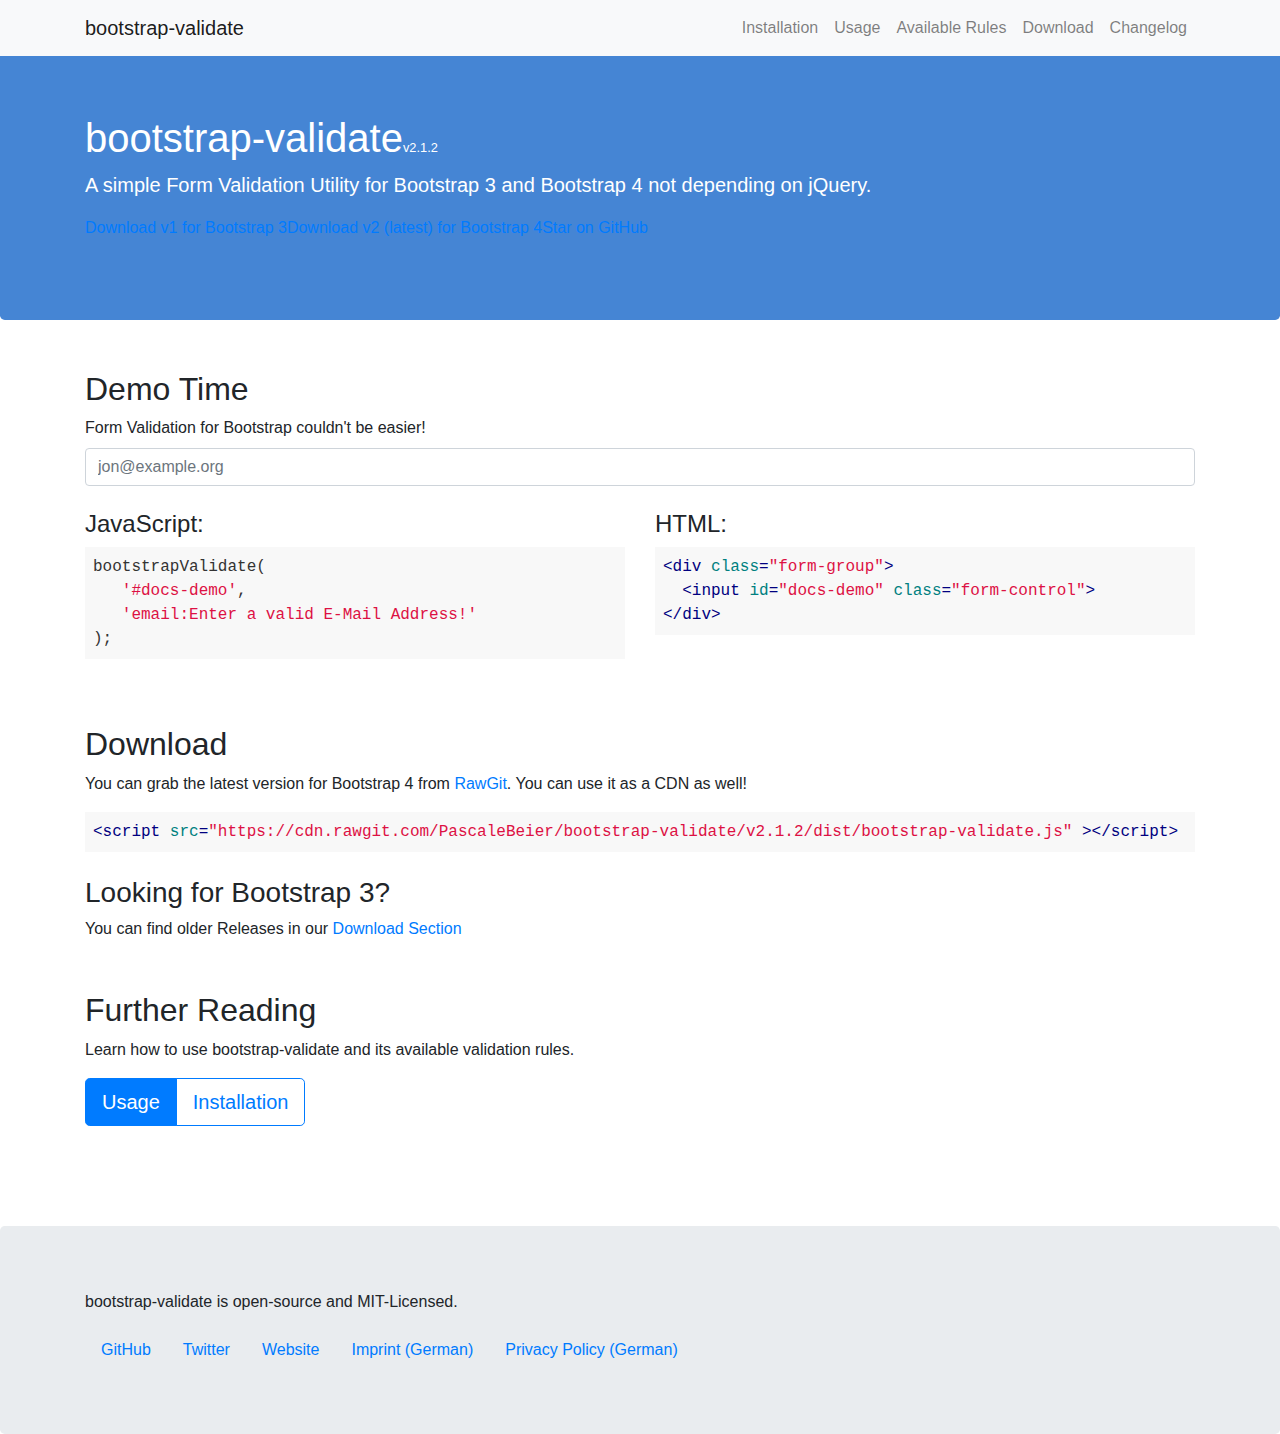
<file: bootstrap-validate/docs/index.html>
<!DOCTYPE html><html lang="en"><head><meta charset="utf-8"><meta http-equiv="x-ua-compatible" content="ie=edge"><title>Documentation: bootstrap-validate</title><meta name="description" content="A simple Form Validation Utility for Bootstrap 3 and Bootstrap 4 not depending on jQuery."><meta name="viewport" content="width=device-width, initial-scale=1.0"><meta name="keywords" content="bootstrap,bootstrap3,bootstrap4,validation,form,validate,form-validation"><link rel="stylesheet" href="assets/main.css"></head></html><body><header class="docs-header"><nav class="navbar navbar-expand-lg navbar-light bg-light fixed-top"><div class="container"><a class="navbar-brand" href="/">bootstrap-validate</a><button class="navbar-toggler" type="button" data-toggle="collapse" data-target="#mainnav" aria-expanded="false"><span class="navbar-toggler-icon"></span></button><div class="collapse navbar-collapse" id="mainnav"><ul class="navbar-nav ml-auto"><li class="nav-item"><a class="nav-link" href="installation.html">Installation</a></li><li class="nav-item"><a class="nav-link" href="usage.html">Usage</a></li><li class="nav-item"><a class="nav-link" href="rules.html">Available Rules</a></li><li class="nav-item"><a class="nav-link" href="download.html">Download</a></li><li class="nav-item"><a class="nav-link" href="changelog.html">Changelog</a></li></ul></div></div></nav><div class="jumbotron"><div class="container"><h1 class="d-inline-block">bootstrap-validate</h1><small class="d-inline-block">v2.1.2</small><p class="lead">A simple Form Validation Utility for Bootstrap 3 and Bootstrap 4 not depending on jQuery.</p><p><a class="github-button" href="https://github.com/PascaleBeier/bootstrap-validate/archive/1.0.11.zip" data-icon="octicon-cloud-download" data-size="large" aria-label="Download bootstrap-validate">Download v1 for Bootstrap 3</a><a class="github-button" href="https://github.com/PascaleBeier/bootstrap-validate/archive/v2.1.2.zip" data-icon="octicon-cloud-download" data-size="large" aria-label="Download bootstrap-validate">Download v2 (latest) for Bootstrap 4</a><a class="github-button" href="https://github.com/PascaleBeier/bootstrap-validate" data-icon="octicon-star" data-size="large" aria-label="Star bootstrap-validate on GitHub">Star on GitHub</a></p></div></div></header><main class="docs-main"><div class="container"><section><h2>Demo Time</h2><div class="form-group"><label for="docs-demo">Form Validation for Bootstrap couldn't be easier!</label><input class="form-control" id="docs-demo" placeholder="jon@example.org"></div></section><div class="row mt-4"><section class="col-md-6"><h4>JavaScript:</h4><pre><code class="javascript">bootstrapValidate(
   '#docs-demo',
   'email:Enter a valid E-Mail Address!'
);</code></pre></section><section class="col-md-6"><h4>HTML:</h4><pre><code class="html">&lt;div class="form-group"&gt;
  &lt;input id="docs-demo" class="form-control"&gt;
&lt;/div&gt;</code></pre></section></div><section><h2>Download</h2><p>You can grab the latest version for Bootstrap 4 from<a href="https://cdn.rawgit.com/PascaleBeier/bootstrap-validate/v2.1.2/dist/bootstrap-validate.js"> RawGit</a>. You can use it as a CDN as well!</p><pre class="mb-4"><code class="html">&lt;script src="https://cdn.rawgit.com/PascaleBeier/bootstrap-validate/v2.1.2/dist/bootstrap-validate.js" &gt;&lt;/script&gt;</code></pre><h3 class="mt-4">Looking for Bootstrap 3?</h3><p>You can find older Releases in our&nbsp;<a href="download.html">Download Section</a></p><section><h2>Further Reading</h2><p>Learn how to use bootstrap-validate and its available validation rules.</p><div class="btn-group btn-group-lg" role="group" aria-label="Where to get started using #{meta.name}"><a class="btn btn-primary" href="usage.html">Usage</a><a class="btn btn-outline-primary" href="installation.html">Installation</a></div></section></section></div></main><footer class="docs-footer jumbotron"><div class="container"><p>bootstrap-validate is open-source and MIT-Licensed.</p><nav class="nav nav-pills"><li class="nav-item" role="presentation"><a class="nav-link" href="https://github.com/PascaleBeier/bootstrap-validate">GitHub</a></li><li class="nav-item" role="presentation"><a class="nav-link" href="https://twitter.com/PascaleBeier">Twitter</a></li><li class="nav-item" role="presentation"><a class="nav-link" href="https://pascalebeier.de">Website</a></li><li class="nav-item" role="presentation"><a class="nav-link" href="https://pascalebeier.de/impressum">Imprint (German)</a></li><li class="nav-item" role="presentation"><a class="nav-link" href="https://pascalebeier.de/datenschutz">Privacy Policy (German)</a></li></nav></div></footer><script async defer src="https://buttons.github.io/buttons.js"></script><script src="assets/main.js"></script><script>window.ga=function(){ga.q.push(arguments)};ga.q=[];ga.l=+new Date;
ga('create','UA-68262372-6','auto');ga('send','pageview')</script><script async defer src="https://www.google-analytics.com/analytics.js"></script><script>bootstrapValidate('#docs-demo', 'email:Enter a valid E-Mail Address!')</script></body>
</file>
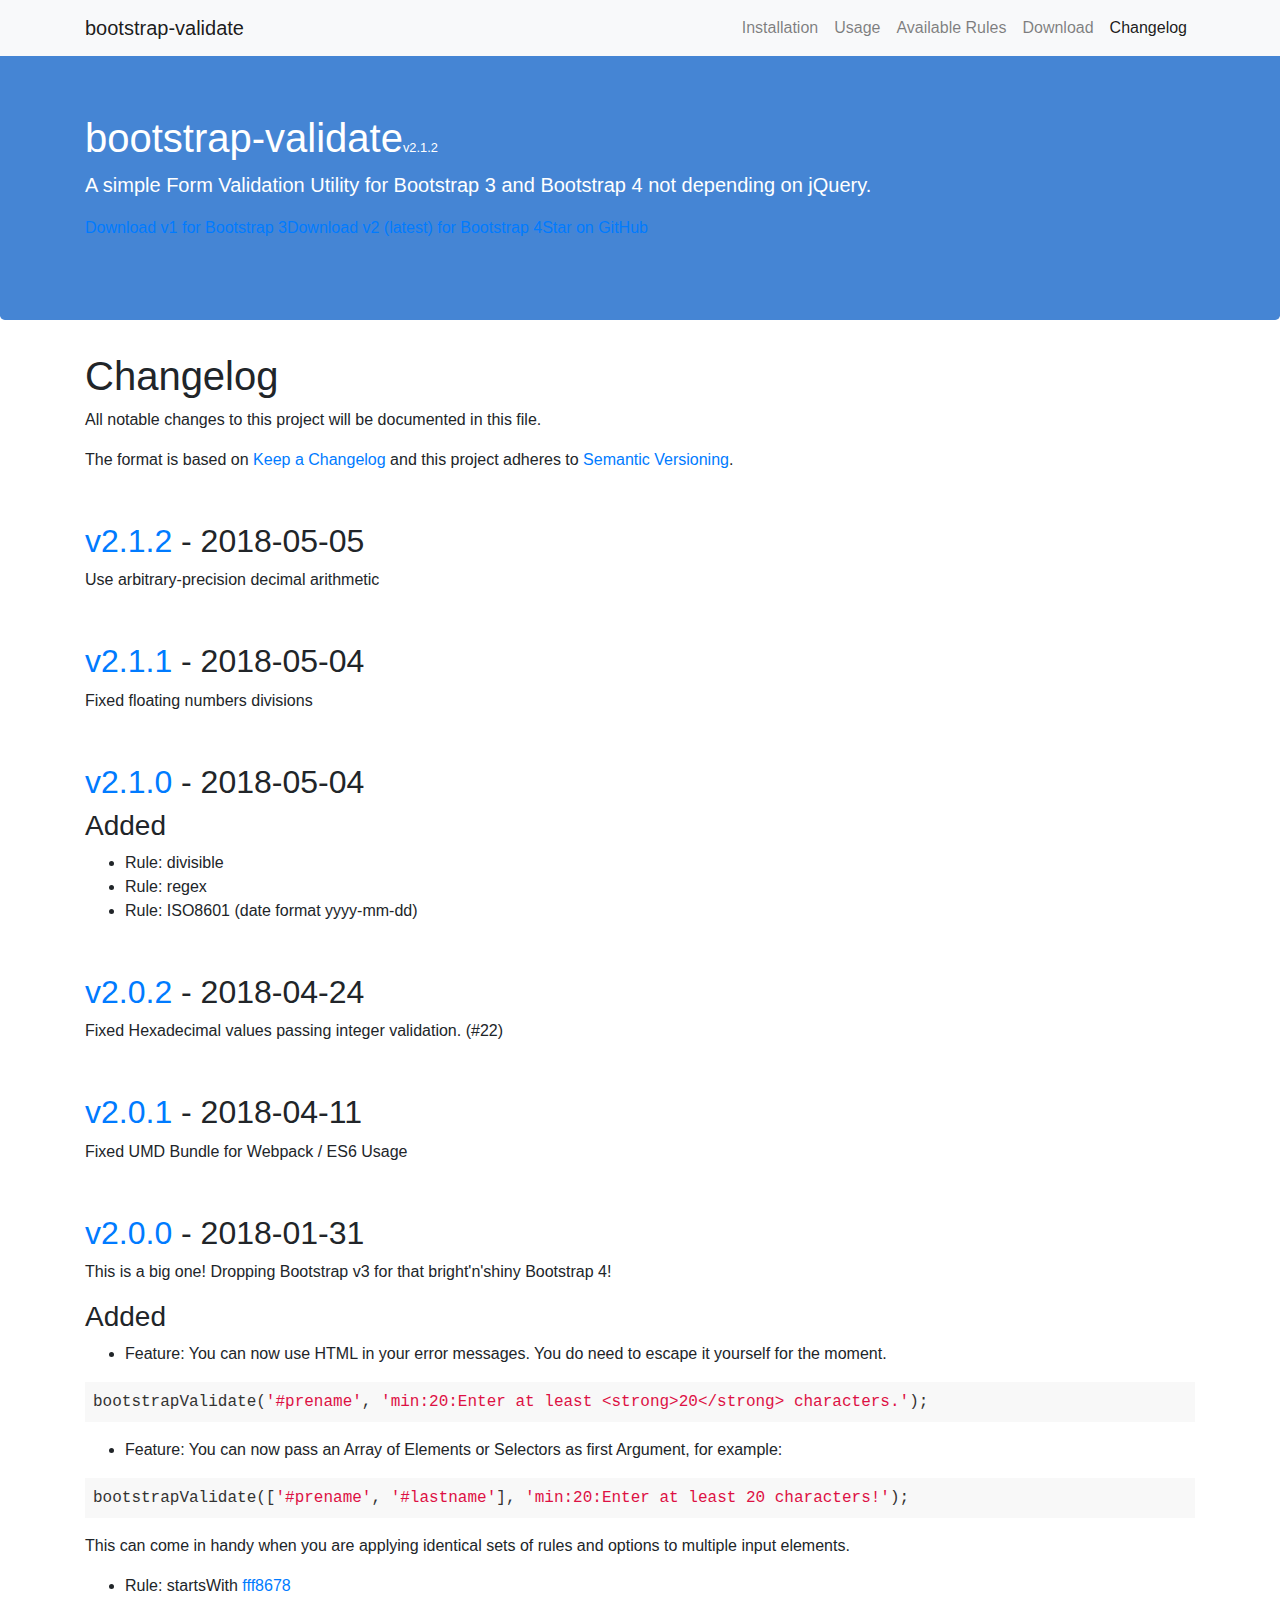
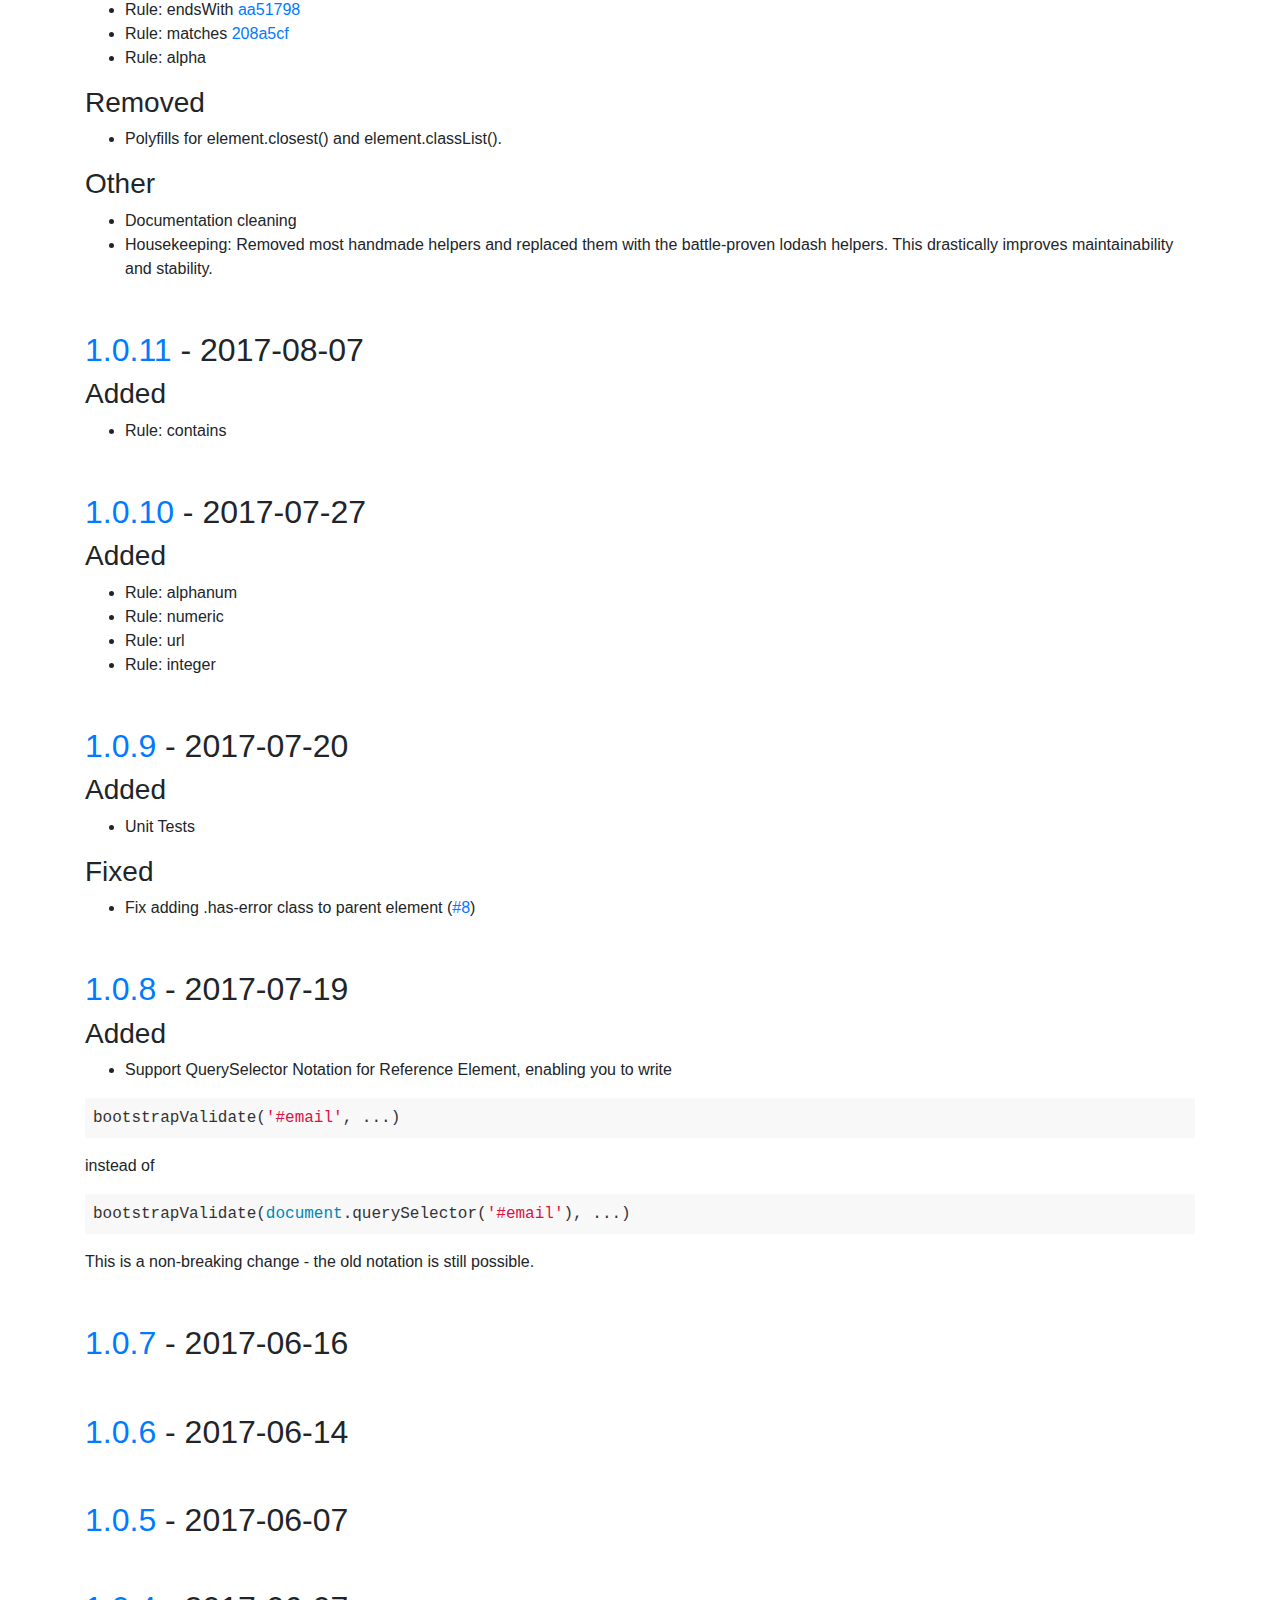
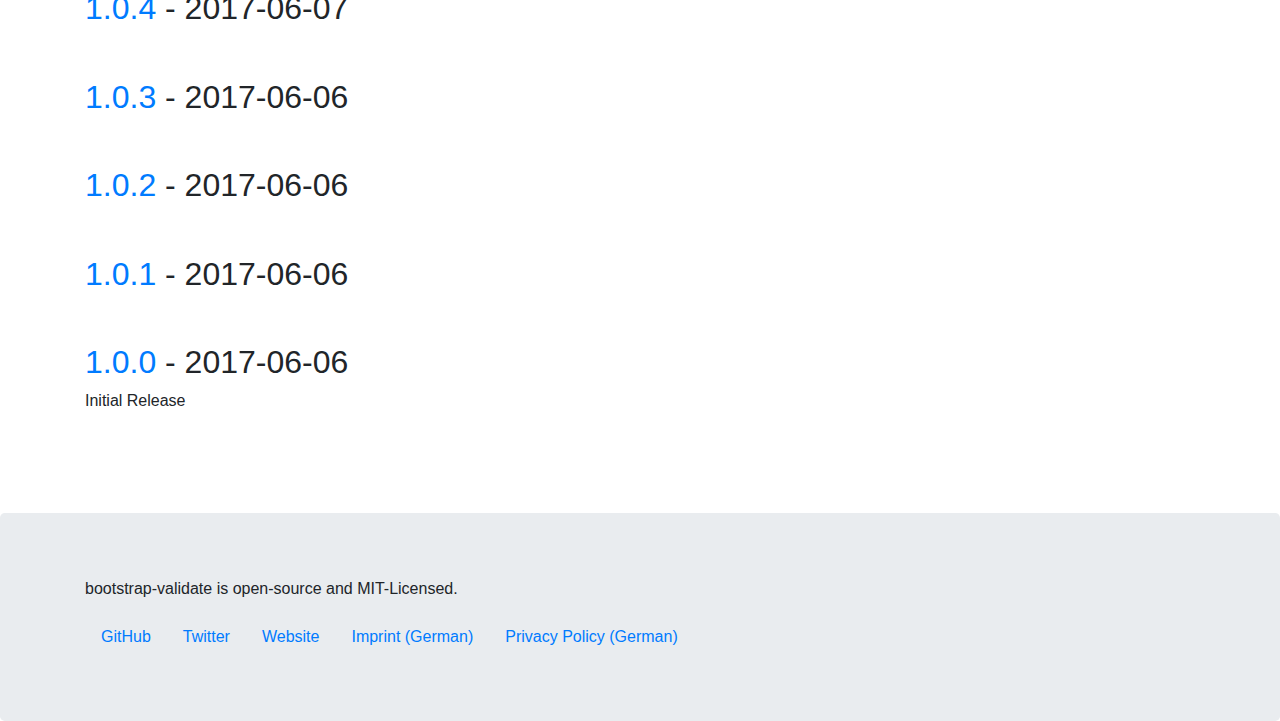
<file: bootstrap-validate/docs/changelog.html>
<!DOCTYPE html><html lang="en"><head><meta charset="utf-8"><meta http-equiv="x-ua-compatible" content="ie=edge"><title>Changelog: bootstrap-validate</title><meta name="description" content="A simple Form Validation Utility for Bootstrap 3 and Bootstrap 4 not depending on jQuery."><meta name="viewport" content="width=device-width, initial-scale=1.0"><meta name="keywords" content="bootstrap,bootstrap3,bootstrap4,validation,form,validate,form-validation"><link rel="stylesheet" href="assets/main.css"></head></html><body><header class="docs-header"><nav class="navbar navbar-expand-lg navbar-light bg-light fixed-top"><div class="container"><a class="navbar-brand" href="/">bootstrap-validate</a><button class="navbar-toggler" type="button" data-toggle="collapse" data-target="#mainnav" aria-expanded="false"><span class="navbar-toggler-icon"></span></button><div class="collapse navbar-collapse" id="mainnav"><ul class="navbar-nav ml-auto"><li class="nav-item"><a class="nav-link" href="installation.html">Installation</a></li><li class="nav-item"><a class="nav-link" href="usage.html">Usage</a></li><li class="nav-item"><a class="nav-link" href="rules.html">Available Rules</a></li><li class="nav-item"><a class="nav-link" href="download.html">Download</a></li><li class="nav-item active"><a class="nav-link" href="changelog.html">Changelog</a></li></ul></div></div></nav><div class="jumbotron"><div class="container"><h1 class="d-inline-block">bootstrap-validate</h1><small class="d-inline-block">v2.1.2</small><p class="lead">A simple Form Validation Utility for Bootstrap 3 and Bootstrap 4 not depending on jQuery.</p><p><a class="github-button" href="https://github.com/PascaleBeier/bootstrap-validate/archive/1.0.11.zip" data-icon="octicon-cloud-download" data-size="large" aria-label="Download bootstrap-validate">Download v1 for Bootstrap 3</a><a class="github-button" href="https://github.com/PascaleBeier/bootstrap-validate/archive/v2.1.2.zip" data-icon="octicon-cloud-download" data-size="large" aria-label="Download bootstrap-validate">Download v2 (latest) for Bootstrap 4</a><a class="github-button" href="https://github.com/PascaleBeier/bootstrap-validate" data-icon="octicon-star" data-size="large" aria-label="Star bootstrap-validate on GitHub">Star on GitHub</a></p></div></div></header><main class="docs-main"><div class="container"><h1>Changelog</h1>
<p>All notable changes to this project will be documented in this file.</p>
<p>The format is based on <a href="http://keepachangelog.com/en/1.0.0/">Keep a Changelog</a>
and this project adheres to <a href="http://semver.org/spec/v2.0.0.html">Semantic Versioning</a>.</p>
<h2><a href="https://github.com/PascaleBeier/bootstrap-validate/compare/v2.1.1...v2.1.2">v2.1.2</a> - 2018-05-05</h2>
<p>Use arbitrary-precision decimal arithmetic</p>
<h2><a href="https://github.com/PascaleBeier/bootstrap-validate/compare/v2.1.0...v2.1.1">v2.1.1</a> - 2018-05-04</h2>
<p>Fixed floating numbers divisions</p>
<h2><a href="https://github.com/PascaleBeier/bootstrap-validate/compare/v2.0.2...v2.1.0">v2.1.0</a> - 2018-05-04</h2>
<h3>Added</h3>
<ul>
<li>Rule: divisible</li>
<li>Rule: regex</li>
<li>Rule: ISO8601 (date format yyyy-mm-dd)</li>
</ul>
<h2><a href="https://github.com/PascaleBeier/bootstrap-validate/compare/v2.0.1...v2.0.2">v2.0.2</a> - 2018-04-24</h2>
<p>Fixed Hexadecimal values passing integer validation. (#22)</p>
<h2><a href="https://github.com/PascaleBeier/bootstrap-validate/compare/v2.0.0...v2.0.1">v2.0.1</a> - 2018-04-11</h2>
<p>Fixed UMD Bundle for Webpack / ES6 Usage</p>
<h2><a href="https://github.com/PascaleBeier/bootstrap-validate/compare/1.0.11...v2.0.0">v2.0.0</a> - 2018-01-31</h2>
<p>This is a big one! Dropping Bootstrap v3 for that bright'n'shiny Bootstrap 4!</p>
<h3>Added</h3>
<ul>
<li>Feature: You can now use HTML in your error messages. You do need to escape it yourself for the moment.</li>
</ul>
<pre><code class="language-javascript">bootstrapValidate('#prename', 'min:20:Enter at least &lt;strong&gt;20&lt;/strong&gt; characters.');
</code></pre>
<ul>
<li>Feature: You can now pass an Array of Elements or Selectors as first Argument, for example:</li>
</ul>
<pre><code class="language-javascript">bootstrapValidate(['#prename', '#lastname'], 'min:20:Enter at least 20 characters!');
</code></pre>
<p>This can come in handy when you are applying identical sets of rules and options to multiple input elements.</p>
<ul>
<li>Rule: startsWith <a href="https://github.com/PascaleBeier/bootstrap-validate/commit/fff867887914a97876ae66c0b4867d46c17a02b6">fff8678</a></li>
<li>Rule: endsWith <a href="https://github.com/PascaleBeier/bootstrap-validate/commit/aa51798fd7702183c683021a60fb8705e0306d2b">aa51798</a></li>
<li>Rule: matches <a href="https://github.com/PascaleBeier/bootstrap-validate/commit/208a5cf7ab17add9da153addcdcf90eefb9529be">208a5cf</a></li>
<li>Rule: alpha</li>
</ul>
<h3>Removed</h3>
<ul>
<li>Polyfills for element.closest() and element.classList().</li>
</ul>
<h3>Other</h3>
<ul>
<li>Documentation cleaning</li>
<li>Housekeeping: Removed most handmade helpers and replaced them with the battle-proven lodash helpers. This drastically improves maintainability and stability.</li>
</ul>
<h2><a href="https://github.com/PascaleBeier/bootstrap-validate/compare/1.0.10...1.0.11">1.0.11</a> - 2017-08-07</h2>
<h3>Added</h3>
<ul>
<li>Rule: contains</li>
</ul>
<h2><a href="https://github.com/PascaleBeier/bootstrap-validate/compare/1.0.9...1.0.10">1.0.10</a> - 2017-07-27</h2>
<h3>Added</h3>
<ul>
<li>Rule: alphanum</li>
<li>Rule: numeric</li>
<li>Rule: url</li>
<li>Rule: integer</li>
</ul>
<h2><a href="https://github.com/PascaleBeier/bootstrap-validate/compare/1.0.8...1.0.9">1.0.9</a> - 2017-07-20</h2>
<h3>Added</h3>
<ul>
<li>Unit Tests</li>
</ul>
<h3>Fixed</h3>
<ul>
<li>Fix adding .has-error class to parent element (<a href="https://github.com/PascaleBeier/bootstrap-validate/issues/8">#8</a>)</li>
</ul>
<h2><a href="https://github.com/PascaleBeier/bootstrap-validate/compare/1.0.7...1.0.8">1.0.8</a> - 2017-07-19</h2>
<h3>Added</h3>
<ul>
<li>Support QuerySelector Notation for Reference Element, enabling you to write</li>
</ul>
<pre><code class="language-js">bootstrapValidate('#email', ...)
</code></pre>
<p>instead of</p>
<pre><code class="language-js">bootstrapValidate(document.querySelector('#email'), ...)
</code></pre>
<p>This is a non-breaking change - the old notation is still possible.</p>
<h2><a href="https://github.com/PascaleBeier/bootstrap-validate/compare/1.0.6...1.0.7">1.0.7</a> - 2017-06-16</h2>
<h2><a href="https://github.com/PascaleBeier/bootstrap-validate/compare/1.0.5...1.0.6">1.0.6</a> - 2017-06-14</h2>
<h2><a href="https://github.com/PascaleBeier/bootstrap-validate/compare/1.0.4...1.0.5">1.0.5</a> - 2017-06-07</h2>
<h2><a href="https://github.com/PascaleBeier/bootstrap-validate/compare/1.0.3...1.0.4">1.0.4</a> - 2017-06-07</h2>
<h2><a href="https://github.com/PascaleBeier/bootstrap-validate/compare/1.0.2...1.0.3">1.0.3</a> - 2017-06-06</h2>
<h2><a href="https://github.com/PascaleBeier/bootstrap-validate/compare/1.0.1...1.0.2">1.0.2</a> - 2017-06-06</h2>
<h2><a href="https://github.com/PascaleBeier/bootstrap-validate/compare/1.0.0...1.0.1">1.0.1</a> - 2017-06-06</h2>
<h2><a href="https://github.com/PascaleBeier/bootstrap-validate/commit/aa4fbffa625dc389292cc1246bd04573f9371e93">1.0.0</a> - 2017-06-06</h2>
<blockquote>
<p>Initial Release</p>
</blockquote>
</div></main><footer class="docs-footer jumbotron"><div class="container"><p>bootstrap-validate is open-source and MIT-Licensed.</p><nav class="nav nav-pills"><li class="nav-item" role="presentation"><a class="nav-link" href="https://github.com/PascaleBeier/bootstrap-validate">GitHub</a></li><li class="nav-item" role="presentation"><a class="nav-link" href="https://twitter.com/PascaleBeier">Twitter</a></li><li class="nav-item" role="presentation"><a class="nav-link" href="https://pascalebeier.de">Website</a></li><li class="nav-item" role="presentation"><a class="nav-link" href="https://pascalebeier.de/impressum">Imprint (German)</a></li><li class="nav-item" role="presentation"><a class="nav-link" href="https://pascalebeier.de/datenschutz">Privacy Policy (German)</a></li></nav></div></footer><script async defer src="https://buttons.github.io/buttons.js"></script><script src="assets/main.js"></script><script>window.ga=function(){ga.q.push(arguments)};ga.q=[];ga.l=+new Date;
ga('create','UA-68262372-6','auto');ga('send','pageview')</script><script async defer src="https://www.google-analytics.com/analytics.js"></script></body>
</file>
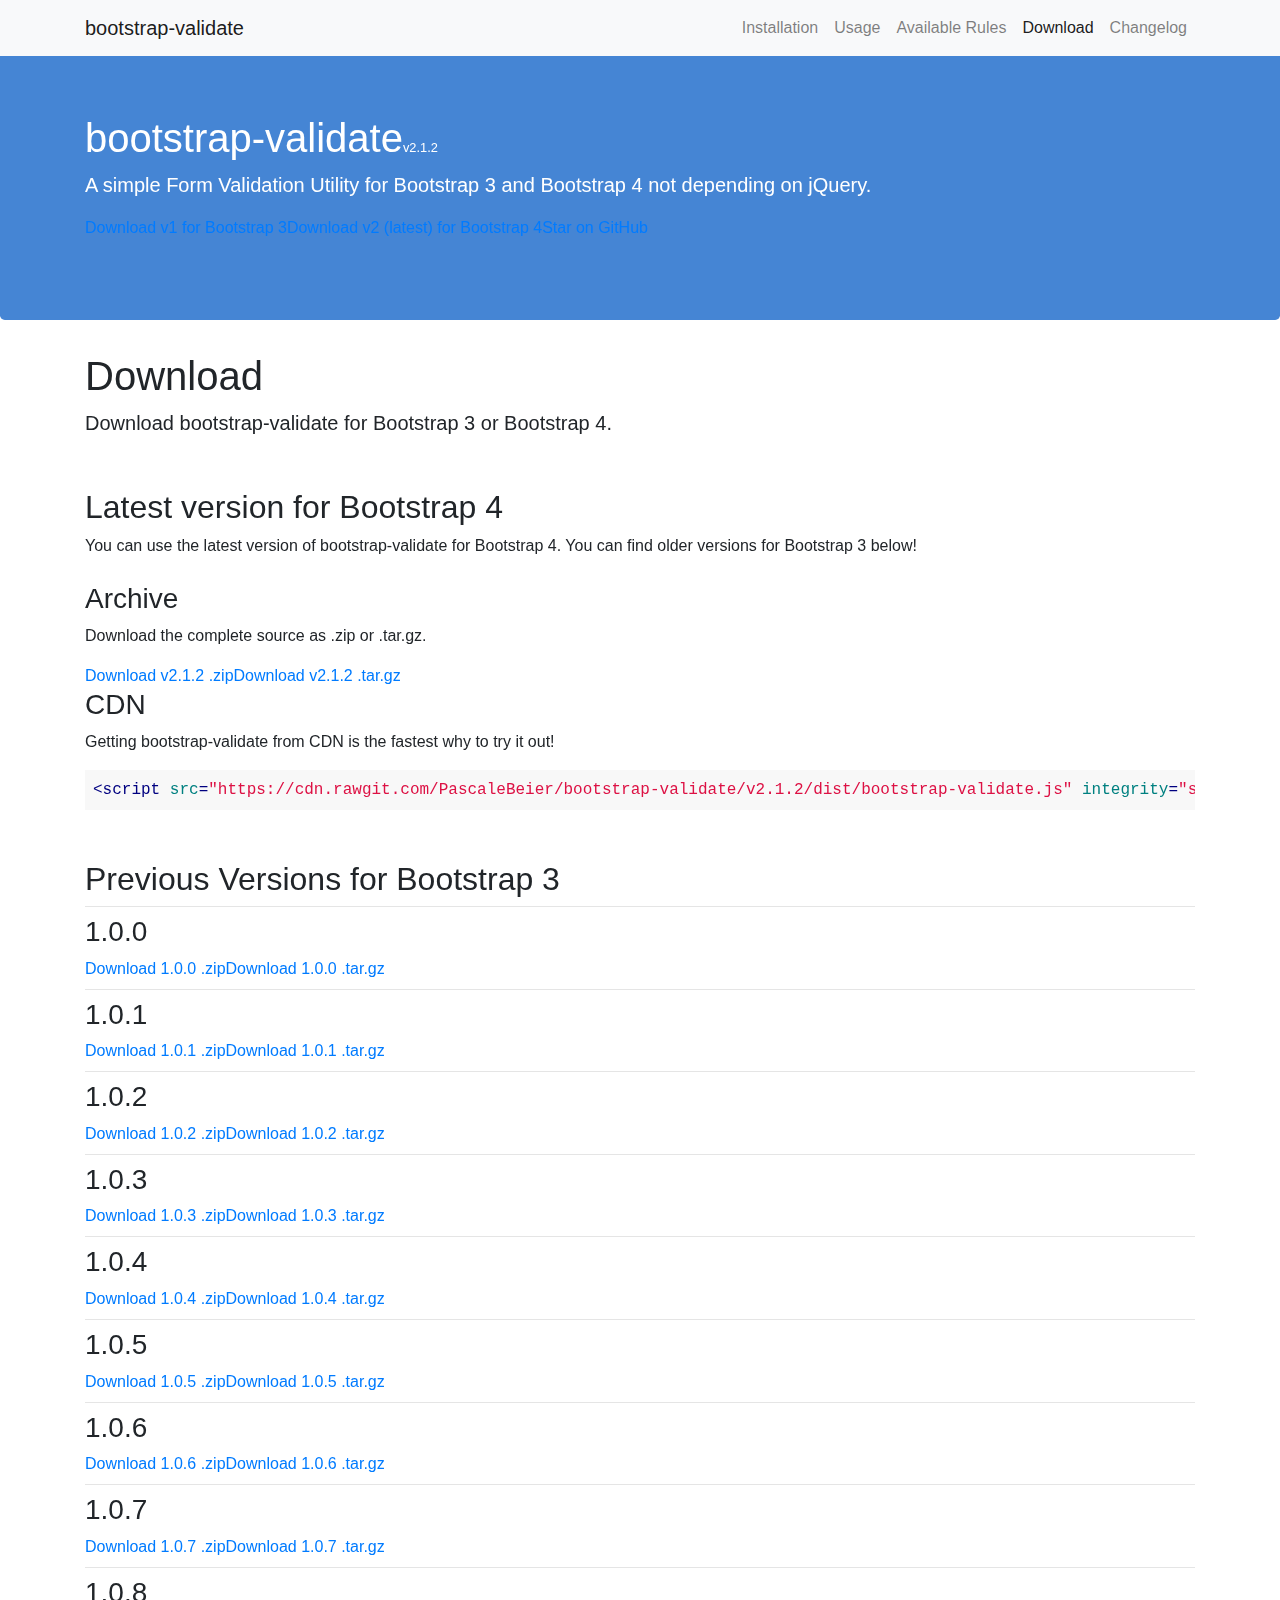
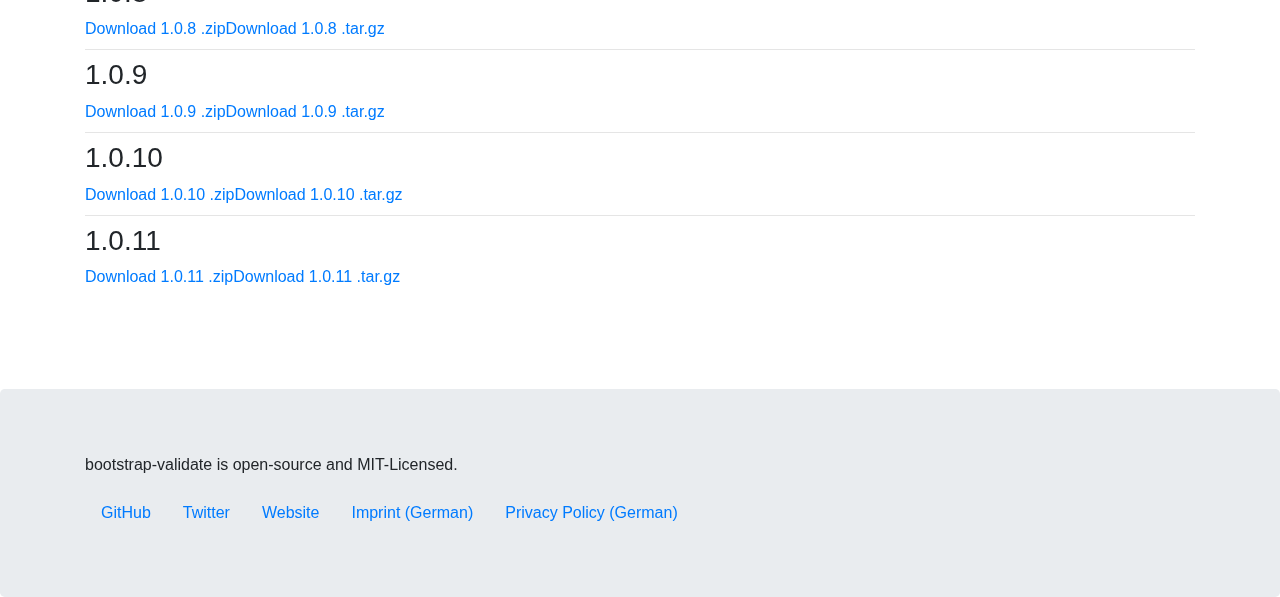
<file: bootstrap-validate/docs/download.html>
<!DOCTYPE html><html lang="en"><head><meta charset="utf-8"><meta http-equiv="x-ua-compatible" content="ie=edge"><title>Download: bootstrap-validate</title><meta name="description" content="Download bootstrap-validate for Bootstrap 3 or Bootstrap 4."><meta name="viewport" content="width=device-width, initial-scale=1.0"><meta name="keywords" content="bootstrap,bootstrap3,bootstrap4,validation,form,validate,form-validation"><link rel="stylesheet" href="assets/main.css"></head></html><body><header class="docs-header"><nav class="navbar navbar-expand-lg navbar-light bg-light fixed-top"><div class="container"><a class="navbar-brand" href="/">bootstrap-validate</a><button class="navbar-toggler" type="button" data-toggle="collapse" data-target="#mainnav" aria-expanded="false"><span class="navbar-toggler-icon"></span></button><div class="collapse navbar-collapse" id="mainnav"><ul class="navbar-nav ml-auto"><li class="nav-item"><a class="nav-link" href="installation.html">Installation</a></li><li class="nav-item"><a class="nav-link" href="usage.html">Usage</a></li><li class="nav-item"><a class="nav-link" href="rules.html">Available Rules</a></li><li class="nav-item active"><a class="nav-link" href="download.html">Download</a></li><li class="nav-item"><a class="nav-link" href="changelog.html">Changelog</a></li></ul></div></div></nav><div class="jumbotron"><div class="container"><h1 class="d-inline-block">bootstrap-validate</h1><small class="d-inline-block">v2.1.2</small><p class="lead">A simple Form Validation Utility for Bootstrap 3 and Bootstrap 4 not depending on jQuery.</p><p><a class="github-button" href="https://github.com/PascaleBeier/bootstrap-validate/archive/1.0.11.zip" data-icon="octicon-cloud-download" data-size="large" aria-label="Download bootstrap-validate">Download v1 for Bootstrap 3</a><a class="github-button" href="https://github.com/PascaleBeier/bootstrap-validate/archive/v2.1.2.zip" data-icon="octicon-cloud-download" data-size="large" aria-label="Download bootstrap-validate">Download v2 (latest) for Bootstrap 4</a><a class="github-button" href="https://github.com/PascaleBeier/bootstrap-validate" data-icon="octicon-star" data-size="large" aria-label="Star bootstrap-validate on GitHub">Star on GitHub</a></p></div></div></header><main class="docs-main"><div class="container"><h1 class="page-header">Download</h1><p class="lead">Download bootstrap-validate for Bootstrap 3 or Bootstrap 4.</p><h2>Latest version for Bootstrap 4</h2><p class="mb-4">You can use the latest version of bootstrap-validate for Bootstrap 4. You can find older versions for Bootstrap 3 below!</p><h3>Archive</h3><p>Download the complete source as .zip or .tar.gz.</p><a class="github-button" href="https://github.com/PascaleBeier/bootstrap-validate/archive/v2.1.2.zip" data-icon="octicon-cloud-download">Download v2.1.2 .zip</a><a class="github-button" href="https://github.com/PascaleBeier/bootstrap-validate/archive/v2.1.2.tar.gz" data-icon="octicon-cloud-download">Download v2.1.2 .tar.gz</a><h3>CDN</h3><p>Getting bootstrap-validate from CDN is the fastest why to try it out!</p><pre><code class="html">&lt;script src="https://cdn.rawgit.com/PascaleBeier/bootstrap-validate/v2.1.2/dist/bootstrap-validate.js" integrity="sha384-Mdg4vWje/mL9Q7zo0ThF20z6u2qkn4F2+2/0hUzYqhV7jAQVyhuerLUbplu63KuK" crossorigin="anonymous"&gt;&lt;/script&gt;</code></pre><h2>Previous Versions for Bootstrap 3</h2><hr class="my-2"><h3>1.0.0</h3><a class="github-button" href="https://github.com/PascaleBeier/bootstrap-validate/archive/1.0.0.zip" data-icon="octicon-cloud-download">Download 1.0.0 .zip</a><a class="github-button" href="https://github.com/PascaleBeier/bootstrap-validate/archive/1.0.0.tar.gz" data-icon="octicon-cloud-download">Download 1.0.0 .tar.gz</a><hr class="my-2"><h3>1.0.1</h3><a class="github-button" href="https://github.com/PascaleBeier/bootstrap-validate/archive/1.0.1.zip" data-icon="octicon-cloud-download">Download 1.0.1 .zip</a><a class="github-button" href="https://github.com/PascaleBeier/bootstrap-validate/archive/1.0.1.tar.gz" data-icon="octicon-cloud-download">Download 1.0.1 .tar.gz</a><hr class="my-2"><h3>1.0.2</h3><a class="github-button" href="https://github.com/PascaleBeier/bootstrap-validate/archive/1.0.2.zip" data-icon="octicon-cloud-download">Download 1.0.2 .zip</a><a class="github-button" href="https://github.com/PascaleBeier/bootstrap-validate/archive/1.0.2.tar.gz" data-icon="octicon-cloud-download">Download 1.0.2 .tar.gz</a><hr class="my-2"><h3>1.0.3</h3><a class="github-button" href="https://github.com/PascaleBeier/bootstrap-validate/archive/1.0.3.zip" data-icon="octicon-cloud-download">Download 1.0.3 .zip</a><a class="github-button" href="https://github.com/PascaleBeier/bootstrap-validate/archive/1.0.3.tar.gz" data-icon="octicon-cloud-download">Download 1.0.3 .tar.gz</a><hr class="my-2"><h3>1.0.4</h3><a class="github-button" href="https://github.com/PascaleBeier/bootstrap-validate/archive/1.0.4.zip" data-icon="octicon-cloud-download">Download 1.0.4 .zip</a><a class="github-button" href="https://github.com/PascaleBeier/bootstrap-validate/archive/1.0.4.tar.gz" data-icon="octicon-cloud-download">Download 1.0.4 .tar.gz</a><hr class="my-2"><h3>1.0.5</h3><a class="github-button" href="https://github.com/PascaleBeier/bootstrap-validate/archive/1.0.5.zip" data-icon="octicon-cloud-download">Download 1.0.5 .zip</a><a class="github-button" href="https://github.com/PascaleBeier/bootstrap-validate/archive/1.0.5.tar.gz" data-icon="octicon-cloud-download">Download 1.0.5 .tar.gz</a><hr class="my-2"><h3>1.0.6</h3><a class="github-button" href="https://github.com/PascaleBeier/bootstrap-validate/archive/1.0.6.zip" data-icon="octicon-cloud-download">Download 1.0.6 .zip</a><a class="github-button" href="https://github.com/PascaleBeier/bootstrap-validate/archive/1.0.6.tar.gz" data-icon="octicon-cloud-download">Download 1.0.6 .tar.gz</a><hr class="my-2"><h3>1.0.7</h3><a class="github-button" href="https://github.com/PascaleBeier/bootstrap-validate/archive/1.0.7.zip" data-icon="octicon-cloud-download">Download 1.0.7 .zip</a><a class="github-button" href="https://github.com/PascaleBeier/bootstrap-validate/archive/1.0.7.tar.gz" data-icon="octicon-cloud-download">Download 1.0.7 .tar.gz</a><hr class="my-2"><h3>1.0.8</h3><a class="github-button" href="https://github.com/PascaleBeier/bootstrap-validate/archive/1.0.8.zip" data-icon="octicon-cloud-download">Download 1.0.8 .zip</a><a class="github-button" href="https://github.com/PascaleBeier/bootstrap-validate/archive/1.0.8.tar.gz" data-icon="octicon-cloud-download">Download 1.0.8 .tar.gz</a><hr class="my-2"><h3>1.0.9</h3><a class="github-button" href="https://github.com/PascaleBeier/bootstrap-validate/archive/1.0.9.zip" data-icon="octicon-cloud-download">Download 1.0.9 .zip</a><a class="github-button" href="https://github.com/PascaleBeier/bootstrap-validate/archive/1.0.9.tar.gz" data-icon="octicon-cloud-download">Download 1.0.9 .tar.gz</a><hr class="my-2"><h3>1.0.10</h3><a class="github-button" href="https://github.com/PascaleBeier/bootstrap-validate/archive/1.0.10.zip" data-icon="octicon-cloud-download">Download 1.0.10 .zip</a><a class="github-button" href="https://github.com/PascaleBeier/bootstrap-validate/archive/1.0.10.tar.gz" data-icon="octicon-cloud-download">Download 1.0.10 .tar.gz</a><hr class="my-2"><h3>1.0.11</h3><a class="github-button" href="https://github.com/PascaleBeier/bootstrap-validate/archive/1.0.11.zip" data-icon="octicon-cloud-download">Download 1.0.11 .zip</a><a class="github-button" href="https://github.com/PascaleBeier/bootstrap-validate/archive/1.0.11.tar.gz" data-icon="octicon-cloud-download">Download 1.0.11 .tar.gz</a></div></main><footer class="docs-footer jumbotron"><div class="container"><p>bootstrap-validate is open-source and MIT-Licensed.</p><nav class="nav nav-pills"><li class="nav-item" role="presentation"><a class="nav-link" href="https://github.com/PascaleBeier/bootstrap-validate">GitHub</a></li><li class="nav-item" role="presentation"><a class="nav-link" href="https://twitter.com/PascaleBeier">Twitter</a></li><li class="nav-item" role="presentation"><a class="nav-link" href="https://pascalebeier.de">Website</a></li><li class="nav-item" role="presentation"><a class="nav-link" href="https://pascalebeier.de/impressum">Imprint (German)</a></li><li class="nav-item" role="presentation"><a class="nav-link" href="https://pascalebeier.de/datenschutz">Privacy Policy (German)</a></li></nav></div></footer><script async defer src="https://buttons.github.io/buttons.js"></script><script src="assets/main.js"></script><script>window.ga=function(){ga.q.push(arguments)};ga.q=[];ga.l=+new Date;
ga('create','UA-68262372-6','auto');ga('send','pageview')</script><script async defer src="https://www.google-analytics.com/analytics.js"></script></body>
</file>
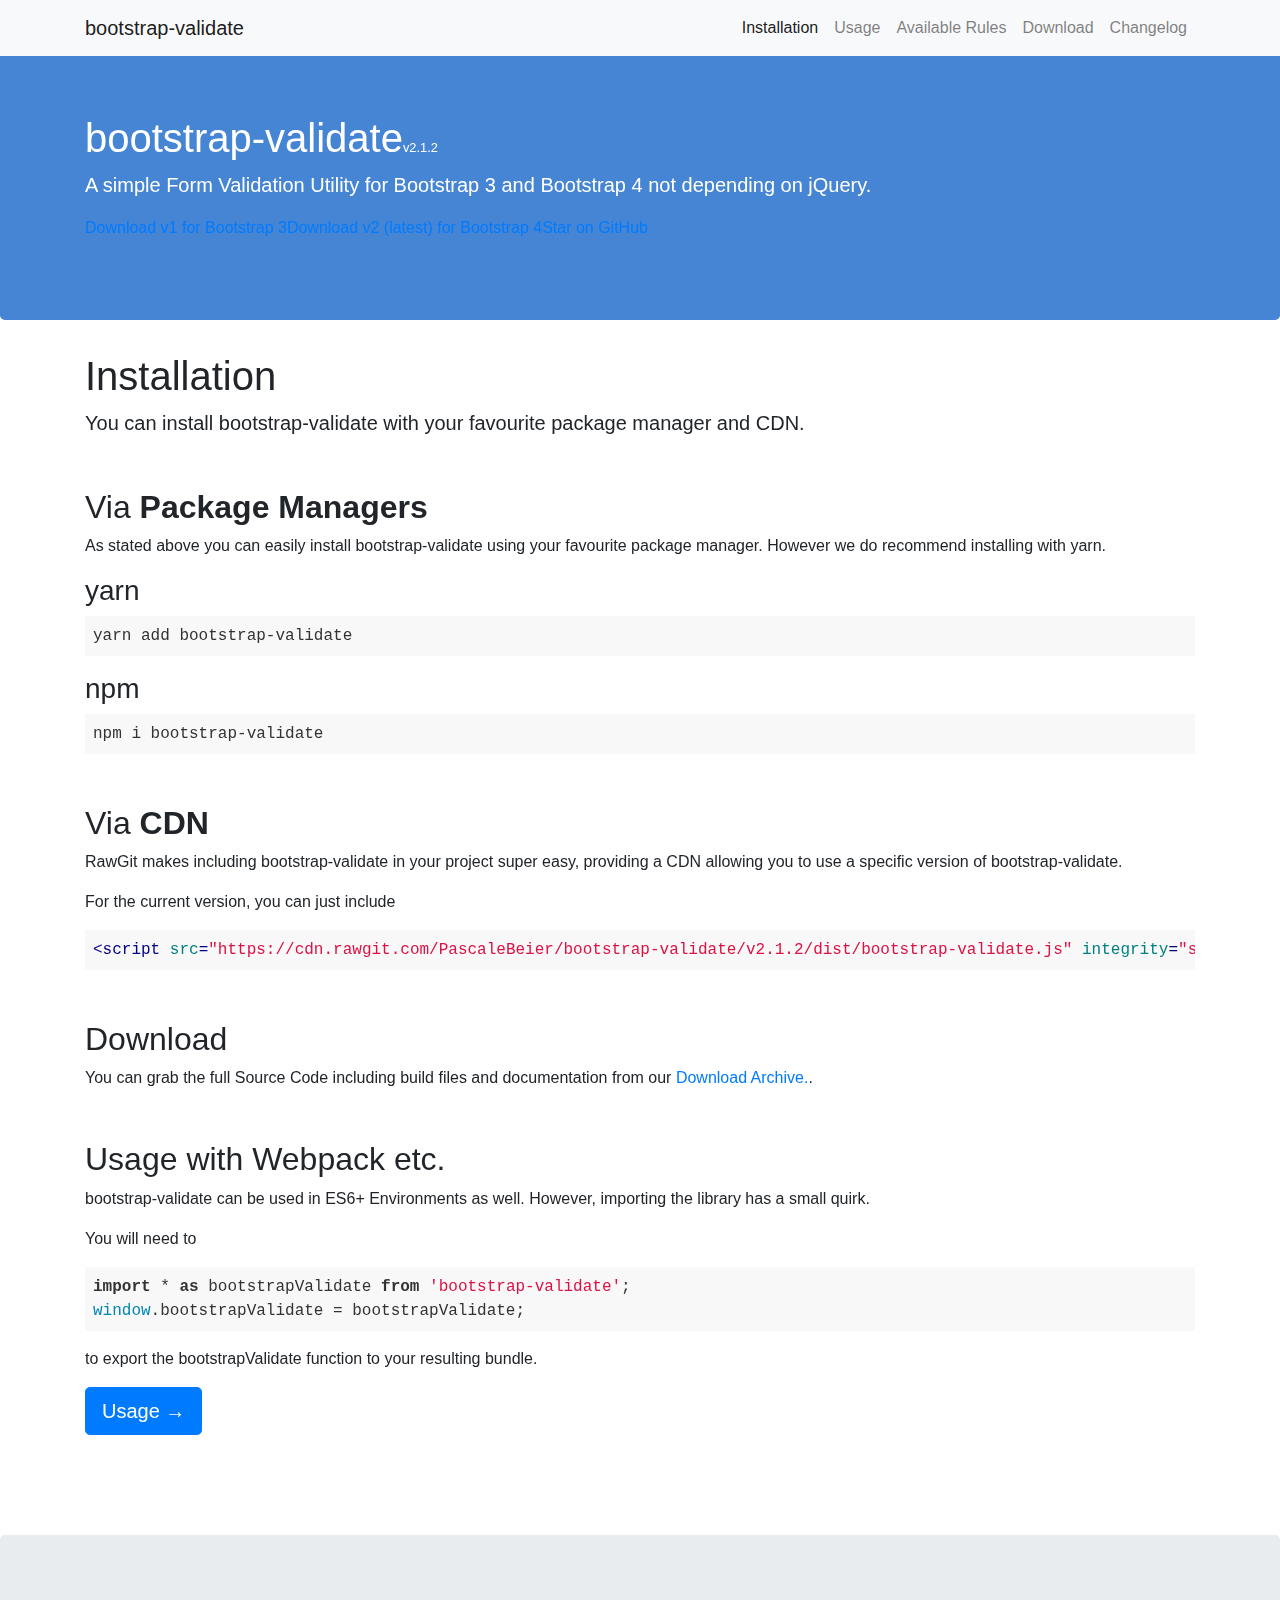
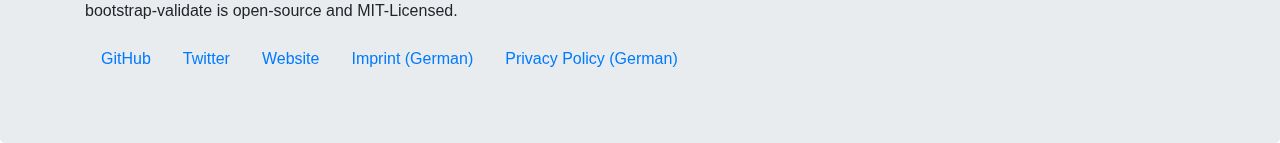
<file: bootstrap-validate/docs/installation.html>
<!DOCTYPE html><html lang="en"><head><meta charset="utf-8"><meta http-equiv="x-ua-compatible" content="ie=edge"><title>Installation: bootstrap-validate</title><meta name="description" content="You can install bootstrap-validate with your favourite package manager and CDN."><meta name="viewport" content="width=device-width, initial-scale=1.0"><meta name="keywords" content="bootstrap,bootstrap3,bootstrap4,validation,form,validate,form-validation"><link rel="stylesheet" href="assets/main.css"></head></html><body><header class="docs-header"><nav class="navbar navbar-expand-lg navbar-light bg-light fixed-top"><div class="container"><a class="navbar-brand" href="/">bootstrap-validate</a><button class="navbar-toggler" type="button" data-toggle="collapse" data-target="#mainnav" aria-expanded="false"><span class="navbar-toggler-icon"></span></button><div class="collapse navbar-collapse" id="mainnav"><ul class="navbar-nav ml-auto"><li class="nav-item active"><a class="nav-link" href="installation.html">Installation</a></li><li class="nav-item"><a class="nav-link" href="usage.html">Usage</a></li><li class="nav-item"><a class="nav-link" href="rules.html">Available Rules</a></li><li class="nav-item"><a class="nav-link" href="download.html">Download</a></li><li class="nav-item"><a class="nav-link" href="changelog.html">Changelog</a></li></ul></div></div></nav><div class="jumbotron"><div class="container"><h1 class="d-inline-block">bootstrap-validate</h1><small class="d-inline-block">v2.1.2</small><p class="lead">A simple Form Validation Utility for Bootstrap 3 and Bootstrap 4 not depending on jQuery.</p><p><a class="github-button" href="https://github.com/PascaleBeier/bootstrap-validate/archive/1.0.11.zip" data-icon="octicon-cloud-download" data-size="large" aria-label="Download bootstrap-validate">Download v1 for Bootstrap 3</a><a class="github-button" href="https://github.com/PascaleBeier/bootstrap-validate/archive/v2.1.2.zip" data-icon="octicon-cloud-download" data-size="large" aria-label="Download bootstrap-validate">Download v2 (latest) for Bootstrap 4</a><a class="github-button" href="https://github.com/PascaleBeier/bootstrap-validate" data-icon="octicon-star" data-size="large" aria-label="Star bootstrap-validate on GitHub">Star on GitHub</a></p></div></div></header><main class="docs-main"><div class="container"><h1 class="page-header">Installation</h1><p class="lead">You can install bootstrap-validate with your favourite package manager and CDN.</p><h2>Via<strong>   Package Managers</strong></h2><p>As stated above you can easily install bootstrap-validate using your favourite package manager. However we do recommend installing with yarn.</p><h3>yarn</h3><pre><code class="bash">yarn add bootstrap-validate</code></pre><h3>npm</h3><pre><code class="bash">npm i bootstrap-validate</code></pre><h2>Via<strong>   CDN</strong></h2><p>RawGit makes including bootstrap-validate in your project super easy, providing a CDN allowing you to use a specific version of bootstrap-validate.</p><p>For the current version, you can just include</p><pre><code class="html">&lt;script src="https://cdn.rawgit.com/PascaleBeier/bootstrap-validate/v2.1.2/dist/bootstrap-validate.js" integrity="sha384-Mdg4vWje/mL9Q7zo0ThF20z6u2qkn4F2+2/0hUzYqhV7jAQVyhuerLUbplu63KuK" crossorigin="anonymous"&gt;&lt;/script&gt;</code></pre><h2>Download</h2><p>You can grab the full Source Code including build files and documentation from our&nbsp;<a href="download.html">Download Archive.</a>.</p><h2>Usage with Webpack etc.</h2><p>bootstrap-validate can be used in ES6+ Environments as well. However, importing the library has a small quirk.</p><p>You will need to</p><pre><code class="javascript">import * as bootstrapValidate from 'bootstrap-validate';
window.bootstrapValidate = bootstrapValidate;</code></pre><p>to export the bootstrapValidate function to your resulting bundle.</p><a class="btn btn-lg btn-primary pull-right" href="usage.html">Usage →</a></div></main><footer class="docs-footer jumbotron"><div class="container"><p>bootstrap-validate is open-source and MIT-Licensed.</p><nav class="nav nav-pills"><li class="nav-item" role="presentation"><a class="nav-link" href="https://github.com/PascaleBeier/bootstrap-validate">GitHub</a></li><li class="nav-item" role="presentation"><a class="nav-link" href="https://twitter.com/PascaleBeier">Twitter</a></li><li class="nav-item" role="presentation"><a class="nav-link" href="https://pascalebeier.de">Website</a></li><li class="nav-item" role="presentation"><a class="nav-link" href="https://pascalebeier.de/impressum">Imprint (German)</a></li><li class="nav-item" role="presentation"><a class="nav-link" href="https://pascalebeier.de/datenschutz">Privacy Policy (German)</a></li></nav></div></footer><script async defer src="https://buttons.github.io/buttons.js"></script><script src="assets/main.js"></script><script>window.ga=function(){ga.q.push(arguments)};ga.q=[];ga.l=+new Date;
ga('create','UA-68262372-6','auto');ga('send','pageview')</script><script async defer src="https://www.google-analytics.com/analytics.js"></script></body>
</file>
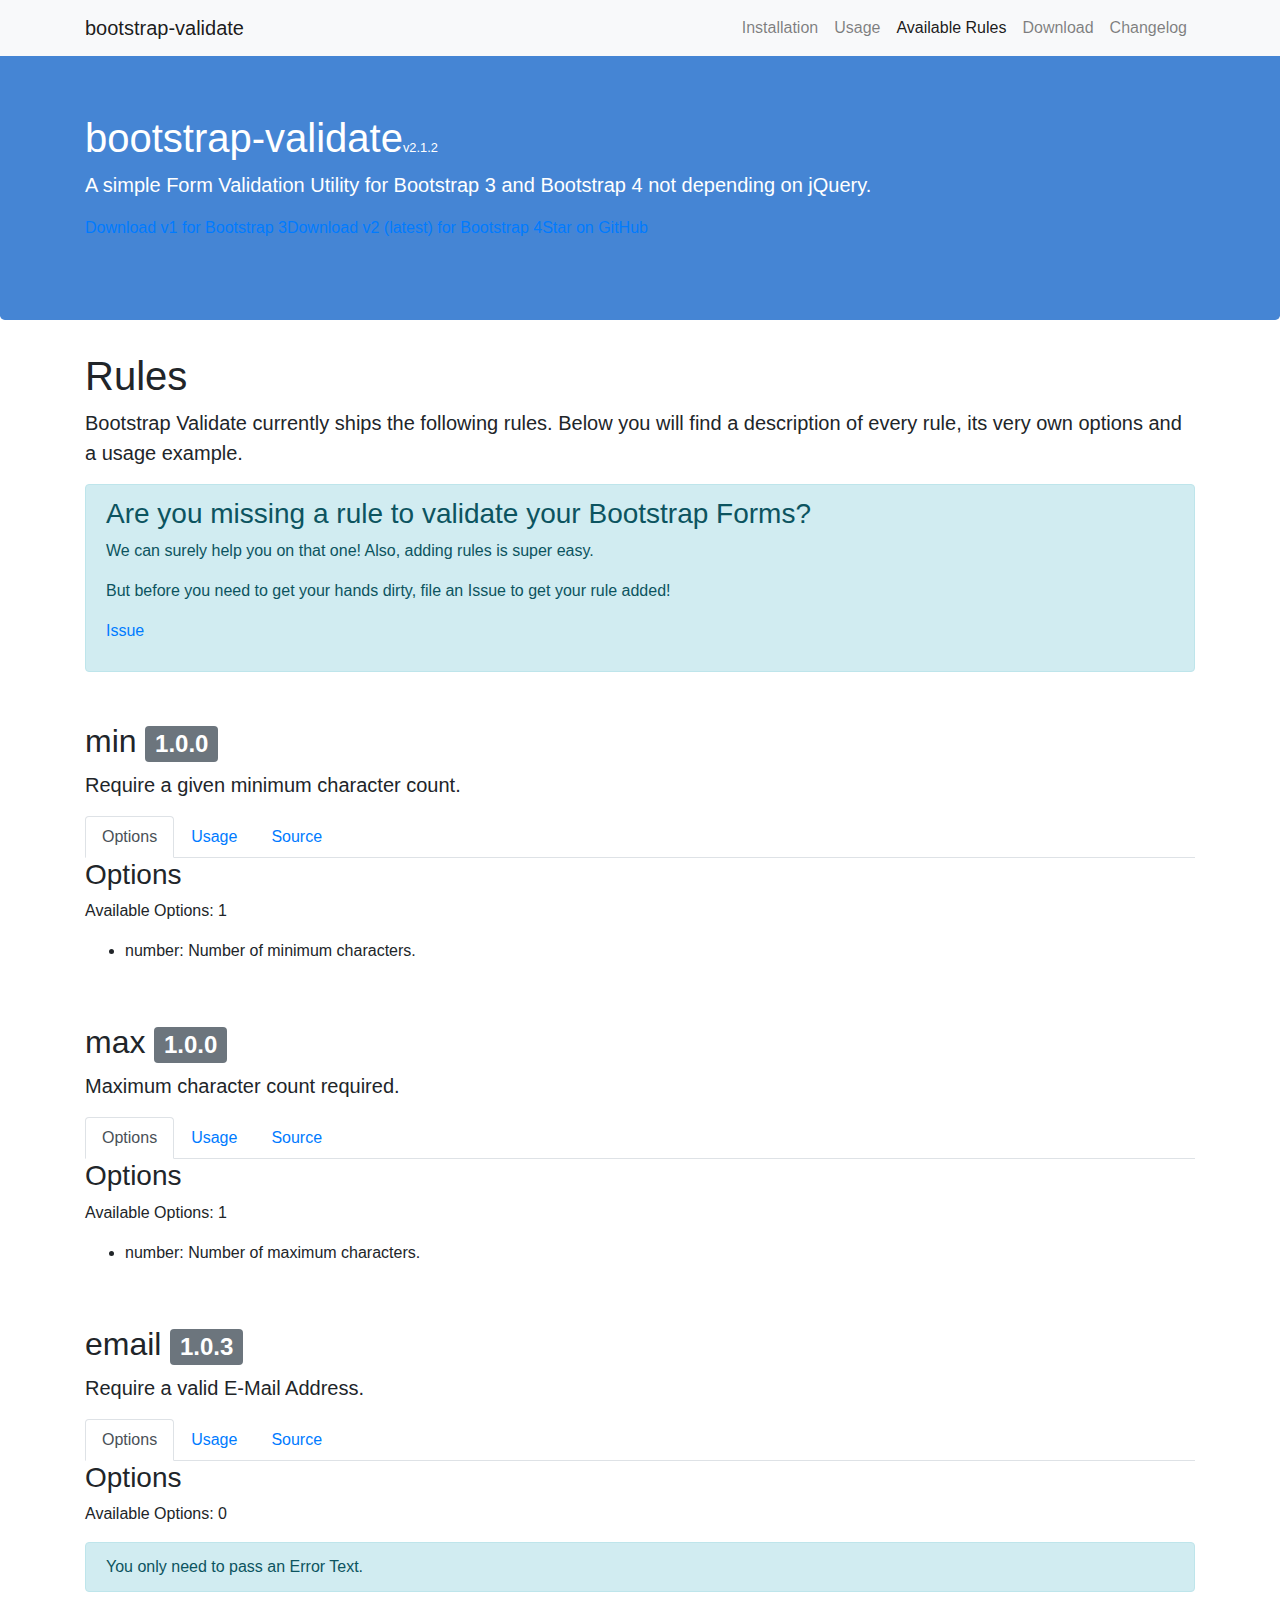
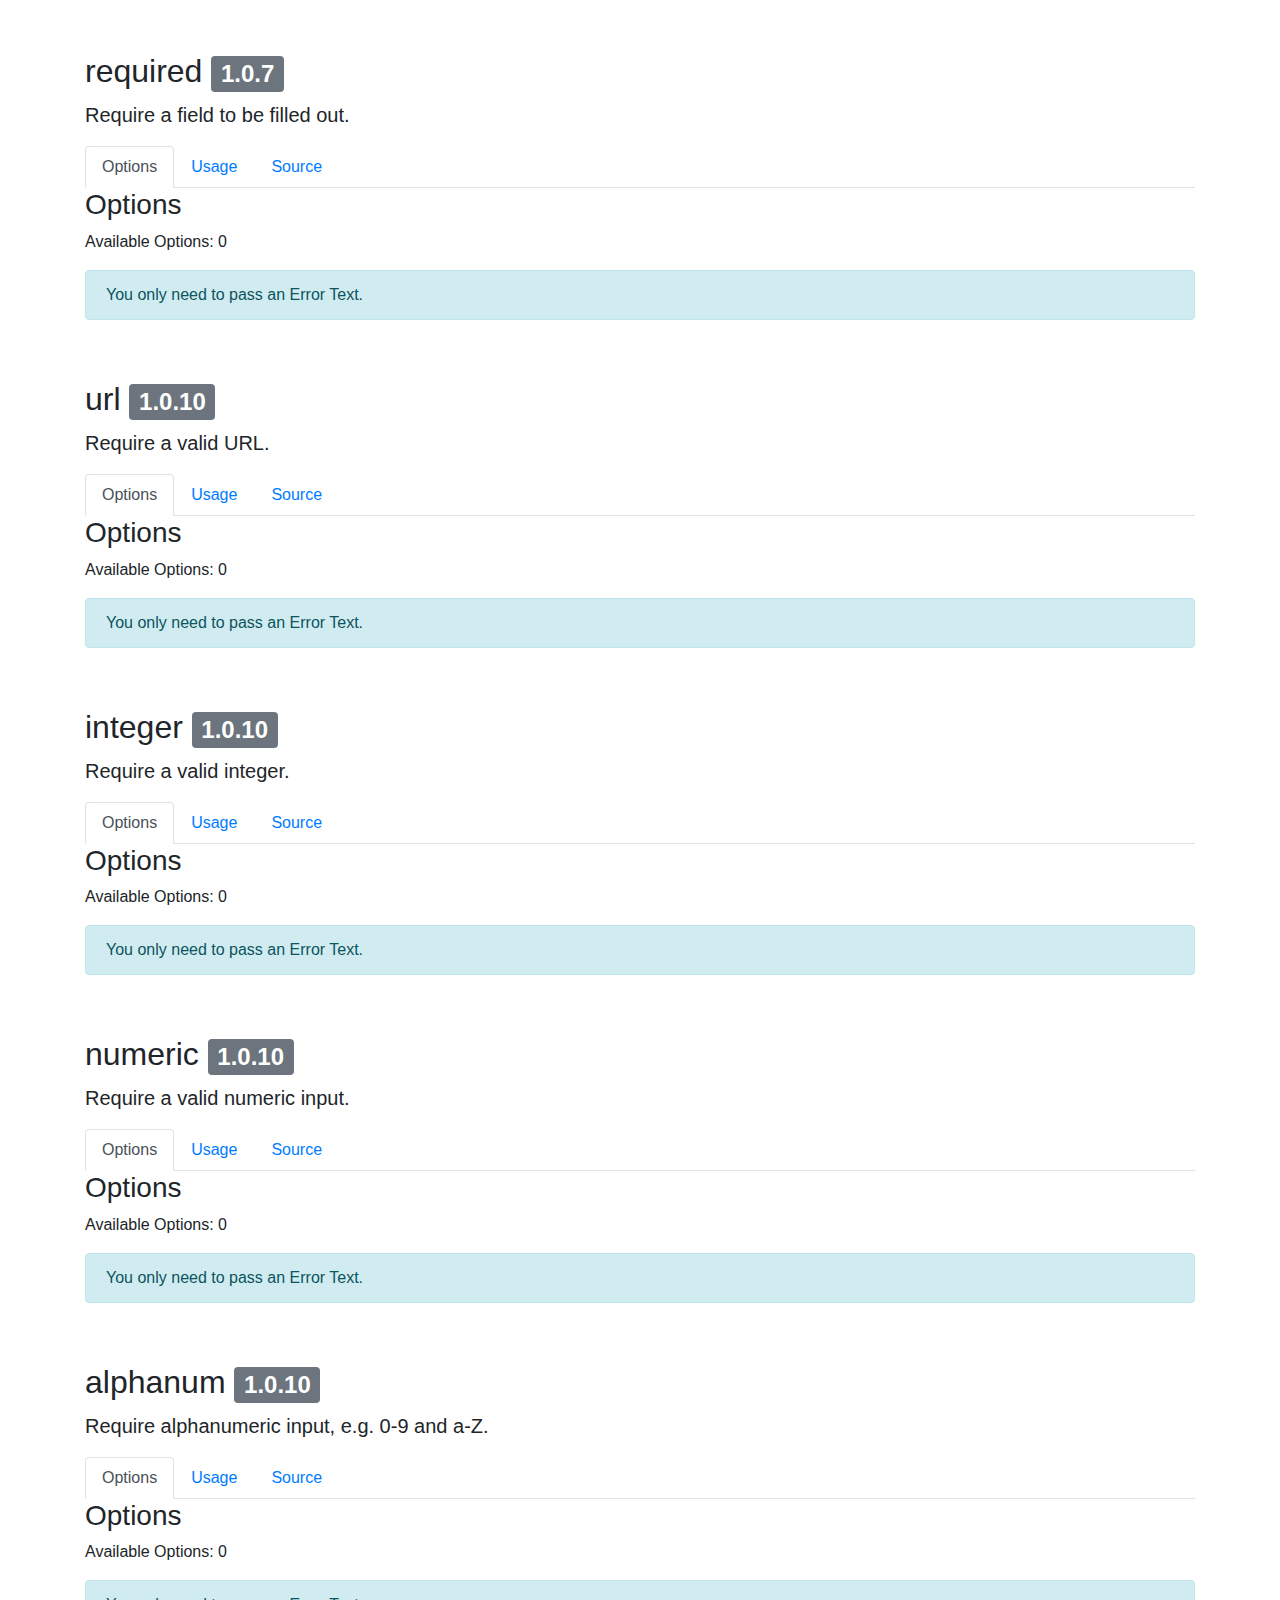
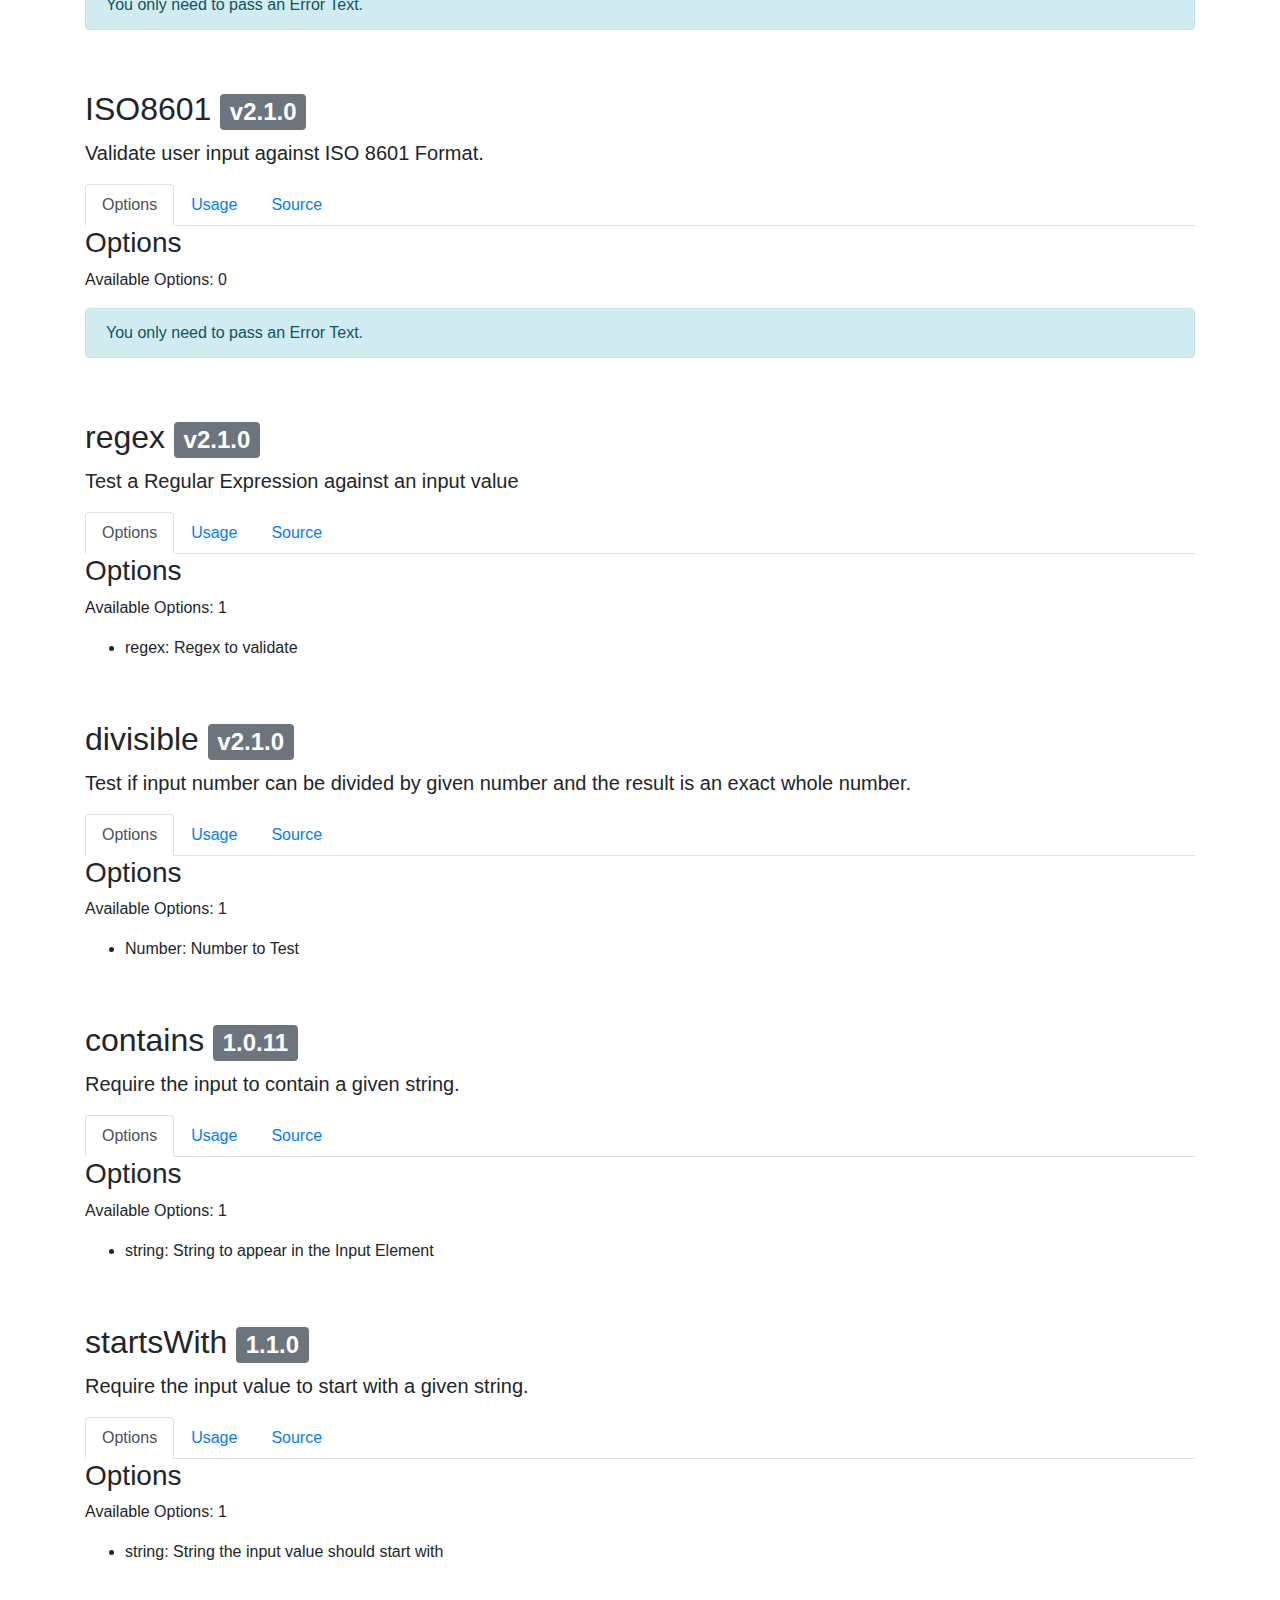
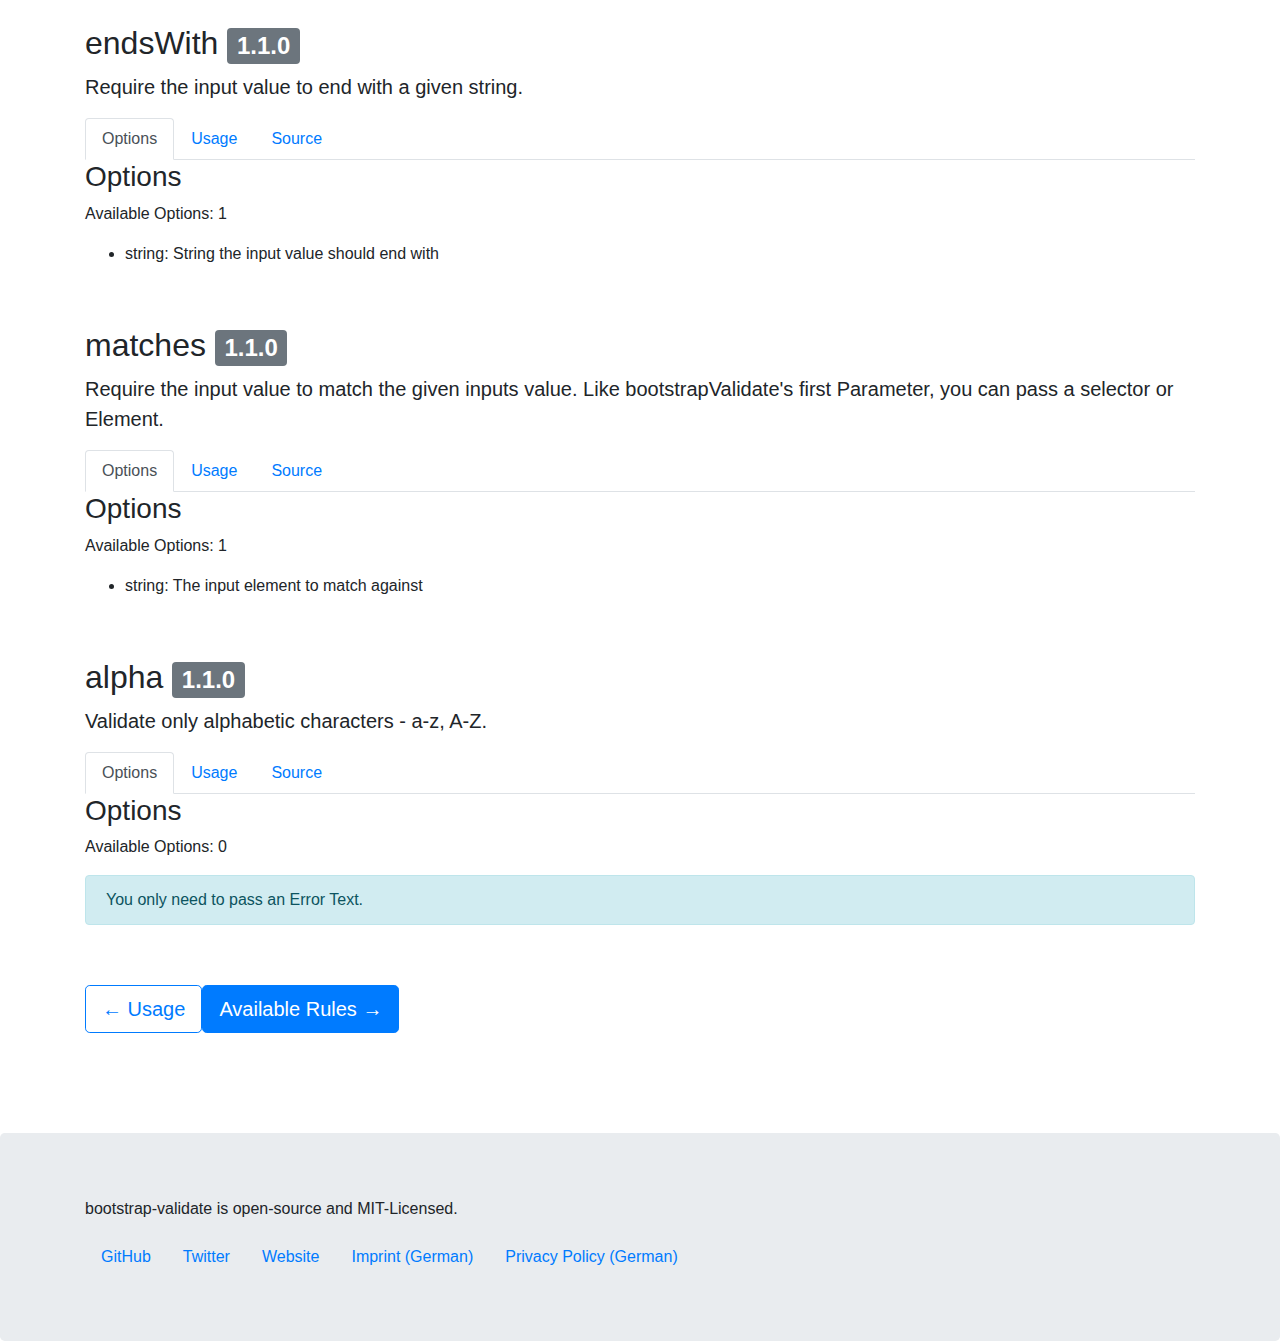
<file: bootstrap-validate/docs/rules.html>
<!DOCTYPE html><html lang="en"><head><meta charset="utf-8"><meta http-equiv="x-ua-compatible" content="ie=edge"><title>Validation Rules: bootstrap-validate</title><meta name="description" content="Learn about the available validation rules bootstrap-validate ships with."><meta name="viewport" content="width=device-width, initial-scale=1.0"><meta name="keywords" content="bootstrap,bootstrap3,bootstrap4,validation,form,validate,form-validation"><link rel="stylesheet" href="assets/main.css"></head></html><body><header class="docs-header"><nav class="navbar navbar-expand-lg navbar-light bg-light fixed-top"><div class="container"><a class="navbar-brand" href="/">bootstrap-validate</a><button class="navbar-toggler" type="button" data-toggle="collapse" data-target="#mainnav" aria-expanded="false"><span class="navbar-toggler-icon"></span></button><div class="collapse navbar-collapse" id="mainnav"><ul class="navbar-nav ml-auto"><li class="nav-item"><a class="nav-link" href="installation.html">Installation</a></li><li class="nav-item"><a class="nav-link" href="usage.html">Usage</a></li><li class="nav-item active"><a class="nav-link" href="rules.html">Available Rules</a></li><li class="nav-item"><a class="nav-link" href="download.html">Download</a></li><li class="nav-item"><a class="nav-link" href="changelog.html">Changelog</a></li></ul></div></div></nav><div class="jumbotron"><div class="container"><h1 class="d-inline-block">bootstrap-validate</h1><small class="d-inline-block">v2.1.2</small><p class="lead">A simple Form Validation Utility for Bootstrap 3 and Bootstrap 4 not depending on jQuery.</p><p><a class="github-button" href="https://github.com/PascaleBeier/bootstrap-validate/archive/1.0.11.zip" data-icon="octicon-cloud-download" data-size="large" aria-label="Download bootstrap-validate">Download v1 for Bootstrap 3</a><a class="github-button" href="https://github.com/PascaleBeier/bootstrap-validate/archive/v2.1.2.zip" data-icon="octicon-cloud-download" data-size="large" aria-label="Download bootstrap-validate">Download v2 (latest) for Bootstrap 4</a><a class="github-button" href="https://github.com/PascaleBeier/bootstrap-validate" data-icon="octicon-star" data-size="large" aria-label="Star bootstrap-validate on GitHub">Star on GitHub</a></p></div></div></header><main class="docs-main"><div class="container"><h1 class="page-header">Rules</h1><p class="lead">Bootstrap Validate currently ships the following rules. Below you will find a description of every rule, its very own options and a usage example.</p><div class="alert alert-info"><h3>Are you missing a rule to validate your Bootstrap Forms?</h3><p>We can surely help you on that one! Also, adding rules is super easy.</p><p>But before you need to get your hands dirty, file an Issue to get your rule added!</p><p><a class="github-button" href="https://github.com/PascaleBeier/bootstrap-validate/issues" data-icon="octicon-issue-opened" data-size="large" data-show-count="true" aria-label="File an Issue to get your Rule added">Issue</a></p></div><div class="rule" style="margin-bottom: 60px;"><h2>min&nbsp;<span class="badge badge-secondary">1.0.0</span></h2><p class="lead">Require a given minimum character count.</p><ul class="nav nav-tabs" role="tablist" id="minTab"><li class="nav-item"><a class="nav-link active" id="#options_min_tab" data-toggle="tab" data-duration="350" data-height="true" href="#options_min" role="tab" aria-controls="#options_min" aria-expanded="true">Options</a></li><li class="nav-item"><a class="nav-link" id="#usage_min_tab" data-toggle="tab" data-duration="350" data-height="true" href="#usage_min" role="tab" aria-controls="#usage_min" aria-expanded="false">Usage</a></li><li class="nav-item"><a class="nav-link" id="#source_min_tab" data-toggle="tab" data-duration="350" data-height="true" href="#source_min" role="tab" aria-controls="#source_min" aria-expanded="false">Source</a></li></ul><div class="tab-content" id="minTabContent"><div class="tab-pane fade active show" role="tabpanel" id="options_min"><h3>Options</h3><p>Available Options: 1</p><ul><li>number: Number of minimum characters.</li></ul></div><div class="tab-pane fade" role="tabpanel" id="usage_min"><h3>Usage</h3><pre><code class="javascript">bootstrapValidate('#input', 'min:20:Enter at least 20 characters!')</code></pre></div><div class="tab-pane fade" role="tabpanel" id="source_min"><h3>Source</h3><pre><code class="javascript">function min(input, _min) {
    /**
     * @since 1.0.0
     * @example 20
     * @error Enter at least 20 characters!
     * @param min number: Number of minimum characters.
     * @description Require a given minimum character count.
     */
    return (0, _gte2.default)(input.value.length, (0, _parseInt2.default)(_min));
  }</code></pre></div></div></div><div class="rule" style="margin-bottom: 60px;"><h2>max&nbsp;<span class="badge badge-secondary">1.0.0</span></h2><p class="lead">Maximum character count required.</p><ul class="nav nav-tabs" role="tablist" id="maxTab"><li class="nav-item"><a class="nav-link active" id="#options_max_tab" data-toggle="tab" data-duration="350" data-height="true" href="#options_max" role="tab" aria-controls="#options_max" aria-expanded="true">Options</a></li><li class="nav-item"><a class="nav-link" id="#usage_max_tab" data-toggle="tab" data-duration="350" data-height="true" href="#usage_max" role="tab" aria-controls="#usage_max" aria-expanded="false">Usage</a></li><li class="nav-item"><a class="nav-link" id="#source_max_tab" data-toggle="tab" data-duration="350" data-height="true" href="#source_max" role="tab" aria-controls="#source_max" aria-expanded="false">Source</a></li></ul><div class="tab-content" id="maxTabContent"><div class="tab-pane fade active show" role="tabpanel" id="options_max"><h3>Options</h3><p>Available Options: 1</p><ul><li>number: Number of maximum characters.</li></ul></div><div class="tab-pane fade" role="tabpanel" id="usage_max"><h3>Usage</h3><pre><code class="javascript">bootstrapValidate('#input', 'max:42:Please dont enter more than 42 characters!')</code></pre></div><div class="tab-pane fade" role="tabpanel" id="source_max"><h3>Source</h3><pre><code class="javascript">function max(input, _max) {
    /**
     * @since 1.0.0
     * @example 42
     * @error Please dont enter more than 42 characters!
     * @param max number: Number of maximum characters.
     * @description Maximum character count required.
     */
    return (0, _lte2.default)(input.value.length, (0, _parseInt2.default)(_max));
  }</code></pre></div></div></div><div class="rule" style="margin-bottom: 60px;"><h2>email&nbsp;<span class="badge badge-secondary">1.0.3</span></h2><p class="lead">Require a valid E-Mail Address.</p><ul class="nav nav-tabs" role="tablist" id="emailTab"><li class="nav-item"><a class="nav-link active" id="#options_email_tab" data-toggle="tab" data-duration="350" data-height="true" href="#options_email" role="tab" aria-controls="#options_email" aria-expanded="true">Options</a></li><li class="nav-item"><a class="nav-link" id="#usage_email_tab" data-toggle="tab" data-duration="350" data-height="true" href="#usage_email" role="tab" aria-controls="#usage_email" aria-expanded="false">Usage</a></li><li class="nav-item"><a class="nav-link" id="#source_email_tab" data-toggle="tab" data-duration="350" data-height="true" href="#source_email" role="tab" aria-controls="#source_email" aria-expanded="false">Source</a></li></ul><div class="tab-content" id="emailTabContent"><div class="tab-pane fade active show" role="tabpanel" id="options_email"><h3>Options</h3><p>Available Options: 0</p><div class="alert alert-info">You only need to pass an Error Text.</div></div><div class="tab-pane fade" role="tabpanel" id="usage_email"><h3>Usage</h3><pre><code class="javascript">bootstrapValidate('#input', 'email:Enter a valid email address')</code></pre></div><div class="tab-pane fade" role="tabpanel" id="source_email"><h3>Source</h3><pre><code class="javascript">function email(input) {
    /**
     * @since 1.0.3
     * @error Enter a valid email address
     * @description Require a valid E-Mail Address.
     */
    return new RegExp(/^(([^&lt;&gt;()[\]\\.,;:\s@&quot;]+(\.[^&lt;&gt;()[\]\\.,;:\s@&quot;]+)*)|(&quot;.+&quot;))@((\[[0-9]{1,3}\.[0-9]{1,3}\.[0-9]{1,3}\.[0-9]{1,3}])|(([a-zA-Z\-0-9]+\.)+[a-zA-Z]{2,}))$/).test(input.value);
  }</code></pre></div></div></div><div class="rule" style="margin-bottom: 60px;"><h2>required&nbsp;<span class="badge badge-secondary">1.0.7</span></h2><p class="lead">Require a field to be filled out.</p><ul class="nav nav-tabs" role="tablist" id="requiredTab"><li class="nav-item"><a class="nav-link active" id="#options_required_tab" data-toggle="tab" data-duration="350" data-height="true" href="#options_required" role="tab" aria-controls="#options_required" aria-expanded="true">Options</a></li><li class="nav-item"><a class="nav-link" id="#usage_required_tab" data-toggle="tab" data-duration="350" data-height="true" href="#usage_required" role="tab" aria-controls="#usage_required" aria-expanded="false">Usage</a></li><li class="nav-item"><a class="nav-link" id="#source_required_tab" data-toggle="tab" data-duration="350" data-height="true" href="#source_required" role="tab" aria-controls="#source_required" aria-expanded="false">Source</a></li></ul><div class="tab-content" id="requiredTabContent"><div class="tab-pane fade active show" role="tabpanel" id="options_required"><h3>Options</h3><p>Available Options: 0</p><div class="alert alert-info">You only need to pass an Error Text.</div></div><div class="tab-pane fade" role="tabpanel" id="usage_required"><h3>Usage</h3><pre><code class="javascript">bootstrapValidate('#input', 'required:Please fill out this field!')</code></pre></div><div class="tab-pane fade" role="tabpanel" id="source_required"><h3>Source</h3><pre><code class="javascript">function required(input) {
    /**
     * @since 1.0.7
     * @error Please fill out this field!
     * @description Require a field to be filled out.
     */
    return input.value.length &amp;&amp; input.value.length &gt; 0;
  }</code></pre></div></div></div><div class="rule" style="margin-bottom: 60px;"><h2>url&nbsp;<span class="badge badge-secondary">1.0.10</span></h2><p class="lead">Require a valid URL.</p><ul class="nav nav-tabs" role="tablist" id="urlTab"><li class="nav-item"><a class="nav-link active" id="#options_url_tab" data-toggle="tab" data-duration="350" data-height="true" href="#options_url" role="tab" aria-controls="#options_url" aria-expanded="true">Options</a></li><li class="nav-item"><a class="nav-link" id="#usage_url_tab" data-toggle="tab" data-duration="350" data-height="true" href="#usage_url" role="tab" aria-controls="#usage_url" aria-expanded="false">Usage</a></li><li class="nav-item"><a class="nav-link" id="#source_url_tab" data-toggle="tab" data-duration="350" data-height="true" href="#source_url" role="tab" aria-controls="#source_url" aria-expanded="false">Source</a></li></ul><div class="tab-content" id="urlTabContent"><div class="tab-pane fade active show" role="tabpanel" id="options_url"><h3>Options</h3><p>Available Options: 0</p><div class="alert alert-info">You only need to pass an Error Text.</div></div><div class="tab-pane fade" role="tabpanel" id="usage_url"><h3>Usage</h3><pre><code class="javascript">bootstrapValidate('#input', 'url:Please enter a valid URL!')</code></pre></div><div class="tab-pane fade" role="tabpanel" id="source_url"><h3>Source</h3><pre><code class="javascript">function url(input) {
    return (
      /**
       * @since 1.0.10
       * @error Please enter a valid URL!
       * @description Require a valid URL.
       */
      new RegExp(/^(?:(?:https?|ftp):\/\/)(?:\S+(?::\S*)?@)?(?:(?!(?:10|127)(?:\.\d{1,3}){3})(?!(?:169\.254|192\.168)(?:\.\d{1,3}){2})(?!172\.(?:1[6-9]|2\d|3[0-1])(?:\.\d{1,3}){2})(?:[1-9]\d?|1\d\d|2[01]\d|22[0-3])(?:\.(?:1?\d{1,2}|2[0-4]\d|25[0-5])){2}(?:\.(?:[1-9]\d?|1\d\d|2[0-4]\d|25[0-4]))|(?:(?:[a-z\u00a1-\uffff0-9]-*)*[a-z\u00a1-\uffff0-9]+)(?:\.(?:[a-z\u00a1-\uffff0-9]-*)*[a-z\u00a1-\uffff0-9]+)*(?:\.(?:[a-z\u00a1-\uffff]{2,}))\.?)(?::\d{2,5})?(?:[/?#]\S*)?$/i).test(input.value)
    );
  }</code></pre></div></div></div><div class="rule" style="margin-bottom: 60px;"><h2>integer&nbsp;<span class="badge badge-secondary">1.0.10</span></h2><p class="lead">Require a valid integer.</p><ul class="nav nav-tabs" role="tablist" id="integerTab"><li class="nav-item"><a class="nav-link active" id="#options_integer_tab" data-toggle="tab" data-duration="350" data-height="true" href="#options_integer" role="tab" aria-controls="#options_integer" aria-expanded="true">Options</a></li><li class="nav-item"><a class="nav-link" id="#usage_integer_tab" data-toggle="tab" data-duration="350" data-height="true" href="#usage_integer" role="tab" aria-controls="#usage_integer" aria-expanded="false">Usage</a></li><li class="nav-item"><a class="nav-link" id="#source_integer_tab" data-toggle="tab" data-duration="350" data-height="true" href="#source_integer" role="tab" aria-controls="#source_integer" aria-expanded="false">Source</a></li></ul><div class="tab-content" id="integerTabContent"><div class="tab-pane fade active show" role="tabpanel" id="options_integer"><h3>Options</h3><p>Available Options: 0</p><div class="alert alert-info">You only need to pass an Error Text.</div></div><div class="tab-pane fade" role="tabpanel" id="usage_integer"><h3>Usage</h3><pre><code class="javascript">bootstrapValidate('#input', 'integer:Please fill out this input field!')</code></pre></div><div class="tab-pane fade" role="tabpanel" id="source_integer"><h3>Source</h3><pre><code class="javascript">function integer(input) {
    /**
     * @since 1.0.10
     * @error Please fill out this input field!
     * @description Require a valid integer.
     */
    return (0, _isInteger2.default)(Number(input.value));
  }</code></pre></div></div></div><div class="rule" style="margin-bottom: 60px;"><h2>numeric&nbsp;<span class="badge badge-secondary">1.0.10</span></h2><p class="lead">Require a valid numeric input.</p><ul class="nav nav-tabs" role="tablist" id="numericTab"><li class="nav-item"><a class="nav-link active" id="#options_numeric_tab" data-toggle="tab" data-duration="350" data-height="true" href="#options_numeric" role="tab" aria-controls="#options_numeric" aria-expanded="true">Options</a></li><li class="nav-item"><a class="nav-link" id="#usage_numeric_tab" data-toggle="tab" data-duration="350" data-height="true" href="#usage_numeric" role="tab" aria-controls="#usage_numeric" aria-expanded="false">Usage</a></li><li class="nav-item"><a class="nav-link" id="#source_numeric_tab" data-toggle="tab" data-duration="350" data-height="true" href="#source_numeric" role="tab" aria-controls="#source_numeric" aria-expanded="false">Source</a></li></ul><div class="tab-content" id="numericTabContent"><div class="tab-pane fade active show" role="tabpanel" id="options_numeric"><h3>Options</h3><p>Available Options: 0</p><div class="alert alert-info">You only need to pass an Error Text.</div></div><div class="tab-pane fade" role="tabpanel" id="usage_numeric"><h3>Usage</h3><pre><code class="javascript">bootstrapValidate('#input', 'numeric:Please only enter numeric characters!')</code></pre></div><div class="tab-pane fade" role="tabpanel" id="source_numeric"><h3>Source</h3><pre><code class="javascript">function numeric(input) {
    /**
     * @since 1.0.10
     * @description Require a valid numeric input.
     * @error Please only enter numeric characters!
     */
    return (0, _isFinite2.default)(Number(input.value));
  }</code></pre></div></div></div><div class="rule" style="margin-bottom: 60px;"><h2>alphanum&nbsp;<span class="badge badge-secondary">1.0.10</span></h2><p class="lead">Require alphanumeric input, e.g. 0-9 and a-Z.</p><ul class="nav nav-tabs" role="tablist" id="alphanumTab"><li class="nav-item"><a class="nav-link active" id="#options_alphanum_tab" data-toggle="tab" data-duration="350" data-height="true" href="#options_alphanum" role="tab" aria-controls="#options_alphanum" aria-expanded="true">Options</a></li><li class="nav-item"><a class="nav-link" id="#usage_alphanum_tab" data-toggle="tab" data-duration="350" data-height="true" href="#usage_alphanum" role="tab" aria-controls="#usage_alphanum" aria-expanded="false">Usage</a></li><li class="nav-item"><a class="nav-link" id="#source_alphanum_tab" data-toggle="tab" data-duration="350" data-height="true" href="#source_alphanum" role="tab" aria-controls="#source_alphanum" aria-expanded="false">Source</a></li></ul><div class="tab-content" id="alphanumTabContent"><div class="tab-pane fade active show" role="tabpanel" id="options_alphanum"><h3>Options</h3><p>Available Options: 0</p><div class="alert alert-info">You only need to pass an Error Text.</div></div><div class="tab-pane fade" role="tabpanel" id="usage_alphanum"><h3>Usage</h3><pre><code class="javascript">bootstrapValidate('#input', 'alphanum:Please only enter alphanumeric characters!')</code></pre></div><div class="tab-pane fade" role="tabpanel" id="source_alphanum"><h3>Source</h3><pre><code class="javascript">function alphanum(input) {
    /**
     * @since 1.0.10
     * @error Please only enter alphanumeric characters!
     * @description Require alphanumeric input, e.g. 0-9 and a-Z.
     */
    return new RegExp(/^[a-z0-9]+$/i).test(input.value);
  }</code></pre></div></div></div><div class="rule" style="margin-bottom: 60px;"><h2>ISO8601&nbsp;<span class="badge badge-secondary">v2.1.0</span></h2><p class="lead">Validate user input against ISO 8601 Format.</p><ul class="nav nav-tabs" role="tablist" id="ISO8601Tab"><li class="nav-item"><a class="nav-link active" id="#options_ISO8601_tab" data-toggle="tab" data-duration="350" data-height="true" href="#options_ISO8601" role="tab" aria-controls="#options_ISO8601" aria-expanded="true">Options</a></li><li class="nav-item"><a class="nav-link" id="#usage_ISO8601_tab" data-toggle="tab" data-duration="350" data-height="true" href="#usage_ISO8601" role="tab" aria-controls="#usage_ISO8601" aria-expanded="false">Usage</a></li><li class="nav-item"><a class="nav-link" id="#source_ISO8601_tab" data-toggle="tab" data-duration="350" data-height="true" href="#source_ISO8601" role="tab" aria-controls="#source_ISO8601" aria-expanded="false">Source</a></li></ul><div class="tab-content" id="ISO8601TabContent"><div class="tab-pane fade active show" role="tabpanel" id="options_ISO8601"><h3>Options</h3><p>Available Options: 0</p><div class="alert alert-info">You only need to pass an Error Text.</div></div><div class="tab-pane fade" role="tabpanel" id="usage_ISO8601"><h3>Usage</h3><pre><code class="javascript">bootstrapValidate('#input', 'ISO8601:Your input does not match the wanted format YYYY-MM-DD')</code></pre></div><div class="tab-pane fade" role="tabpanel" id="source_ISO8601"><h3>Source</h3><pre><code class="javascript">function ISO8601(input) {
    /**
     * @since v2.1.0
     * @error Your input does not match the wanted format YYYY-MM-DD
     * @description Validate user input against ISO 8601 Format.
     */
    return new RegExp(/^\d{4}-([0]\d|1[0-2])-([0-2]\d|3[01])$/).test(input.value);
  }</code></pre></div></div></div><div class="rule" style="margin-bottom: 60px;"><h2>regex&nbsp;<span class="badge badge-secondary">v2.1.0</span></h2><p class="lead">Test a Regular Expression against an input value</p><ul class="nav nav-tabs" role="tablist" id="regexTab"><li class="nav-item"><a class="nav-link active" id="#options_regex_tab" data-toggle="tab" data-duration="350" data-height="true" href="#options_regex" role="tab" aria-controls="#options_regex" aria-expanded="true">Options</a></li><li class="nav-item"><a class="nav-link" id="#usage_regex_tab" data-toggle="tab" data-duration="350" data-height="true" href="#usage_regex" role="tab" aria-controls="#usage_regex" aria-expanded="false">Usage</a></li><li class="nav-item"><a class="nav-link" id="#source_regex_tab" data-toggle="tab" data-duration="350" data-height="true" href="#source_regex" role="tab" aria-controls="#source_regex" aria-expanded="false">Source</a></li></ul><div class="tab-content" id="regexTabContent"><div class="tab-pane fade active show" role="tabpanel" id="options_regex"><h3>Options</h3><p>Available Options: 1</p><ul><li>regex: Regex to validate</li></ul></div><div class="tab-pane fade" role="tabpanel" id="usage_regex"><h3>Usage</h3><pre><code class="javascript">bootstrapValidate('#input', 'regex:^[a-z]+$:Please fulfill my regex')</code></pre></div><div class="tab-pane fade" role="tabpanel" id="source_regex"><h3>Source</h3><pre><code class="javascript">function regex(input, _regex) {
    /**
     * @since v2.1.0
     * @example ^[a-z]+$
     * @param regex regex: Regex to validate
     * @error Please fulfill my regex
     * @description Test a Regular Expression against an input value
     */
    return new RegExp(_regex).test(input.value);
  }</code></pre></div></div></div><div class="rule" style="margin-bottom: 60px;"><h2>divisible&nbsp;<span class="badge badge-secondary">v2.1.0</span></h2><p class="lead">Test if input number can be divided by given number and the result is an exact whole number.</p><ul class="nav nav-tabs" role="tablist" id="divisibleTab"><li class="nav-item"><a class="nav-link active" id="#options_divisible_tab" data-toggle="tab" data-duration="350" data-height="true" href="#options_divisible" role="tab" aria-controls="#options_divisible" aria-expanded="true">Options</a></li><li class="nav-item"><a class="nav-link" id="#usage_divisible_tab" data-toggle="tab" data-duration="350" data-height="true" href="#usage_divisible" role="tab" aria-controls="#usage_divisible" aria-expanded="false">Usage</a></li><li class="nav-item"><a class="nav-link" id="#source_divisible_tab" data-toggle="tab" data-duration="350" data-height="true" href="#source_divisible" role="tab" aria-controls="#source_divisible" aria-expanded="false">Source</a></li></ul><div class="tab-content" id="divisibleTabContent"><div class="tab-pane fade active show" role="tabpanel" id="options_divisible"><h3>Options</h3><p>Available Options: 1</p><ul><li>Number: Number to Test</li></ul></div><div class="tab-pane fade" role="tabpanel" id="usage_divisible"><h3>Usage</h3><pre><code class="javascript">bootstrapValidate('#input', 'divisible:15:15 is not divisible by 4.')</code></pre></div><div class="tab-pane fade" role="tabpanel" id="source_divisible"><h3>Source</h3><pre><code class="javascript">function divisible(input, number) {
    /**
     * @since v2.1.0
     * @example 15
     * @param number Number: Number to Test
     * @error 15 is not divisible by 4.
     * @description Test if input number can be divided by given number and the result is an exact whole number.
     */
    var lDivisible = false;
    var lNumber = Number(input.value);
    if ((0, _isFinite2.default)(lNumber)) {
      lDivisible = new _big2.default(lNumber).mod(new _big2.default(Number(number))).toString() === &quot;0&quot;;
    }

    return lDivisible;
  }</code></pre></div></div></div><div class="rule" style="margin-bottom: 60px;"><h2>contains&nbsp;<span class="badge badge-secondary">1.0.11</span></h2><p class="lead">Require the input to contain a given string.</p><ul class="nav nav-tabs" role="tablist" id="containsTab"><li class="nav-item"><a class="nav-link active" id="#options_contains_tab" data-toggle="tab" data-duration="350" data-height="true" href="#options_contains" role="tab" aria-controls="#options_contains" aria-expanded="true">Options</a></li><li class="nav-item"><a class="nav-link" id="#usage_contains_tab" data-toggle="tab" data-duration="350" data-height="true" href="#usage_contains" role="tab" aria-controls="#usage_contains" aria-expanded="false">Usage</a></li><li class="nav-item"><a class="nav-link" id="#source_contains_tab" data-toggle="tab" data-duration="350" data-height="true" href="#source_contains" role="tab" aria-controls="#source_contains" aria-expanded="false">Source</a></li></ul><div class="tab-content" id="containsTabContent"><div class="tab-pane fade active show" role="tabpanel" id="options_contains"><h3>Options</h3><p>Available Options: 1</p><ul><li>string: String to appear in the Input Element</li></ul></div><div class="tab-pane fade" role="tabpanel" id="usage_contains"><h3>Usage</h3><pre><code class="javascript">bootstrapValidate('#input', 'contains:something:Your text needs to contain something!')</code></pre></div><div class="tab-pane fade" role="tabpanel" id="source_contains"><h3>Source</h3><pre><code class="javascript">function contains(input, string) {
    /**
     * @since 1.0.11
     * @param string string: String to appear in the Input Element
     * @description Require the input to contain a given string.
     * @example something
     * @error Your text needs to contain something!
     */
    return input.value.indexOf(string) !== -1;
  }</code></pre></div></div></div><div class="rule" style="margin-bottom: 60px;"><h2>startsWith&nbsp;<span class="badge badge-secondary">1.1.0</span></h2><p class="lead">Require the input value to start with a given string.</p><ul class="nav nav-tabs" role="tablist" id="startsWithTab"><li class="nav-item"><a class="nav-link active" id="#options_startsWith_tab" data-toggle="tab" data-duration="350" data-height="true" href="#options_startsWith" role="tab" aria-controls="#options_startsWith" aria-expanded="true">Options</a></li><li class="nav-item"><a class="nav-link" id="#usage_startsWith_tab" data-toggle="tab" data-duration="350" data-height="true" href="#usage_startsWith" role="tab" aria-controls="#usage_startsWith" aria-expanded="false">Usage</a></li><li class="nav-item"><a class="nav-link" id="#source_startsWith_tab" data-toggle="tab" data-duration="350" data-height="true" href="#source_startsWith" role="tab" aria-controls="#source_startsWith" aria-expanded="false">Source</a></li></ul><div class="tab-content" id="startsWithTabContent"><div class="tab-pane fade active show" role="tabpanel" id="options_startsWith"><h3>Options</h3><p>Available Options: 1</p><ul><li>string: String the input value should start with</li></ul></div><div class="tab-pane fade" role="tabpanel" id="usage_startsWith"><h3>Usage</h3><pre><code class="javascript">bootstrapValidate('#input', 'startsWith:+49:Your phone number needs to start with +49')</code></pre></div><div class="tab-pane fade" role="tabpanel" id="source_startsWith"><h3>Source</h3><pre><code class="javascript">function startsWith(input, string) {
    /**
     * @since 1.1.0
     * @param string string: String the input value should start with
     * @example +49
     * @error Your phone number needs to start with +49
     * @description Require the input value to start with a given string.
     */
    return (0, _startsWith3.default)(input.value, string);
  }</code></pre></div></div></div><div class="rule" style="margin-bottom: 60px;"><h2>endsWith&nbsp;<span class="badge badge-secondary">1.1.0</span></h2><p class="lead">Require the input value to end with a given string.</p><ul class="nav nav-tabs" role="tablist" id="endsWithTab"><li class="nav-item"><a class="nav-link active" id="#options_endsWith_tab" data-toggle="tab" data-duration="350" data-height="true" href="#options_endsWith" role="tab" aria-controls="#options_endsWith" aria-expanded="true">Options</a></li><li class="nav-item"><a class="nav-link" id="#usage_endsWith_tab" data-toggle="tab" data-duration="350" data-height="true" href="#usage_endsWith" role="tab" aria-controls="#usage_endsWith" aria-expanded="false">Usage</a></li><li class="nav-item"><a class="nav-link" id="#source_endsWith_tab" data-toggle="tab" data-duration="350" data-height="true" href="#source_endsWith" role="tab" aria-controls="#source_endsWith" aria-expanded="false">Source</a></li></ul><div class="tab-content" id="endsWithTabContent"><div class="tab-pane fade active show" role="tabpanel" id="options_endsWith"><h3>Options</h3><p>Available Options: 1</p><ul><li>string: String the input value should end with</li></ul></div><div class="tab-pane fade" role="tabpanel" id="usage_endsWith"><h3>Usage</h3><pre><code class="javascript">bootstrapValidate('#input', 'endsWith:UCV:Your Input needs to end with UCV')</code></pre></div><div class="tab-pane fade" role="tabpanel" id="source_endsWith"><h3>Source</h3><pre><code class="javascript">function endsWith(input, string) {
    /**
     * @since 1.1.0
     * @example UCV
     * @error Your Input needs to end with UCV
     * @param string string: String the input value should end with
     * @description Require the input value to end with a given string.
     */
    return (0, _endsWith3.default)(input.value, string);
  }</code></pre></div></div></div><div class="rule" style="margin-bottom: 60px;"><h2>matches&nbsp;<span class="badge badge-secondary">1.1.0</span></h2><p class="lead">Require the input value to match the given inputs value. Like bootstrapValidate's first Parameter, you can pass a selector or Element.</p><ul class="nav nav-tabs" role="tablist" id="matchesTab"><li class="nav-item"><a class="nav-link active" id="#options_matches_tab" data-toggle="tab" data-duration="350" data-height="true" href="#options_matches" role="tab" aria-controls="#options_matches" aria-expanded="true">Options</a></li><li class="nav-item"><a class="nav-link" id="#usage_matches_tab" data-toggle="tab" data-duration="350" data-height="true" href="#usage_matches" role="tab" aria-controls="#usage_matches" aria-expanded="false">Usage</a></li><li class="nav-item"><a class="nav-link" id="#source_matches_tab" data-toggle="tab" data-duration="350" data-height="true" href="#source_matches" role="tab" aria-controls="#source_matches" aria-expanded="false">Source</a></li></ul><div class="tab-content" id="matchesTabContent"><div class="tab-pane fade active show" role="tabpanel" id="options_matches"><h3>Options</h3><p>Available Options: 1</p><ul><li>string: The input element to match against</li></ul></div><div class="tab-pane fade" role="tabpanel" id="usage_matches"><h3>Usage</h3><pre><code class="javascript">bootstrapValidate('#input', 'matches:#passwordConfirm:Your passwords should match')</code></pre></div><div class="tab-pane fade" role="tabpanel" id="source_matches"><h3>Source</h3><pre><code class="javascript">function matches(input, matchingInput) {
    /**
     * @since 1.1.0
     * @example #passwordConfirm
     * @error Your passwords should match
     * @param matchingInput string: The input element to match against
     * @description Require the input value to match the given inputs value. Like bootstrapValidate's first Parameter, you can pass a selector or Element.
     */
    var lMatchingInput = matchingInput;

    if (typeof lMatchingInput.nodeType == 'undefined') {
      lMatchingInput = document.querySelector(matchingInput);
    }

    return input.value === lMatchingInput.value;
  }</code></pre></div></div></div><div class="rule" style="margin-bottom: 60px;"><h2>alpha&nbsp;<span class="badge badge-secondary">1.1.0</span></h2><p class="lead">Validate only alphabetic characters - a-z, A-Z.</p><ul class="nav nav-tabs" role="tablist" id="alphaTab"><li class="nav-item"><a class="nav-link active" id="#options_alpha_tab" data-toggle="tab" data-duration="350" data-height="true" href="#options_alpha" role="tab" aria-controls="#options_alpha" aria-expanded="true">Options</a></li><li class="nav-item"><a class="nav-link" id="#usage_alpha_tab" data-toggle="tab" data-duration="350" data-height="true" href="#usage_alpha" role="tab" aria-controls="#usage_alpha" aria-expanded="false">Usage</a></li><li class="nav-item"><a class="nav-link" id="#source_alpha_tab" data-toggle="tab" data-duration="350" data-height="true" href="#source_alpha" role="tab" aria-controls="#source_alpha" aria-expanded="false">Source</a></li></ul><div class="tab-content" id="alphaTabContent"><div class="tab-pane fade active show" role="tabpanel" id="options_alpha"><h3>Options</h3><p>Available Options: 0</p><div class="alert alert-info">You only need to pass an Error Text.</div></div><div class="tab-pane fade" role="tabpanel" id="usage_alpha"><h3>Usage</h3><pre><code class="javascript">bootstrapValidate('#input', 'alpha:You can only input alphabetic characters')</code></pre></div><div class="tab-pane fade" role="tabpanel" id="source_alpha"><h3>Source</h3><pre><code class="javascript">function alpha(input) {
    /**
     * @since 1.1.0
     * @error You can only input alphabetic characters
     * @description Validate only alphabetic characters - a-z, A-Z.
     */
    return (0, _isString2.default)(input.value) &amp;&amp; new RegExp(/^[a-z]+$/i).test(input.value);
  }</code></pre></div></div></div><a class="btn btn-lg btn-outline-primary pull-left" href="usage.html">← Usage</a><a class="btn btn-lg btn-primary pull-right" href="rules.html">Available Rules →</a></div></main><footer class="docs-footer jumbotron"><div class="container"><p>bootstrap-validate is open-source and MIT-Licensed.</p><nav class="nav nav-pills"><li class="nav-item" role="presentation"><a class="nav-link" href="https://github.com/PascaleBeier/bootstrap-validate">GitHub</a></li><li class="nav-item" role="presentation"><a class="nav-link" href="https://twitter.com/PascaleBeier">Twitter</a></li><li class="nav-item" role="presentation"><a class="nav-link" href="https://pascalebeier.de">Website</a></li><li class="nav-item" role="presentation"><a class="nav-link" href="https://pascalebeier.de/impressum">Imprint (German)</a></li><li class="nav-item" role="presentation"><a class="nav-link" href="https://pascalebeier.de/datenschutz">Privacy Policy (German)</a></li></nav></div></footer><script async defer src="https://buttons.github.io/buttons.js"></script><script src="assets/main.js"></script><script>window.ga=function(){ga.q.push(arguments)};ga.q=[];ga.l=+new Date;
ga('create','UA-68262372-6','auto');ga('send','pageview')</script><script async defer src="https://www.google-analytics.com/analytics.js"></script></body>
</file>
<file: bootstrap-validate/docs/assets/main.css>
@media print{*,:after,:before{text-shadow:none!important;box-shadow:none!important}a:not(.btn){text-decoration:underline}abbr[title]:after{content:" (" attr(title) ")"}pre{white-space:pre-wrap!important}blockquote,pre{border:1px solid #adb5bd;page-break-inside:avoid}thead{display:table-header-group}img,tr{page-break-inside:avoid}h2,h3,p{orphans:3;widows:3}h2,h3{page-break-after:avoid}@page{size:a3}.container,body{min-width:992px!important}.navbar{display:none}.badge{border:1px solid #000}.table{border-collapse:collapse!important}.table td,.table th{background-color:#fff!important}.table-bordered td,.table-bordered th{border:1px solid #dee2e6!important}.table-dark{color:inherit}.table-dark tbody+tbody,.table-dark td,.table-dark th,.table-dark thead th{border-color:#dee2e6}.table .thead-dark th{color:inherit;border-color:#dee2e6}}.btn{display:inline-block;font-weight:400;text-align:center;white-space:nowrap;vertical-align:middle;user-select:none;border:1px solid transparent;padding:.375rem .75rem;font-size:1rem;line-height:1.5;border-radius:.25rem;transition:color .15s ease-in-out,background-color .15s ease-in-out,border-color .15s ease-in-out,box-shadow .15s ease-in-out}@media screen and (prefers-reduced-motion:reduce){.btn{transition:none}}.btn:focus,.btn:hover{text-decoration:none}.btn.focus,.btn:focus{outline:0;box-shadow:0 0 0 .2rem rgba(0,123,255,.25)}.btn.disabled,.btn:disabled{opacity:.65}.btn:not(:disabled):not(.disabled){cursor:pointer}.btn:not(:disabled):not(.disabled).active,.btn:not(:disabled):not(.disabled):active{background-image:none}a.btn.disabled,fieldset:disabled a.btn{pointer-events:none}.btn-primary{color:#fff;background-color:#007bff;border-color:#007bff}.btn-primary:hover{color:#fff;background-color:#0069d9;border-color:#0062cc}.btn-primary.focus,.btn-primary:focus{box-shadow:0 0 0 .2rem rgba(0,123,255,.5)}.btn-primary.disabled,.btn-primary:disabled{color:#fff;background-color:#007bff;border-color:#007bff}.btn-primary:not(:disabled):not(.disabled).active,.btn-primary:not(:disabled):not(.disabled):active,.show>.btn-primary.dropdown-toggle{color:#fff;background-color:#0062cc;border-color:#005cbf}.btn-primary:not(:disabled):not(.disabled).active:focus,.btn-primary:not(:disabled):not(.disabled):active:focus,.show>.btn-primary.dropdown-toggle:focus{box-shadow:0 0 0 .2rem rgba(0,123,255,.5)}.btn-secondary{color:#fff;background-color:#6c757d;border-color:#6c757d}.btn-secondary:hover{color:#fff;background-color:#5a6268;border-color:#545b62}.btn-secondary.focus,.btn-secondary:focus{box-shadow:0 0 0 .2rem hsla(208,7%,46%,.5)}.btn-secondary.disabled,.btn-secondary:disabled{color:#fff;background-color:#6c757d;border-color:#6c757d}.btn-secondary:not(:disabled):not(.disabled).active,.btn-secondary:not(:disabled):not(.disabled):active,.show>.btn-secondary.dropdown-toggle{color:#fff;background-color:#545b62;border-color:#4e555b}.btn-secondary:not(:disabled):not(.disabled).active:focus,.btn-secondary:not(:disabled):not(.disabled):active:focus,.show>.btn-secondary.dropdown-toggle:focus{box-shadow:0 0 0 .2rem hsla(208,7%,46%,.5)}.btn-success{color:#fff;background-color:#28a745;border-color:#28a745}.btn-success:hover{color:#fff;background-color:#218838;border-color:#1e7e34}.btn-success.focus,.btn-success:focus{box-shadow:0 0 0 .2rem rgba(40,167,69,.5)}.btn-success.disabled,.btn-success:disabled{color:#fff;background-color:#28a745;border-color:#28a745}.btn-success:not(:disabled):not(.disabled).active,.btn-success:not(:disabled):not(.disabled):active,.show>.btn-success.dropdown-toggle{color:#fff;background-color:#1e7e34;border-color:#1c7430}.btn-success:not(:disabled):not(.disabled).active:focus,.btn-success:not(:disabled):not(.disabled):active:focus,.show>.btn-success.dropdown-toggle:focus{box-shadow:0 0 0 .2rem rgba(40,167,69,.5)}.btn-info{color:#fff;background-color:#17a2b8;border-color:#17a2b8}.btn-info:hover{color:#fff;background-color:#138496;border-color:#117a8b}.btn-info.focus,.btn-info:focus{box-shadow:0 0 0 .2rem rgba(23,162,184,.5)}.btn-info.disabled,.btn-info:disabled{color:#fff;background-color:#17a2b8;border-color:#17a2b8}.btn-info:not(:disabled):not(.disabled).active,.btn-info:not(:disabled):not(.disabled):active,.show>.btn-info.dropdown-toggle{color:#fff;background-color:#117a8b;border-color:#10707f}.btn-info:not(:disabled):not(.disabled).active:focus,.btn-info:not(:disabled):not(.disabled):active:focus,.show>.btn-info.dropdown-toggle:focus{box-shadow:0 0 0 .2rem rgba(23,162,184,.5)}.btn-warning{color:#212529;background-color:#ffc107;border-color:#ffc107}.btn-warning:hover{color:#212529;background-color:#e0a800;border-color:#d39e00}.btn-warning.focus,.btn-warning:focus{box-shadow:0 0 0 .2rem rgba(255,193,7,.5)}.btn-warning.disabled,.btn-warning:disabled{color:#212529;background-color:#ffc107;border-color:#ffc107}.btn-warning:not(:disabled):not(.disabled).active,.btn-warning:not(:disabled):not(.disabled):active,.show>.btn-warning.dropdown-toggle{color:#212529;background-color:#d39e00;border-color:#c69500}.btn-warning:not(:disabled):not(.disabled).active:focus,.btn-warning:not(:disabled):not(.disabled):active:focus,.show>.btn-warning.dropdown-toggle:focus{box-shadow:0 0 0 .2rem rgba(255,193,7,.5)}.btn-danger{color:#fff;background-color:#dc3545;border-color:#dc3545}.btn-danger:hover{color:#fff;background-color:#c82333;border-color:#bd2130}.btn-danger.focus,.btn-danger:focus{box-shadow:0 0 0 .2rem rgba(220,53,69,.5)}.btn-danger.disabled,.btn-danger:disabled{color:#fff;background-color:#dc3545;border-color:#dc3545}.btn-danger:not(:disabled):not(.disabled).active,.btn-danger:not(:disabled):not(.disabled):active,.show>.btn-danger.dropdown-toggle{color:#fff;background-color:#bd2130;border-color:#b21f2d}.btn-danger:not(:disabled):not(.disabled).active:focus,.btn-danger:not(:disabled):not(.disabled):active:focus,.show>.btn-danger.dropdown-toggle:focus{box-shadow:0 0 0 .2rem rgba(220,53,69,.5)}.btn-light{color:#212529;background-color:#f8f9fa;border-color:#f8f9fa}.btn-light:hover{color:#212529;background-color:#e2e6ea;border-color:#dae0e5}.btn-light.focus,.btn-light:focus{box-shadow:0 0 0 .2rem rgba(248,249,250,.5)}.btn-light.disabled,.btn-light:disabled{color:#212529;background-color:#f8f9fa;border-color:#f8f9fa}.btn-light:not(:disabled):not(.disabled).active,.btn-light:not(:disabled):not(.disabled):active,.show>.btn-light.dropdown-toggle{color:#212529;background-color:#dae0e5;border-color:#d3d9df}.btn-light:not(:disabled):not(.disabled).active:focus,.btn-light:not(:disabled):not(.disabled):active:focus,.show>.btn-light.dropdown-toggle:focus{box-shadow:0 0 0 .2rem rgba(248,249,250,.5)}.btn-dark{color:#fff;background-color:#343a40;border-color:#343a40}.btn-dark:hover{color:#fff;background-color:#23272b;border-color:#1d2124}.btn-dark.focus,.btn-dark:focus{box-shadow:0 0 0 .2rem rgba(52,58,64,.5)}.btn-dark.disabled,.btn-dark:disabled{color:#fff;background-color:#343a40;border-color:#343a40}.btn-dark:not(:disabled):not(.disabled).active,.btn-dark:not(:disabled):not(.disabled):active,.show>.btn-dark.dropdown-toggle{color:#fff;background-color:#1d2124;border-color:#171a1d}.btn-dark:not(:disabled):not(.disabled).active:focus,.btn-dark:not(:disabled):not(.disabled):active:focus,.show>.btn-dark.dropdown-toggle:focus{box-shadow:0 0 0 .2rem rgba(52,58,64,.5)}.btn-outline-primary{color:#007bff;background-color:transparent;background-image:none;border-color:#007bff}.btn-outline-primary:hover{color:#fff;background-color:#007bff;border-color:#007bff}.btn-outline-primary.focus,.btn-outline-primary:focus{box-shadow:0 0 0 .2rem rgba(0,123,255,.5)}.btn-outline-primary.disabled,.btn-outline-primary:disabled{color:#007bff;background-color:transparent}.btn-outline-primary:not(:disabled):not(.disabled).active,.btn-outline-primary:not(:disabled):not(.disabled):active,.show>.btn-outline-primary.dropdown-toggle{color:#fff;background-color:#007bff;border-color:#007bff}.btn-outline-primary:not(:disabled):not(.disabled).active:focus,.btn-outline-primary:not(:disabled):not(.disabled):active:focus,.show>.btn-outline-primary.dropdown-toggle:focus{box-shadow:0 0 0 .2rem rgba(0,123,255,.5)}.btn-outline-secondary{color:#6c757d;background-color:transparent;background-image:none;border-color:#6c757d}.btn-outline-secondary:hover{color:#fff;background-color:#6c757d;border-color:#6c757d}.btn-outline-secondary.focus,.btn-outline-secondary:focus{box-shadow:0 0 0 .2rem hsla(208,7%,46%,.5)}.btn-outline-secondary.disabled,.btn-outline-secondary:disabled{color:#6c757d;background-color:transparent}.btn-outline-secondary:not(:disabled):not(.disabled).active,.btn-outline-secondary:not(:disabled):not(.disabled):active,.show>.btn-outline-secondary.dropdown-toggle{color:#fff;background-color:#6c757d;border-color:#6c757d}.btn-outline-secondary:not(:disabled):not(.disabled).active:focus,.btn-outline-secondary:not(:disabled):not(.disabled):active:focus,.show>.btn-outline-secondary.dropdown-toggle:focus{box-shadow:0 0 0 .2rem hsla(208,7%,46%,.5)}.btn-outline-success{color:#28a745;background-color:transparent;background-image:none;border-color:#28a745}.btn-outline-success:hover{color:#fff;background-color:#28a745;border-color:#28a745}.btn-outline-success.focus,.btn-outline-success:focus{box-shadow:0 0 0 .2rem rgba(40,167,69,.5)}.btn-outline-success.disabled,.btn-outline-success:disabled{color:#28a745;background-color:transparent}.btn-outline-success:not(:disabled):not(.disabled).active,.btn-outline-success:not(:disabled):not(.disabled):active,.show>.btn-outline-success.dropdown-toggle{color:#fff;background-color:#28a745;border-color:#28a745}.btn-outline-success:not(:disabled):not(.disabled).active:focus,.btn-outline-success:not(:disabled):not(.disabled):active:focus,.show>.btn-outline-success.dropdown-toggle:focus{box-shadow:0 0 0 .2rem rgba(40,167,69,.5)}.btn-outline-info{color:#17a2b8;background-color:transparent;background-image:none;border-color:#17a2b8}.btn-outline-info:hover{color:#fff;background-color:#17a2b8;border-color:#17a2b8}.btn-outline-info.focus,.btn-outline-info:focus{box-shadow:0 0 0 .2rem rgba(23,162,184,.5)}.btn-outline-info.disabled,.btn-outline-info:disabled{color:#17a2b8;background-color:transparent}.btn-outline-info:not(:disabled):not(.disabled).active,.btn-outline-info:not(:disabled):not(.disabled):active,.show>.btn-outline-info.dropdown-toggle{color:#fff;background-color:#17a2b8;border-color:#17a2b8}.btn-outline-info:not(:disabled):not(.disabled).active:focus,.btn-outline-info:not(:disabled):not(.disabled):active:focus,.show>.btn-outline-info.dropdown-toggle:focus{box-shadow:0 0 0 .2rem rgba(23,162,184,.5)}.btn-outline-warning{color:#ffc107;background-color:transparent;background-image:none;border-color:#ffc107}.btn-outline-warning:hover{color:#212529;background-color:#ffc107;border-color:#ffc107}.btn-outline-warning.focus,.btn-outline-warning:focus{box-shadow:0 0 0 .2rem rgba(255,193,7,.5)}.btn-outline-warning.disabled,.btn-outline-warning:disabled{color:#ffc107;background-color:transparent}.btn-outline-warning:not(:disabled):not(.disabled).active,.btn-outline-warning:not(:disabled):not(.disabled):active,.show>.btn-outline-warning.dropdown-toggle{color:#212529;background-color:#ffc107;border-color:#ffc107}.btn-outline-warning:not(:disabled):not(.disabled).active:focus,.btn-outline-warning:not(:disabled):not(.disabled):active:focus,.show>.btn-outline-warning.dropdown-toggle:focus{box-shadow:0 0 0 .2rem rgba(255,193,7,.5)}.btn-outline-danger{color:#dc3545;background-color:transparent;background-image:none;border-color:#dc3545}.btn-outline-danger:hover{color:#fff;background-color:#dc3545;border-color:#dc3545}.btn-outline-danger.focus,.btn-outline-danger:focus{box-shadow:0 0 0 .2rem rgba(220,53,69,.5)}.btn-outline-danger.disabled,.btn-outline-danger:disabled{color:#dc3545;background-color:transparent}.btn-outline-danger:not(:disabled):not(.disabled).active,.btn-outline-danger:not(:disabled):not(.disabled):active,.show>.btn-outline-danger.dropdown-toggle{color:#fff;background-color:#dc3545;border-color:#dc3545}.btn-outline-danger:not(:disabled):not(.disabled).active:focus,.btn-outline-danger:not(:disabled):not(.disabled):active:focus,.show>.btn-outline-danger.dropdown-toggle:focus{box-shadow:0 0 0 .2rem rgba(220,53,69,.5)}.btn-outline-light{color:#f8f9fa;background-color:transparent;background-image:none;border-color:#f8f9fa}.btn-outline-light:hover{color:#212529;background-color:#f8f9fa;border-color:#f8f9fa}.btn-outline-light.focus,.btn-outline-light:focus{box-shadow:0 0 0 .2rem rgba(248,249,250,.5)}.btn-outline-light.disabled,.btn-outline-light:disabled{color:#f8f9fa;background-color:transparent}.btn-outline-light:not(:disabled):not(.disabled).active,.btn-outline-light:not(:disabled):not(.disabled):active,.show>.btn-outline-light.dropdown-toggle{color:#212529;background-color:#f8f9fa;border-color:#f8f9fa}.btn-outline-light:not(:disabled):not(.disabled).active:focus,.btn-outline-light:not(:disabled):not(.disabled):active:focus,.show>.btn-outline-light.dropdown-toggle:focus{box-shadow:0 0 0 .2rem rgba(248,249,250,.5)}.btn-outline-dark{color:#343a40;background-color:transparent;background-image:none;border-color:#343a40}.btn-outline-dark:hover{color:#fff;background-color:#343a40;border-color:#343a40}.btn-outline-dark.focus,.btn-outline-dark:focus{box-shadow:0 0 0 .2rem rgba(52,58,64,.5)}.btn-outline-dark.disabled,.btn-outline-dark:disabled{color:#343a40;background-color:transparent}.btn-outline-dark:not(:disabled):not(.disabled).active,.btn-outline-dark:not(:disabled):not(.disabled):active,.show>.btn-outline-dark.dropdown-toggle{color:#fff;background-color:#343a40;border-color:#343a40}.btn-outline-dark:not(:disabled):not(.disabled).active:focus,.btn-outline-dark:not(:disabled):not(.disabled):active:focus,.show>.btn-outline-dark.dropdown-toggle:focus{box-shadow:0 0 0 .2rem rgba(52,58,64,.5)}.btn-link{font-weight:400;color:#007bff;background-color:transparent}.btn-link:hover{color:#0056b3;background-color:transparent}.btn-link.focus,.btn-link:focus,.btn-link:hover{text-decoration:underline;border-color:transparent}.btn-link.focus,.btn-link:focus{box-shadow:none}.btn-link.disabled,.btn-link:disabled{color:#6c757d;pointer-events:none}.btn-group-lg>.btn,.btn-lg{padding:.5rem 1rem;font-size:1.25rem;line-height:1.5;border-radius:.3rem}.btn-group-sm>.btn,.btn-sm{padding:.25rem .5rem;font-size:.875rem;line-height:1.5;border-radius:.2rem}.btn-block{display:block;width:100%}.btn-block+.btn-block{margin-top:.5rem}input[type=button].btn-block,input[type=reset].btn-block,input[type=submit].btn-block{width:100%}code{font-size:87.5%;color:#e83e8c;word-break:break-word}a>code{color:inherit}kbd{padding:.2rem .4rem;font-size:87.5%;color:#fff;background-color:#212529;border-radius:.2rem}kbd kbd{padding:0;font-size:100%;font-weight:700}pre{display:block;font-size:87.5%;color:#212529}pre code{font-size:inherit;color:inherit;word-break:normal}.pre-scrollable{max-height:340px;overflow-y:scroll}.form-control{display:block;width:100%;padding:.375rem .75rem;font-size:1rem;line-height:1.5;color:#495057;background-color:#fff;background-clip:padding-box;border:1px solid #ced4da;border-radius:.25rem;transition:border-color .15s ease-in-out,box-shadow .15s ease-in-out}@media screen and (prefers-reduced-motion:reduce){.form-control{transition:none}}.form-control::-ms-expand{background-color:transparent;border:0}.form-control:focus{color:#495057;background-color:#fff;border-color:#80bdff;outline:0;box-shadow:0 0 0 .2rem rgba(0,123,255,.25)}.form-control::placeholder{color:#6c757d;opacity:1}.form-control:disabled,.form-control[readonly]{background-color:#e9ecef;opacity:1}select.form-control:not([size]):not([multiple]){height:calc(2.25rem + 2px)}select.form-control:focus::-ms-value{color:#495057;background-color:#fff}.form-control-file,.form-control-range{display:block;width:100%}.col-form-label{padding-top:calc(.375rem + 1px);padding-bottom:calc(.375rem + 1px);margin-bottom:0;font-size:inherit;line-height:1.5}.col-form-label-lg{padding-top:calc(.5rem + 1px);padding-bottom:calc(.5rem + 1px);font-size:1.25rem;line-height:1.5}.col-form-label-sm{padding-top:calc(.25rem + 1px);padding-bottom:calc(.25rem + 1px);font-size:.875rem;line-height:1.5}.form-control-plaintext{display:block;width:100%;padding-top:.375rem;padding-bottom:.375rem;margin-bottom:0;line-height:1.5;color:#212529;background-color:transparent;border:solid transparent;border-width:1px 0}.form-control-plaintext.form-control-lg,.form-control-plaintext.form-control-sm,.input-group-lg>.form-control-plaintext.form-control,.input-group-lg>.input-group-append>.form-control-plaintext.btn,.input-group-lg>.input-group-append>.form-control-plaintext.input-group-text,.input-group-lg>.input-group-prepend>.form-control-plaintext.btn,.input-group-lg>.input-group-prepend>.form-control-plaintext.input-group-text,.input-group-sm>.form-control-plaintext.form-control,.input-group-sm>.input-group-append>.form-control-plaintext.btn,.input-group-sm>.input-group-append>.form-control-plaintext.input-group-text,.input-group-sm>.input-group-prepend>.form-control-plaintext.btn,.input-group-sm>.input-group-prepend>.form-control-plaintext.input-group-text{padding-right:0;padding-left:0}.form-control-sm,.input-group-sm>.form-control,.input-group-sm>.input-group-append>.btn,.input-group-sm>.input-group-append>.input-group-text,.input-group-sm>.input-group-prepend>.btn,.input-group-sm>.input-group-prepend>.input-group-text{padding:.25rem .5rem;font-size:.875rem;line-height:1.5;border-radius:.2rem}.input-group-sm>.input-group-append>select.btn:not([size]):not([multiple]),.input-group-sm>.input-group-append>select.input-group-text:not([size]):not([multiple]),.input-group-sm>.input-group-prepend>select.btn:not([size]):not([multiple]),.input-group-sm>.input-group-prepend>select.input-group-text:not([size]):not([multiple]),.input-group-sm>select.form-control:not([size]):not([multiple]),select.form-control-sm:not([size]):not([multiple]){height:calc(1.8125rem + 2px)}.form-control-lg,.input-group-lg>.form-control,.input-group-lg>.input-group-append>.btn,.input-group-lg>.input-group-append>.input-group-text,.input-group-lg>.input-group-prepend>.btn,.input-group-lg>.input-group-prepend>.input-group-text{padding:.5rem 1rem;font-size:1.25rem;line-height:1.5;border-radius:.3rem}.input-group-lg>.input-group-append>select.btn:not([size]):not([multiple]),.input-group-lg>.input-group-append>select.input-group-text:not([size]):not([multiple]),.input-group-lg>.input-group-prepend>select.btn:not([size]):not([multiple]),.input-group-lg>.input-group-prepend>select.input-group-text:not([size]):not([multiple]),.input-group-lg>select.form-control:not([size]):not([multiple]),select.form-control-lg:not([size]):not([multiple]){height:calc(2.875rem + 2px)}.form-group{margin-bottom:1rem}.form-text{display:block;margin-top:.25rem}.form-row{display:flex;flex-wrap:wrap;margin-right:-5px;margin-left:-5px}.form-row>.col,.form-row>[class*=col-]{padding-right:5px;padding-left:5px}.form-check{position:relative;display:block;padding-left:1.25rem}.form-check-input{position:absolute;margin-top:.3rem;margin-left:-1.25rem}.form-check-input:disabled~.form-check-label{color:#6c757d}.form-check-label{margin-bottom:0}.form-check-inline{display:inline-flex;align-items:center;padding-left:0;margin-right:.75rem}.form-check-inline .form-check-input{position:static;margin-top:0;margin-right:.3125rem;margin-left:0}.valid-feedback{display:none;width:100%;margin-top:.25rem;font-size:80%;color:#28a745}.valid-tooltip{position:absolute;top:100%;z-index:5;display:none;max-width:100%;padding:.5rem;margin-top:.1rem;font-size:.875rem;line-height:1;color:#fff;background-color:rgba(40,167,69,.8);border-radius:.2rem}.custom-select.is-valid,.form-control.is-valid,.was-validated .custom-select:valid,.was-validated .form-control:valid{border-color:#28a745}.custom-select.is-valid:focus,.form-control.is-valid:focus,.was-validated .custom-select:valid:focus,.was-validated .form-control:valid:focus{border-color:#28a745;box-shadow:0 0 0 .2rem rgba(40,167,69,.25)}.custom-select.is-valid~.valid-feedback,.custom-select.is-valid~.valid-tooltip,.form-control-file.is-valid~.valid-feedback,.form-control-file.is-valid~.valid-tooltip,.form-control.is-valid~.valid-feedback,.form-control.is-valid~.valid-tooltip,.was-validated .custom-select:valid~.valid-feedback,.was-validated .custom-select:valid~.valid-tooltip,.was-validated .form-control-file:valid~.valid-feedback,.was-validated .form-control-file:valid~.valid-tooltip,.was-validated .form-control:valid~.valid-feedback,.was-validated .form-control:valid~.valid-tooltip{display:block}.form-check-input.is-valid~.form-check-label,.was-validated .form-check-input:valid~.form-check-label{color:#28a745}.form-check-input.is-valid~.valid-feedback,.form-check-input.is-valid~.valid-tooltip,.was-validated .form-check-input:valid~.valid-feedback,.was-validated .form-check-input:valid~.valid-tooltip{display:block}.custom-control-input.is-valid~.custom-control-label,.was-validated .custom-control-input:valid~.custom-control-label{color:#28a745}.custom-control-input.is-valid~.custom-control-label:before,.was-validated .custom-control-input:valid~.custom-control-label:before{background-color:#71dd8a}.custom-control-input.is-valid~.valid-feedback,.custom-control-input.is-valid~.valid-tooltip,.was-validated .custom-control-input:valid~.valid-feedback,.was-validated .custom-control-input:valid~.valid-tooltip{display:block}.custom-control-input.is-valid:checked~.custom-control-label:before,.was-validated .custom-control-input:valid:checked~.custom-control-label:before{background-color:#34ce57}.custom-control-input.is-valid:focus~.custom-control-label:before,.was-validated .custom-control-input:valid:focus~.custom-control-label:before{box-shadow:0 0 0 1px #fff,0 0 0 .2rem rgba(40,167,69,.25)}.custom-file-input.is-valid~.custom-file-label,.was-validated .custom-file-input:valid~.custom-file-label{border-color:#28a745}.custom-file-input.is-valid~.custom-file-label:before,.was-validated .custom-file-input:valid~.custom-file-label:before{border-color:inherit}.custom-file-input.is-valid~.valid-feedback,.custom-file-input.is-valid~.valid-tooltip,.was-validated .custom-file-input:valid~.valid-feedback,.was-validated .custom-file-input:valid~.valid-tooltip{display:block}.custom-file-input.is-valid:focus~.custom-file-label,.was-validated .custom-file-input:valid:focus~.custom-file-label{box-shadow:0 0 0 .2rem rgba(40,167,69,.25)}.invalid-feedback{display:none;width:100%;margin-top:.25rem;font-size:80%;color:#dc3545}.invalid-tooltip{position:absolute;top:100%;z-index:5;display:none;max-width:100%;padding:.5rem;margin-top:.1rem;font-size:.875rem;line-height:1;color:#fff;background-color:rgba(220,53,69,.8);border-radius:.2rem}.custom-select.is-invalid,.form-control.is-invalid,.was-validated .custom-select:invalid,.was-validated .form-control:invalid{border-color:#dc3545}.custom-select.is-invalid:focus,.form-control.is-invalid:focus,.was-validated .custom-select:invalid:focus,.was-validated .form-control:invalid:focus{border-color:#dc3545;box-shadow:0 0 0 .2rem rgba(220,53,69,.25)}.custom-select.is-invalid~.invalid-feedback,.custom-select.is-invalid~.invalid-tooltip,.form-control-file.is-invalid~.invalid-feedback,.form-control-file.is-invalid~.invalid-tooltip,.form-control.is-invalid~.invalid-feedback,.form-control.is-invalid~.invalid-tooltip,.was-validated .custom-select:invalid~.invalid-feedback,.was-validated .custom-select:invalid~.invalid-tooltip,.was-validated .form-control-file:invalid~.invalid-feedback,.was-validated .form-control-file:invalid~.invalid-tooltip,.was-validated .form-control:invalid~.invalid-feedback,.was-validated .form-control:invalid~.invalid-tooltip{display:block}.form-check-input.is-invalid~.form-check-label,.was-validated .form-check-input:invalid~.form-check-label{color:#dc3545}.form-check-input.is-invalid~.invalid-feedback,.form-check-input.is-invalid~.invalid-tooltip,.was-validated .form-check-input:invalid~.invalid-feedback,.was-validated .form-check-input:invalid~.invalid-tooltip{display:block}.custom-control-input.is-invalid~.custom-control-label,.was-validated .custom-control-input:invalid~.custom-control-label{color:#dc3545}.custom-control-input.is-invalid~.custom-control-label:before,.was-validated .custom-control-input:invalid~.custom-control-label:before{background-color:#efa2a9}.custom-control-input.is-invalid~.invalid-feedback,.custom-control-input.is-invalid~.invalid-tooltip,.was-validated .custom-control-input:invalid~.invalid-feedback,.was-validated .custom-control-input:invalid~.invalid-tooltip{display:block}.custom-control-input.is-invalid:checked~.custom-control-label:before,.was-validated .custom-control-input:invalid:checked~.custom-control-label:before{background-color:#e4606d}.custom-control-input.is-invalid:focus~.custom-control-label:before,.was-validated .custom-control-input:invalid:focus~.custom-control-label:before{box-shadow:0 0 0 1px #fff,0 0 0 .2rem rgba(220,53,69,.25)}.custom-file-input.is-invalid~.custom-file-label,.was-validated .custom-file-input:invalid~.custom-file-label{border-color:#dc3545}.custom-file-input.is-invalid~.custom-file-label:before,.was-validated .custom-file-input:invalid~.custom-file-label:before{border-color:inherit}.custom-file-input.is-invalid~.invalid-feedback,.custom-file-input.is-invalid~.invalid-tooltip,.was-validated .custom-file-input:invalid~.invalid-feedback,.was-validated .custom-file-input:invalid~.invalid-tooltip{display:block}.custom-file-input.is-invalid:focus~.custom-file-label,.was-validated .custom-file-input:invalid:focus~.custom-file-label{box-shadow:0 0 0 .2rem rgba(220,53,69,.25)}.form-inline{display:flex;flex-flow:row wrap;align-items:center}.form-inline .form-check{width:100%}@media (min-width:576px){.form-inline label{justify-content:center}.form-inline .form-group,.form-inline label{display:flex;align-items:center;margin-bottom:0}.form-inline .form-group{flex:0 0 auto;flex-flow:row wrap}.form-inline .form-control{display:inline-block;width:auto;vertical-align:middle}.form-inline .form-control-plaintext{display:inline-block}.form-inline .custom-select,.form-inline .input-group{width:auto}.form-inline .form-check{display:flex;align-items:center;justify-content:center;width:auto;padding-left:0}.form-inline .form-check-input{position:relative;margin-top:0;margin-right:.25rem;margin-left:0}.form-inline .custom-control{align-items:center;justify-content:center}.form-inline .custom-control-label{margin-bottom:0}}.container{width:100%;padding-right:15px;padding-left:15px;margin-right:auto;margin-left:auto}@media (min-width:576px){.container{max-width:540px}}@media (min-width:768px){.container{max-width:720px}}@media (min-width:992px){.container{max-width:960px}}@media (min-width:1200px){.container{max-width:1140px}}.container-fluid{width:100%;padding-right:15px;padding-left:15px;margin-right:auto;margin-left:auto}.row{display:flex;flex-wrap:wrap;margin-right:-15px;margin-left:-15px}.no-gutters{margin-right:0;margin-left:0}.no-gutters>.col,.no-gutters>[class*=col-]{padding-right:0;padding-left:0}.col,.col-1,.col-2,.col-3,.col-4,.col-5,.col-6,.col-7,.col-8,.col-9,.col-10,.col-11,.col-12,.col-auto,.col-lg,.col-lg-1,.col-lg-2,.col-lg-3,.col-lg-4,.col-lg-5,.col-lg-6,.col-lg-7,.col-lg-8,.col-lg-9,.col-lg-10,.col-lg-11,.col-lg-12,.col-lg-auto,.col-md,.col-md-1,.col-md-2,.col-md-3,.col-md-4,.col-md-5,.col-md-6,.col-md-7,.col-md-8,.col-md-9,.col-md-10,.col-md-11,.col-md-12,.col-md-auto,.col-sm,.col-sm-1,.col-sm-2,.col-sm-3,.col-sm-4,.col-sm-5,.col-sm-6,.col-sm-7,.col-sm-8,.col-sm-9,.col-sm-10,.col-sm-11,.col-sm-12,.col-sm-auto,.col-xl,.col-xl-1,.col-xl-2,.col-xl-3,.col-xl-4,.col-xl-5,.col-xl-6,.col-xl-7,.col-xl-8,.col-xl-9,.col-xl-10,.col-xl-11,.col-xl-12,.col-xl-auto{position:relative;width:100%;min-height:1px;padding-right:15px;padding-left:15px}.col{flex-basis:0;flex-grow:1;max-width:100%}.col-auto{flex:0 0 auto;width:auto;max-width:none}.col-1{flex:0 0 8.33333%;max-width:8.33333%}.col-2{flex:0 0 16.66667%;max-width:16.66667%}.col-3{flex:0 0 25%;max-width:25%}.col-4{flex:0 0 33.33333%;max-width:33.33333%}.col-5{flex:0 0 41.66667%;max-width:41.66667%}.col-6{flex:0 0 50%;max-width:50%}.col-7{flex:0 0 58.33333%;max-width:58.33333%}.col-8{flex:0 0 66.66667%;max-width:66.66667%}.col-9{flex:0 0 75%;max-width:75%}.col-10{flex:0 0 83.33333%;max-width:83.33333%}.col-11{flex:0 0 91.66667%;max-width:91.66667%}.col-12{flex:0 0 100%;max-width:100%}.order-first{order:-1}.order-last{order:13}.order-0{order:0}.order-1{order:1}.order-2{order:2}.order-3{order:3}.order-4{order:4}.order-5{order:5}.order-6{order:6}.order-7{order:7}.order-8{order:8}.order-9{order:9}.order-10{order:10}.order-11{order:11}.order-12{order:12}.offset-1{margin-left:8.33333%}.offset-2{margin-left:16.66667%}.offset-3{margin-left:25%}.offset-4{margin-left:33.33333%}.offset-5{margin-left:41.66667%}.offset-6{margin-left:50%}.offset-7{margin-left:58.33333%}.offset-8{margin-left:66.66667%}.offset-9{margin-left:75%}.offset-10{margin-left:83.33333%}.offset-11{margin-left:91.66667%}@media (min-width:576px){.col-sm{flex-basis:0;flex-grow:1;max-width:100%}.col-sm-auto{flex:0 0 auto;width:auto;max-width:none}.col-sm-1{flex:0 0 8.33333%;max-width:8.33333%}.col-sm-2{flex:0 0 16.66667%;max-width:16.66667%}.col-sm-3{flex:0 0 25%;max-width:25%}.col-sm-4{flex:0 0 33.33333%;max-width:33.33333%}.col-sm-5{flex:0 0 41.66667%;max-width:41.66667%}.col-sm-6{flex:0 0 50%;max-width:50%}.col-sm-7{flex:0 0 58.33333%;max-width:58.33333%}.col-sm-8{flex:0 0 66.66667%;max-width:66.66667%}.col-sm-9{flex:0 0 75%;max-width:75%}.col-sm-10{flex:0 0 83.33333%;max-width:83.33333%}.col-sm-11{flex:0 0 91.66667%;max-width:91.66667%}.col-sm-12{flex:0 0 100%;max-width:100%}.order-sm-first{order:-1}.order-sm-last{order:13}.order-sm-0{order:0}.order-sm-1{order:1}.order-sm-2{order:2}.order-sm-3{order:3}.order-sm-4{order:4}.order-sm-5{order:5}.order-sm-6{order:6}.order-sm-7{order:7}.order-sm-8{order:8}.order-sm-9{order:9}.order-sm-10{order:10}.order-sm-11{order:11}.order-sm-12{order:12}.offset-sm-0{margin-left:0}.offset-sm-1{margin-left:8.33333%}.offset-sm-2{margin-left:16.66667%}.offset-sm-3{margin-left:25%}.offset-sm-4{margin-left:33.33333%}.offset-sm-5{margin-left:41.66667%}.offset-sm-6{margin-left:50%}.offset-sm-7{margin-left:58.33333%}.offset-sm-8{margin-left:66.66667%}.offset-sm-9{margin-left:75%}.offset-sm-10{margin-left:83.33333%}.offset-sm-11{margin-left:91.66667%}}@media (min-width:768px){.col-md{flex-basis:0;flex-grow:1;max-width:100%}.col-md-auto{flex:0 0 auto;width:auto;max-width:none}.col-md-1{flex:0 0 8.33333%;max-width:8.33333%}.col-md-2{flex:0 0 16.66667%;max-width:16.66667%}.col-md-3{flex:0 0 25%;max-width:25%}.col-md-4{flex:0 0 33.33333%;max-width:33.33333%}.col-md-5{flex:0 0 41.66667%;max-width:41.66667%}.col-md-6{flex:0 0 50%;max-width:50%}.col-md-7{flex:0 0 58.33333%;max-width:58.33333%}.col-md-8{flex:0 0 66.66667%;max-width:66.66667%}.col-md-9{flex:0 0 75%;max-width:75%}.col-md-10{flex:0 0 83.33333%;max-width:83.33333%}.col-md-11{flex:0 0 91.66667%;max-width:91.66667%}.col-md-12{flex:0 0 100%;max-width:100%}.order-md-first{order:-1}.order-md-last{order:13}.order-md-0{order:0}.order-md-1{order:1}.order-md-2{order:2}.order-md-3{order:3}.order-md-4{order:4}.order-md-5{order:5}.order-md-6{order:6}.order-md-7{order:7}.order-md-8{order:8}.order-md-9{order:9}.order-md-10{order:10}.order-md-11{order:11}.order-md-12{order:12}.offset-md-0{margin-left:0}.offset-md-1{margin-left:8.33333%}.offset-md-2{margin-left:16.66667%}.offset-md-3{margin-left:25%}.offset-md-4{margin-left:33.33333%}.offset-md-5{margin-left:41.66667%}.offset-md-6{margin-left:50%}.offset-md-7{margin-left:58.33333%}.offset-md-8{margin-left:66.66667%}.offset-md-9{margin-left:75%}.offset-md-10{margin-left:83.33333%}.offset-md-11{margin-left:91.66667%}}@media (min-width:992px){.col-lg{flex-basis:0;flex-grow:1;max-width:100%}.col-lg-auto{flex:0 0 auto;width:auto;max-width:none}.col-lg-1{flex:0 0 8.33333%;max-width:8.33333%}.col-lg-2{flex:0 0 16.66667%;max-width:16.66667%}.col-lg-3{flex:0 0 25%;max-width:25%}.col-lg-4{flex:0 0 33.33333%;max-width:33.33333%}.col-lg-5{flex:0 0 41.66667%;max-width:41.66667%}.col-lg-6{flex:0 0 50%;max-width:50%}.col-lg-7{flex:0 0 58.33333%;max-width:58.33333%}.col-lg-8{flex:0 0 66.66667%;max-width:66.66667%}.col-lg-9{flex:0 0 75%;max-width:75%}.col-lg-10{flex:0 0 83.33333%;max-width:83.33333%}.col-lg-11{flex:0 0 91.66667%;max-width:91.66667%}.col-lg-12{flex:0 0 100%;max-width:100%}.order-lg-first{order:-1}.order-lg-last{order:13}.order-lg-0{order:0}.order-lg-1{order:1}.order-lg-2{order:2}.order-lg-3{order:3}.order-lg-4{order:4}.order-lg-5{order:5}.order-lg-6{order:6}.order-lg-7{order:7}.order-lg-8{order:8}.order-lg-9{order:9}.order-lg-10{order:10}.order-lg-11{order:11}.order-lg-12{order:12}.offset-lg-0{margin-left:0}.offset-lg-1{margin-left:8.33333%}.offset-lg-2{margin-left:16.66667%}.offset-lg-3{margin-left:25%}.offset-lg-4{margin-left:33.33333%}.offset-lg-5{margin-left:41.66667%}.offset-lg-6{margin-left:50%}.offset-lg-7{margin-left:58.33333%}.offset-lg-8{margin-left:66.66667%}.offset-lg-9{margin-left:75%}.offset-lg-10{margin-left:83.33333%}.offset-lg-11{margin-left:91.66667%}}@media (min-width:1200px){.col-xl{flex-basis:0;flex-grow:1;max-width:100%}.col-xl-auto{flex:0 0 auto;width:auto;max-width:none}.col-xl-1{flex:0 0 8.33333%;max-width:8.33333%}.col-xl-2{flex:0 0 16.66667%;max-width:16.66667%}.col-xl-3{flex:0 0 25%;max-width:25%}.col-xl-4{flex:0 0 33.33333%;max-width:33.33333%}.col-xl-5{flex:0 0 41.66667%;max-width:41.66667%}.col-xl-6{flex:0 0 50%;max-width:50%}.col-xl-7{flex:0 0 58.33333%;max-width:58.33333%}.col-xl-8{flex:0 0 66.66667%;max-width:66.66667%}.col-xl-9{flex:0 0 75%;max-width:75%}.col-xl-10{flex:0 0 83.33333%;max-width:83.33333%}.col-xl-11{flex:0 0 91.66667%;max-width:91.66667%}.col-xl-12{flex:0 0 100%;max-width:100%}.order-xl-first{order:-1}.order-xl-last{order:13}.order-xl-0{order:0}.order-xl-1{order:1}.order-xl-2{order:2}.order-xl-3{order:3}.order-xl-4{order:4}.order-xl-5{order:5}.order-xl-6{order:6}.order-xl-7{order:7}.order-xl-8{order:8}.order-xl-9{order:9}.order-xl-10{order:10}.order-xl-11{order:11}.order-xl-12{order:12}.offset-xl-0{margin-left:0}.offset-xl-1{margin-left:8.33333%}.offset-xl-2{margin-left:16.66667%}.offset-xl-3{margin-left:25%}.offset-xl-4{margin-left:33.33333%}.offset-xl-5{margin-left:41.66667%}.offset-xl-6{margin-left:50%}.offset-xl-7{margin-left:58.33333%}.offset-xl-8{margin-left:66.66667%}.offset-xl-9{margin-left:75%}.offset-xl-10{margin-left:83.33333%}.offset-xl-11{margin-left:91.66667%}}.img-fluid,.img-thumbnail{max-width:100%;height:auto}.img-thumbnail{padding:.25rem;background-color:#fff;border:1px solid #dee2e6;border-radius:.25rem}.figure{display:inline-block}.figure-img{margin-bottom:.5rem;line-height:1}.figure-caption{font-size:90%;color:#6c757d}*,:after,:before{box-sizing:border-box}html{font-family:sans-serif;line-height:1.15;-webkit-text-size-adjust:100%;-ms-text-size-adjust:100%;-ms-overflow-style:scrollbar;-webkit-tap-highlight-color:rgba(0,0,0,0)}@-ms-viewport{width:device-width}article,aside,figcaption,figure,footer,header,hgroup,main,nav,section{display:block}body{margin:0;font-family:-apple-system,BlinkMacSystemFont,Segoe UI,Roboto,Helvetica Neue,Arial,sans-serif;font-size:1rem;font-weight:400;line-height:1.5;color:#212529;text-align:left;background-color:#fff}[tabindex="-1"]:focus{outline:0!important}hr{box-sizing:content-box;height:0;overflow:visible}h1,h2,h3,h4,h5,h6{margin-top:0;margin-bottom:.5rem}p{margin-top:0;margin-bottom:1rem}abbr[data-original-title],abbr[title]{text-decoration:underline;text-decoration:underline dotted;cursor:help;border-bottom:0}address{font-style:normal;line-height:inherit}address,dl,ol,ul{margin-bottom:1rem}dl,ol,ul{margin-top:0}ol ol,ol ul,ul ol,ul ul{margin-bottom:0}dt{font-weight:700}dd{margin-bottom:.5rem;margin-left:0}blockquote{margin:0 0 1rem}dfn{font-style:italic}b,strong{font-weight:bolder}small{font-size:80%}sub,sup{position:relative;font-size:75%;line-height:0;vertical-align:baseline}sub{bottom:-.25em}sup{top:-.5em}a{color:#007bff;text-decoration:none;background-color:transparent;-webkit-text-decoration-skip:objects}a:hover{color:#0056b3;text-decoration:underline}a:not([href]):not([tabindex]),a:not([href]):not([tabindex]):focus,a:not([href]):not([tabindex]):hover{color:inherit;text-decoration:none}a:not([href]):not([tabindex]):focus{outline:0}code,kbd,pre,samp{font-family:SFMono-Regular,Menlo,Monaco,Consolas,Liberation Mono,Courier New,monospace;font-size:1em}pre{margin-top:0;margin-bottom:1rem;overflow:auto;-ms-overflow-style:scrollbar}figure{margin:0 0 1rem}img{vertical-align:middle;border-style:none}svg:not(:root){overflow:hidden}table{border-collapse:collapse}caption{padding-top:.75rem;padding-bottom:.75rem;color:#6c757d;text-align:left;caption-side:bottom}th{text-align:inherit}label{display:inline-block;margin-bottom:.5rem}button{border-radius:0}button:focus{outline:1px dotted;outline:5px auto -webkit-focus-ring-color}button,input,optgroup,select,textarea{margin:0;font-family:inherit;font-size:inherit;line-height:inherit}button,input{overflow:visible}button,select{text-transform:none}[type=reset],[type=submit],button,html [type=button]{-webkit-appearance:button}[type=button]::-moz-focus-inner,[type=reset]::-moz-focus-inner,[type=submit]::-moz-focus-inner,button::-moz-focus-inner{padding:0;border-style:none}input[type=checkbox],input[type=radio]{box-sizing:border-box;padding:0}input[type=date],input[type=datetime-local],input[type=month],input[type=time]{-webkit-appearance:listbox}textarea{overflow:auto;resize:vertical}fieldset{min-width:0;padding:0;margin:0;border:0}legend{display:block;width:100%;max-width:100%;padding:0;margin-bottom:.5rem;font-size:1.5rem;line-height:inherit;color:inherit;white-space:normal}progress{vertical-align:baseline}[type=number]::-webkit-inner-spin-button,[type=number]::-webkit-outer-spin-button{height:auto}[type=search]{outline-offset:-2px;-webkit-appearance:none}[type=search]::-webkit-search-cancel-button,[type=search]::-webkit-search-decoration{-webkit-appearance:none}::-webkit-file-upload-button{font:inherit;-webkit-appearance:button}output{display:inline-block}summary{display:list-item;cursor:pointer}template{display:none}[hidden]{display:none!important}.table{width:100%;max-width:100%;margin-bottom:1rem;background-color:transparent}.table td,.table th{padding:.75rem;vertical-align:top;border-top:1px solid #dee2e6}.table thead th{vertical-align:bottom;border-bottom:2px solid #dee2e6}.table tbody+tbody{border-top:2px solid #dee2e6}.table .table{background-color:#fff}.table-sm td,.table-sm th{padding:.3rem}.table-bordered,.table-bordered td,.table-bordered th{border:1px solid #dee2e6}.table-bordered thead td,.table-bordered thead th{border-bottom-width:2px}.table-borderless tbody+tbody,.table-borderless td,.table-borderless th,.table-borderless thead th{border:0}.table-striped tbody tr:nth-of-type(odd){background-color:rgba(0,0,0,.05)}.table-hover tbody tr:hover{background-color:rgba(0,0,0,.075)}.table-primary,.table-primary>td,.table-primary>th{background-color:#b8daff}.table-hover .table-primary:hover,.table-hover .table-primary:hover>td,.table-hover .table-primary:hover>th{background-color:#9fcdff}.table-secondary,.table-secondary>td,.table-secondary>th{background-color:#d6d8db}.table-hover .table-secondary:hover,.table-hover .table-secondary:hover>td,.table-hover .table-secondary:hover>th{background-color:#c8cbcf}.table-success,.table-success>td,.table-success>th{background-color:#c3e6cb}.table-hover .table-success:hover,.table-hover .table-success:hover>td,.table-hover .table-success:hover>th{background-color:#b1dfbb}.table-info,.table-info>td,.table-info>th{background-color:#bee5eb}.table-hover .table-info:hover,.table-hover .table-info:hover>td,.table-hover .table-info:hover>th{background-color:#abdde5}.table-warning,.table-warning>td,.table-warning>th{background-color:#ffeeba}.table-hover .table-warning:hover,.table-hover .table-warning:hover>td,.table-hover .table-warning:hover>th{background-color:#ffe8a1}.table-danger,.table-danger>td,.table-danger>th{background-color:#f5c6cb}.table-hover .table-danger:hover,.table-hover .table-danger:hover>td,.table-hover .table-danger:hover>th{background-color:#f1b0b7}.table-light,.table-light>td,.table-light>th{background-color:#fdfdfe}.table-hover .table-light:hover,.table-hover .table-light:hover>td,.table-hover .table-light:hover>th{background-color:#ececf6}.table-dark,.table-dark>td,.table-dark>th{background-color:#c6c8ca}.table-hover .table-dark:hover,.table-hover .table-dark:hover>td,.table-hover .table-dark:hover>th{background-color:#b9bbbe}.table-active,.table-active>td,.table-active>th,.table-hover .table-active:hover,.table-hover .table-active:hover>td,.table-hover .table-active:hover>th{background-color:rgba(0,0,0,.075)}.table .thead-dark th{color:#fff;background-color:#212529;border-color:#32383e}.table .thead-light th{color:#495057;background-color:#e9ecef;border-color:#dee2e6}.table-dark{color:#fff;background-color:#212529}.table-dark td,.table-dark th,.table-dark thead th{border-color:#32383e}.table-dark.table-bordered{border:0}.table-dark.table-striped tbody tr:nth-of-type(odd){background-color:hsla(0,0%,100%,.05)}.table-dark.table-hover tbody tr:hover{background-color:hsla(0,0%,100%,.075)}@media (max-width:575.98px){.table-responsive-sm{display:block;width:100%;overflow-x:auto;-webkit-overflow-scrolling:touch;-ms-overflow-style:-ms-autohiding-scrollbar}.table-responsive-sm>.table-bordered{border:0}}@media (max-width:767.98px){.table-responsive-md{display:block;width:100%;overflow-x:auto;-webkit-overflow-scrolling:touch;-ms-overflow-style:-ms-autohiding-scrollbar}.table-responsive-md>.table-bordered{border:0}}@media (max-width:991.98px){.table-responsive-lg{display:block;width:100%;overflow-x:auto;-webkit-overflow-scrolling:touch;-ms-overflow-style:-ms-autohiding-scrollbar}.table-responsive-lg>.table-bordered{border:0}}@media (max-width:1199.98px){.table-responsive-xl{display:block;width:100%;overflow-x:auto;-webkit-overflow-scrolling:touch;-ms-overflow-style:-ms-autohiding-scrollbar}.table-responsive-xl>.table-bordered{border:0}}.table-responsive{display:block;width:100%;overflow-x:auto;-webkit-overflow-scrolling:touch;-ms-overflow-style:-ms-autohiding-scrollbar}.table-responsive>.table-bordered{border:0}.h1,.h2,.h3,.h4,.h5,.h6,h1,h2,h3,h4,h5,h6{margin-bottom:.5rem;font-family:inherit;font-weight:500;line-height:1.2;color:inherit}.h1,h1{font-size:2.5rem}.h2,h2{font-size:2rem}.h3,h3{font-size:1.75rem}.h4,h4{font-size:1.5rem}.h5,h5{font-size:1.25rem}.h6,h6{font-size:1rem}.lead{font-size:1.25rem;font-weight:300}.display-1{font-size:6rem}.display-1,.display-2{font-weight:300;line-height:1.2}.display-2{font-size:5.5rem}.display-3{font-size:4.5rem}.display-3,.display-4{font-weight:300;line-height:1.2}.display-4{font-size:3.5rem}hr{margin-top:1rem;margin-bottom:1rem;border:0;border-top:1px solid rgba(0,0,0,.1)}.small,small{font-size:80%;font-weight:400}.mark,mark{padding:.2em;background-color:#fcf8e3}.list-inline,.list-unstyled{padding-left:0;list-style:none}.list-inline-item{display:inline-block}.list-inline-item:not(:last-child){margin-right:.5rem}.initialism{font-size:90%;text-transform:uppercase}.blockquote{margin-bottom:1rem;font-size:1.25rem}.blockquote-footer{display:block;font-size:80%;color:#6c757d}.blockquote-footer:before{content:"\2014   \A0"}.alert{position:relative;padding:.75rem 1.25rem;margin-bottom:1rem;border:1px solid transparent;border-radius:.25rem}.alert-heading{color:inherit}.alert-link{font-weight:700}.alert-dismissible{padding-right:4rem}.alert-dismissible .close{position:absolute;top:0;right:0;padding:.75rem 1.25rem;color:inherit}.alert-primary{color:#004085;background-color:#cce5ff;border-color:#b8daff}.alert-primary hr{border-top-color:#9fcdff}.alert-primary .alert-link{color:#002752}.alert-secondary{color:#383d41;background-color:#e2e3e5;border-color:#d6d8db}.alert-secondary hr{border-top-color:#c8cbcf}.alert-secondary .alert-link{color:#202326}.alert-success{color:#155724;background-color:#d4edda;border-color:#c3e6cb}.alert-success hr{border-top-color:#b1dfbb}.alert-success .alert-link{color:#0b2e13}.alert-info{color:#0c5460;background-color:#d1ecf1;border-color:#bee5eb}.alert-info hr{border-top-color:#abdde5}.alert-info .alert-link{color:#062c33}.alert-warning{color:#856404;background-color:#fff3cd;border-color:#ffeeba}.alert-warning hr{border-top-color:#ffe8a1}.alert-warning .alert-link{color:#533f03}.alert-danger{color:#721c24;background-color:#f8d7da;border-color:#f5c6cb}.alert-danger hr{border-top-color:#f1b0b7}.alert-danger .alert-link{color:#491217}.alert-light{color:#818182;background-color:#fefefe;border-color:#fdfdfe}.alert-light hr{border-top-color:#ececf6}.alert-light .alert-link{color:#686868}.alert-dark{color:#1b1e21;background-color:#d6d8d9;border-color:#c6c8ca}.alert-dark hr{border-top-color:#b9bbbe}.alert-dark .alert-link{color:#040505}.badge{display:inline-block;padding:.25em .4em;font-size:75%;font-weight:700;line-height:1;text-align:center;white-space:nowrap;vertical-align:baseline;border-radius:.25rem}.badge:empty{display:none}.btn .badge{position:relative;top:-1px}.badge-pill{padding-right:.6em;padding-left:.6em;border-radius:10rem}.badge-primary{color:#fff;background-color:#007bff}.badge-primary[href]:focus,.badge-primary[href]:hover{color:#fff;text-decoration:none;background-color:#0062cc}.badge-secondary{color:#fff;background-color:#6c757d}.badge-secondary[href]:focus,.badge-secondary[href]:hover{color:#fff;text-decoration:none;background-color:#545b62}.badge-success{color:#fff;background-color:#28a745}.badge-success[href]:focus,.badge-success[href]:hover{color:#fff;text-decoration:none;background-color:#1e7e34}.badge-info{color:#fff;background-color:#17a2b8}.badge-info[href]:focus,.badge-info[href]:hover{color:#fff;text-decoration:none;background-color:#117a8b}.badge-warning{color:#212529;background-color:#ffc107}.badge-warning[href]:focus,.badge-warning[href]:hover{color:#212529;text-decoration:none;background-color:#d39e00}.badge-danger{color:#fff;background-color:#dc3545}.badge-danger[href]:focus,.badge-danger[href]:hover{color:#fff;text-decoration:none;background-color:#bd2130}.badge-light{color:#212529;background-color:#f8f9fa}.badge-light[href]:focus,.badge-light[href]:hover{color:#212529;text-decoration:none;background-color:#dae0e5}.badge-dark{color:#fff;background-color:#343a40}.badge-dark[href]:focus,.badge-dark[href]:hover{color:#fff;text-decoration:none;background-color:#1d2124}.breadcrumb{display:flex;flex-wrap:wrap;padding:.75rem 1rem;margin-bottom:1rem;list-style:none;background-color:#e9ecef;border-radius:.25rem}.breadcrumb-item+.breadcrumb-item{padding-left:.5rem}.breadcrumb-item+.breadcrumb-item:before{display:inline-block;padding-right:.5rem;color:#6c757d;content:"/"}.breadcrumb-item+.breadcrumb-item:hover:before{text-decoration:underline;text-decoration:none}.breadcrumb-item.active{color:#6c757d}.btn-group,.btn-group-vertical{position:relative;display:inline-flex;vertical-align:middle}.btn-group-vertical>.btn,.btn-group>.btn{position:relative;flex:0 1 auto}.btn-group-vertical>.btn.active,.btn-group-vertical>.btn:active,.btn-group-vertical>.btn:focus,.btn-group-vertical>.btn:hover,.btn-group>.btn.active,.btn-group>.btn:active,.btn-group>.btn:focus,.btn-group>.btn:hover{z-index:1}.btn-group-vertical .btn+.btn,.btn-group-vertical .btn+.btn-group,.btn-group-vertical .btn-group+.btn,.btn-group-vertical .btn-group+.btn-group,.btn-group .btn+.btn,.btn-group .btn+.btn-group,.btn-group .btn-group+.btn,.btn-group .btn-group+.btn-group{margin-left:-1px}.btn-toolbar{display:flex;flex-wrap:wrap;justify-content:flex-start}.btn-toolbar .input-group{width:auto}.btn-group>.btn:first-child{margin-left:0}.btn-group>.btn-group:not(:last-child)>.btn,.btn-group>.btn:not(:last-child):not(.dropdown-toggle){border-top-right-radius:0;border-bottom-right-radius:0}.btn-group>.btn-group:not(:first-child)>.btn,.btn-group>.btn:not(:first-child){border-top-left-radius:0;border-bottom-left-radius:0}.dropdown-toggle-split{padding-right:.5625rem;padding-left:.5625rem}.dropdown-toggle-split:after,.dropright .dropdown-toggle-split:after,.dropup .dropdown-toggle-split:after{margin-left:0}.dropleft .dropdown-toggle-split:before{margin-right:0}.btn-group-sm>.btn+.dropdown-toggle-split,.btn-sm+.dropdown-toggle-split{padding-right:.375rem;padding-left:.375rem}.btn-group-lg>.btn+.dropdown-toggle-split,.btn-lg+.dropdown-toggle-split{padding-right:.75rem;padding-left:.75rem}.btn-group-vertical{flex-direction:column;align-items:flex-start;justify-content:center}.btn-group-vertical .btn,.btn-group-vertical .btn-group{width:100%}.btn-group-vertical>.btn+.btn,.btn-group-vertical>.btn+.btn-group,.btn-group-vertical>.btn-group+.btn,.btn-group-vertical>.btn-group+.btn-group{margin-top:-1px;margin-left:0}.btn-group-vertical>.btn-group:not(:last-child)>.btn,.btn-group-vertical>.btn:not(:last-child):not(.dropdown-toggle){border-bottom-right-radius:0;border-bottom-left-radius:0}.btn-group-vertical>.btn-group:not(:first-child)>.btn,.btn-group-vertical>.btn:not(:first-child){border-top-left-radius:0;border-top-right-radius:0}.btn-group-toggle>.btn,.btn-group-toggle>.btn-group>.btn{margin-bottom:0}.btn-group-toggle>.btn-group>.btn input[type=checkbox],.btn-group-toggle>.btn-group>.btn input[type=radio],.btn-group-toggle>.btn input[type=checkbox],.btn-group-toggle>.btn input[type=radio]{position:absolute;clip:rect(0,0,0,0);pointer-events:none}.card{position:relative;display:flex;flex-direction:column;min-width:0;word-wrap:break-word;background-color:#fff;background-clip:border-box;border:1px solid rgba(0,0,0,.125);border-radius:.25rem}.card>hr{margin-right:0;margin-left:0}.card>.list-group:first-child .list-group-item:first-child{border-top-left-radius:.25rem;border-top-right-radius:.25rem}.card>.list-group:last-child .list-group-item:last-child{border-bottom-right-radius:.25rem;border-bottom-left-radius:.25rem}.card-body{flex:1 1 auto;padding:1.25rem}.card-title{margin-bottom:.75rem}.card-subtitle{margin-top:-.375rem}.card-subtitle,.card-text:last-child{margin-bottom:0}.card-link:hover{text-decoration:none}.card-link+.card-link{margin-left:1.25rem}.card-header{padding:.75rem 1.25rem;margin-bottom:0;background-color:rgba(0,0,0,.03);border-bottom:1px solid rgba(0,0,0,.125)}.card-header:first-child{border-radius:calc(.25rem - 1px) calc(.25rem - 1px) 0 0}.card-header+.list-group .list-group-item:first-child{border-top:0}.card-footer{padding:.75rem 1.25rem;background-color:rgba(0,0,0,.03);border-top:1px solid rgba(0,0,0,.125)}.card-footer:last-child{border-radius:0 0 calc(.25rem - 1px) calc(.25rem - 1px)}.card-header-tabs{margin-bottom:-.75rem;border-bottom:0}.card-header-pills,.card-header-tabs{margin-right:-.625rem;margin-left:-.625rem}.card-img-overlay{position:absolute;top:0;right:0;bottom:0;left:0;padding:1.25rem}.card-img{width:100%;border-radius:calc(.25rem - 1px)}.card-img-top{width:100%;border-top-left-radius:calc(.25rem - 1px);border-top-right-radius:calc(.25rem - 1px)}.card-img-bottom{width:100%;border-bottom-right-radius:calc(.25rem - 1px);border-bottom-left-radius:calc(.25rem - 1px)}.card-deck{display:flex;flex-direction:column}.card-deck .card{margin-bottom:15px}@media (min-width:576px){.card-deck{flex-flow:row wrap;margin-right:-15px;margin-left:-15px}.card-deck .card{display:flex;flex:1 0 0%;flex-direction:column;margin-right:15px;margin-bottom:0;margin-left:15px}}.card-group{display:flex;flex-direction:column}.card-group>.card{margin-bottom:15px}@media (min-width:576px){.card-group{flex-flow:row wrap}.card-group>.card{flex:1 0 0%;margin-bottom:0}.card-group>.card+.card{margin-left:0;border-left:0}.card-group>.card:first-child{border-top-right-radius:0;border-bottom-right-radius:0}.card-group>.card:first-child .card-header,.card-group>.card:first-child .card-img-top{border-top-right-radius:0}.card-group>.card:first-child .card-footer,.card-group>.card:first-child .card-img-bottom{border-bottom-right-radius:0}.card-group>.card:last-child{border-top-left-radius:0;border-bottom-left-radius:0}.card-group>.card:last-child .card-header,.card-group>.card:last-child .card-img-top{border-top-left-radius:0}.card-group>.card:last-child .card-footer,.card-group>.card:last-child .card-img-bottom{border-bottom-left-radius:0}.card-group>.card:only-child{border-radius:.25rem}.card-group>.card:only-child .card-header,.card-group>.card:only-child .card-img-top{border-top-left-radius:.25rem;border-top-right-radius:.25rem}.card-group>.card:only-child .card-footer,.card-group>.card:only-child .card-img-bottom{border-bottom-right-radius:.25rem;border-bottom-left-radius:.25rem}.card-group>.card:not(:first-child):not(:last-child):not(:only-child),.card-group>.card:not(:first-child):not(:last-child):not(:only-child) .card-footer,.card-group>.card:not(:first-child):not(:last-child):not(:only-child) .card-header,.card-group>.card:not(:first-child):not(:last-child):not(:only-child) .card-img-bottom,.card-group>.card:not(:first-child):not(:last-child):not(:only-child) .card-img-top{border-radius:0}}.card-columns .card{margin-bottom:.75rem}@media (min-width:576px){.card-columns{column-count:3;column-gap:1.25rem;orphans:1;widows:1}.card-columns .card{display:inline-block;width:100%}}.accordion .card:not(:first-of-type):not(:last-of-type){border-bottom:0;border-radius:0}.accordion .card:not(:first-of-type) .card-header:first-child{border-radius:0}.accordion .card:first-of-type{border-bottom:0;border-bottom-right-radius:0;border-bottom-left-radius:0}.accordion .card:last-of-type{border-top-left-radius:0;border-top-right-radius:0}.close{float:right;font-size:1.5rem;font-weight:700;line-height:1;color:#000;text-shadow:0 1px 0 #fff;opacity:.5}.close:focus,.close:hover{color:#000;text-decoration:none;opacity:.75}.close:not(:disabled):not(.disabled){cursor:pointer}button.close{padding:0;background-color:transparent;border:0;-webkit-appearance:none}.custom-control{position:relative;display:block;min-height:1.5rem;padding-left:1.5rem}.custom-control-inline{display:inline-flex;margin-right:1rem}.custom-control-input{position:absolute;z-index:-1;opacity:0}.custom-control-input:checked~.custom-control-label:before{color:#fff;background-color:#007bff}.custom-control-input:focus~.custom-control-label:before{box-shadow:0 0 0 1px #fff,0 0 0 .2rem rgba(0,123,255,.25)}.custom-control-input:active~.custom-control-label:before{color:#fff;background-color:#b3d7ff}.custom-control-input:disabled~.custom-control-label{color:#6c757d}.custom-control-input:disabled~.custom-control-label:before{background-color:#e9ecef}.custom-control-label{position:relative;margin-bottom:0}.custom-control-label:before{pointer-events:none;user-select:none;background-color:#dee2e6}.custom-control-label:after,.custom-control-label:before{position:absolute;top:.25rem;left:-1.5rem;display:block;width:1rem;height:1rem;content:""}.custom-control-label:after{background-repeat:no-repeat;background-position:50%;background-size:50% 50%}.custom-checkbox .custom-control-label:before{border-radius:.25rem}.custom-checkbox .custom-control-input:checked~.custom-control-label:before{background-color:#007bff}.custom-checkbox .custom-control-input:checked~.custom-control-label:after{background-image:url("data:image/svg+xml;charset=utf8,%3Csvg xmlns='http://www.w3.org/2000/svg' viewBox='0 0 8 8'%3E%3Cpath fill='%23fff' d='M6.564.75l-3.59 3.612-1.538-1.55L0 4.26 2.974 7.25 8 2.193z'/%3E%3C/svg%3E")}.custom-checkbox .custom-control-input:indeterminate~.custom-control-label:before{background-color:#007bff}.custom-checkbox .custom-control-input:indeterminate~.custom-control-label:after{background-image:url("data:image/svg+xml;charset=utf8,%3Csvg xmlns='http://www.w3.org/2000/svg' viewBox='0 0 4 4'%3E%3Cpath stroke='%23fff' d='M0 2h4'/%3E%3C/svg%3E")}.custom-checkbox .custom-control-input:disabled:checked~.custom-control-label:before{background-color:rgba(0,123,255,.5)}.custom-checkbox .custom-control-input:disabled:indeterminate~.custom-control-label:before{background-color:rgba(0,123,255,.5)}.custom-radio .custom-control-label:before{border-radius:50%}.custom-radio .custom-control-input:checked~.custom-control-label:before{background-color:#007bff}.custom-radio .custom-control-input:checked~.custom-control-label:after{background-image:url("data:image/svg+xml;charset=utf8,%3Csvg xmlns='http://www.w3.org/2000/svg' viewBox='-4 -4 8 8'%3E%3Ccircle r='3' fill='%23fff'/%3E%3C/svg%3E")}.custom-radio .custom-control-input:disabled:checked~.custom-control-label:before{background-color:rgba(0,123,255,.5)}.custom-select{display:inline-block;width:100%;height:calc(2.25rem + 2px);padding:.375rem 1.75rem .375rem .75rem;line-height:1.5;color:#495057;vertical-align:middle;background:#fff url("data:image/svg+xml;charset=utf8,%3Csvg xmlns='http://www.w3.org/2000/svg' viewBox='0 0 4 5'%3E%3Cpath fill='%23343a40' d='M2 0L0 2h4zm0 5L0 3h4z'/%3E%3C/svg%3E") no-repeat right .75rem center;background-size:8px 10px;border:1px solid #ced4da;border-radius:.25rem;appearance:none}.custom-select:focus{border-color:#80bdff;outline:0;box-shadow:inset 0 1px 2px rgba(0,0,0,.075),0 0 5px rgba(128,189,255,.5)}.custom-select:focus::-ms-value{color:#495057;background-color:#fff}.custom-select[multiple],.custom-select[size]:not([size="1"]){height:auto;padding-right:.75rem;background-image:none}.custom-select:disabled{color:#6c757d;background-color:#e9ecef}.custom-select::-ms-expand{opacity:0}.custom-select-sm{height:calc(1.8125rem + 2px);font-size:75%}.custom-select-lg,.custom-select-sm{padding-top:.375rem;padding-bottom:.375rem}.custom-select-lg{height:calc(2.875rem + 2px);font-size:125%}.custom-file{display:inline-block;margin-bottom:0}.custom-file,.custom-file-input{position:relative;width:100%;height:calc(2.25rem + 2px)}.custom-file-input{z-index:2;margin:0;opacity:0}.custom-file-input:focus~.custom-file-label{border-color:#80bdff;box-shadow:0 0 0 .2rem rgba(0,123,255,.25)}.custom-file-input:focus~.custom-file-label:after{border-color:#80bdff}.custom-file-input:lang(en)~.custom-file-label:after{content:"Browse"}.custom-file-label{left:0;z-index:1;height:calc(2.25rem + 2px);background-color:#fff;border:1px solid #ced4da;border-radius:.25rem}.custom-file-label,.custom-file-label:after{position:absolute;top:0;right:0;padding:.375rem .75rem;line-height:1.5;color:#495057}.custom-file-label:after{bottom:0;z-index:3;display:block;height:2.25rem;content:"Browse";background-color:#e9ecef;border-left:1px solid #ced4da;border-radius:0 .25rem .25rem 0}.custom-range{width:100%;padding-left:0;background-color:transparent;appearance:none}.custom-range:focus{outline:none}.custom-range::-moz-focus-outer{border:0}.custom-range::-webkit-slider-thumb{width:1rem;height:1rem;margin-top:-.25rem;background-color:#007bff;border:0;border-radius:1rem;appearance:none}.custom-range::-webkit-slider-thumb:focus{outline:none;box-shadow:0 0 0 1px #fff,0 0 0 .2rem rgba(0,123,255,.25)}.custom-range::-webkit-slider-thumb:active{background-color:#b3d7ff}.custom-range::-webkit-slider-runnable-track{width:100%;height:.5rem;color:transparent;cursor:pointer;background-color:#dee2e6;border-color:transparent;border-radius:1rem}.custom-range::-moz-range-thumb{width:1rem;height:1rem;background-color:#007bff;border:0;border-radius:1rem;appearance:none}.custom-range::-moz-range-thumb:focus{outline:none;box-shadow:0 0 0 1px #fff,0 0 0 .2rem rgba(0,123,255,.25)}.custom-range::-moz-range-thumb:active{background-color:#b3d7ff}.custom-range::-moz-range-track{width:100%;height:.5rem;color:transparent;cursor:pointer;background-color:#dee2e6;border-color:transparent;border-radius:1rem}.custom-range::-ms-thumb{width:1rem;height:1rem;background-color:#007bff;border:0;border-radius:1rem;appearance:none}.custom-range::-ms-thumb:focus{outline:none;box-shadow:0 0 0 1px #fff,0 0 0 .2rem rgba(0,123,255,.25)}.custom-range::-ms-thumb:active{background-color:#b3d7ff}.custom-range::-ms-track{width:100%;height:.5rem;color:transparent;cursor:pointer;background-color:transparent;border-color:transparent;border-width:.5rem}.custom-range::-ms-fill-lower,.custom-range::-ms-fill-upper{background-color:#dee2e6;border-radius:1rem}.custom-range::-ms-fill-upper{margin-right:15px}.dropdown,.dropleft,.dropright,.dropup{position:relative}.dropdown-toggle:after{display:inline-block;width:0;height:0;margin-left:.255em;vertical-align:.255em;content:"";border-top:.3em solid;border-right:.3em solid transparent;border-bottom:0;border-left:.3em solid transparent}.dropdown-toggle:empty:after{margin-left:0}.dropdown-menu{position:absolute;top:100%;left:0;z-index:1000;display:none;float:left;min-width:10rem;padding:.5rem 0;margin:.125rem 0 0;font-size:1rem;color:#212529;text-align:left;list-style:none;background-color:#fff;background-clip:padding-box;border:1px solid rgba(0,0,0,.15);border-radius:.25rem}.dropdown-menu-right{right:0;left:auto}.dropup .dropdown-menu{top:auto;bottom:100%;margin-top:0;margin-bottom:.125rem}.dropup .dropdown-toggle:after{display:inline-block;width:0;height:0;margin-left:.255em;vertical-align:.255em;content:"";border-top:0;border-right:.3em solid transparent;border-bottom:.3em solid;border-left:.3em solid transparent}.dropup .dropdown-toggle:empty:after{margin-left:0}.dropright .dropdown-menu{top:0;right:auto;left:100%;margin-top:0;margin-left:.125rem}.dropright .dropdown-toggle:after{display:inline-block;width:0;height:0;margin-left:.255em;vertical-align:.255em;content:"";border-top:.3em solid transparent;border-right:0;border-bottom:.3em solid transparent;border-left:.3em solid}.dropright .dropdown-toggle:empty:after{margin-left:0}.dropright .dropdown-toggle:after{vertical-align:0}.dropleft .dropdown-menu{top:0;right:100%;left:auto;margin-top:0;margin-right:.125rem}.dropleft .dropdown-toggle:after{display:inline-block;width:0;height:0;margin-left:.255em;vertical-align:.255em;content:"";display:none}.dropleft .dropdown-toggle:before{display:inline-block;width:0;height:0;margin-right:.255em;vertical-align:.255em;content:"";border-top:.3em solid transparent;border-right:.3em solid;border-bottom:.3em solid transparent}.dropleft .dropdown-toggle:empty:after{margin-left:0}.dropleft .dropdown-toggle:before{vertical-align:0}.dropdown-menu[x-placement^=bottom],.dropdown-menu[x-placement^=left],.dropdown-menu[x-placement^=right],.dropdown-menu[x-placement^=top]{right:auto;bottom:auto}.dropdown-divider{height:0;margin:.5rem 0;overflow:hidden;border-top:1px solid #e9ecef}.dropdown-item{display:block;width:100%;padding:.25rem 1.5rem;clear:both;font-weight:400;color:#212529;text-align:inherit;white-space:nowrap;background-color:transparent;border:0}.dropdown-item:focus,.dropdown-item:hover{color:#16181b;text-decoration:none;background-color:#f8f9fa}.dropdown-item.active,.dropdown-item:active{color:#fff;text-decoration:none;background-color:#007bff}.dropdown-item.disabled,.dropdown-item:disabled{color:#6c757d;background-color:transparent}.dropdown-menu.show{display:block}.dropdown-header{display:block;padding:.5rem 1.5rem;margin-bottom:0;font-size:.875rem;color:#6c757d;white-space:nowrap}.dropdown-item-text{display:block;padding:.25rem 1.5rem;color:#212529}.input-group{position:relative;display:flex;flex-wrap:wrap;align-items:stretch;width:100%}.input-group>.custom-file,.input-group>.custom-select,.input-group>.form-control{position:relative;flex:1 1 auto;width:1%;margin-bottom:0}.input-group>.custom-file:focus,.input-group>.custom-select:focus,.input-group>.form-control:focus{z-index:3}.input-group>.custom-file+.custom-file,.input-group>.custom-file+.custom-select,.input-group>.custom-file+.form-control,.input-group>.custom-select+.custom-file,.input-group>.custom-select+.custom-select,.input-group>.custom-select+.form-control,.input-group>.form-control+.custom-file,.input-group>.form-control+.custom-select,.input-group>.form-control+.form-control{margin-left:-1px}.input-group>.custom-select:not(:last-child),.input-group>.form-control:not(:last-child){border-top-right-radius:0;border-bottom-right-radius:0}.input-group>.custom-select:not(:first-child),.input-group>.form-control:not(:first-child){border-top-left-radius:0;border-bottom-left-radius:0}.input-group>.custom-file{display:flex;align-items:center}.input-group>.custom-file:not(:last-child) .custom-file-label,.input-group>.custom-file:not(:last-child) .custom-file-label:after{border-top-right-radius:0;border-bottom-right-radius:0}.input-group>.custom-file:not(:first-child) .custom-file-label{border-top-left-radius:0;border-bottom-left-radius:0}.input-group-append,.input-group-prepend{display:flex}.input-group-append .btn,.input-group-prepend .btn{position:relative;z-index:2}.input-group-append .btn+.btn,.input-group-append .btn+.input-group-text,.input-group-append .input-group-text+.btn,.input-group-append .input-group-text+.input-group-text,.input-group-prepend .btn+.btn,.input-group-prepend .btn+.input-group-text,.input-group-prepend .input-group-text+.btn,.input-group-prepend .input-group-text+.input-group-text{margin-left:-1px}.input-group-prepend{margin-right:-1px}.input-group-append{margin-left:-1px}.input-group-text{display:flex;align-items:center;padding:.375rem .75rem;margin-bottom:0;font-size:1rem;font-weight:400;line-height:1.5;color:#495057;text-align:center;white-space:nowrap;background-color:#e9ecef;border:1px solid #ced4da;border-radius:.25rem}.input-group-text input[type=checkbox],.input-group-text input[type=radio]{margin-top:0}.input-group>.input-group-append:last-child>.btn:not(:last-child):not(.dropdown-toggle),.input-group>.input-group-append:last-child>.input-group-text:not(:last-child),.input-group>.input-group-append:not(:last-child)>.btn,.input-group>.input-group-append:not(:last-child)>.input-group-text,.input-group>.input-group-prepend>.btn,.input-group>.input-group-prepend>.input-group-text{border-top-right-radius:0;border-bottom-right-radius:0}.input-group>.input-group-append>.btn,.input-group>.input-group-append>.input-group-text,.input-group>.input-group-prepend:first-child>.btn:not(:first-child),.input-group>.input-group-prepend:first-child>.input-group-text:not(:first-child),.input-group>.input-group-prepend:not(:first-child)>.btn,.input-group>.input-group-prepend:not(:first-child)>.input-group-text{border-top-left-radius:0;border-bottom-left-radius:0}.jumbotron{padding:2rem 1rem;margin-bottom:2rem;background-color:#e9ecef;border-radius:.3rem}@media (min-width:576px){.jumbotron{padding:4rem 2rem}}.jumbotron-fluid{padding-right:0;padding-left:0;border-radius:0}.list-group{display:flex;flex-direction:column;padding-left:0;margin-bottom:0}.list-group-item-action{width:100%;color:#495057;text-align:inherit}.list-group-item-action:focus,.list-group-item-action:hover{color:#495057;text-decoration:none;background-color:#f8f9fa}.list-group-item-action:active{color:#212529;background-color:#e9ecef}.list-group-item{position:relative;display:block;padding:.75rem 1.25rem;margin-bottom:-1px;background-color:#fff;border:1px solid rgba(0,0,0,.125)}.list-group-item:first-child{border-top-left-radius:.25rem;border-top-right-radius:.25rem}.list-group-item:last-child{margin-bottom:0;border-bottom-right-radius:.25rem;border-bottom-left-radius:.25rem}.list-group-item:focus,.list-group-item:hover{z-index:1;text-decoration:none}.list-group-item.disabled,.list-group-item:disabled{color:#6c757d;background-color:#fff}.list-group-item.active{z-index:2;color:#fff;background-color:#007bff;border-color:#007bff}.list-group-flush .list-group-item{border-right:0;border-left:0;border-radius:0}.list-group-flush:first-child .list-group-item:first-child{border-top:0}.list-group-flush:last-child .list-group-item:last-child{border-bottom:0}.list-group-item-primary{color:#004085;background-color:#b8daff}.list-group-item-primary.list-group-item-action:focus,.list-group-item-primary.list-group-item-action:hover{color:#004085;background-color:#9fcdff}.list-group-item-primary.list-group-item-action.active{color:#fff;background-color:#004085;border-color:#004085}.list-group-item-secondary{color:#383d41;background-color:#d6d8db}.list-group-item-secondary.list-group-item-action:focus,.list-group-item-secondary.list-group-item-action:hover{color:#383d41;background-color:#c8cbcf}.list-group-item-secondary.list-group-item-action.active{color:#fff;background-color:#383d41;border-color:#383d41}.list-group-item-success{color:#155724;background-color:#c3e6cb}.list-group-item-success.list-group-item-action:focus,.list-group-item-success.list-group-item-action:hover{color:#155724;background-color:#b1dfbb}.list-group-item-success.list-group-item-action.active{color:#fff;background-color:#155724;border-color:#155724}.list-group-item-info{color:#0c5460;background-color:#bee5eb}.list-group-item-info.list-group-item-action:focus,.list-group-item-info.list-group-item-action:hover{color:#0c5460;background-color:#abdde5}.list-group-item-info.list-group-item-action.active{color:#fff;background-color:#0c5460;border-color:#0c5460}.list-group-item-warning{color:#856404;background-color:#ffeeba}.list-group-item-warning.list-group-item-action:focus,.list-group-item-warning.list-group-item-action:hover{color:#856404;background-color:#ffe8a1}.list-group-item-warning.list-group-item-action.active{color:#fff;background-color:#856404;border-color:#856404}.list-group-item-danger{color:#721c24;background-color:#f5c6cb}.list-group-item-danger.list-group-item-action:focus,.list-group-item-danger.list-group-item-action:hover{color:#721c24;background-color:#f1b0b7}.list-group-item-danger.list-group-item-action.active{color:#fff;background-color:#721c24;border-color:#721c24}.list-group-item-light{color:#818182;background-color:#fdfdfe}.list-group-item-light.list-group-item-action:focus,.list-group-item-light.list-group-item-action:hover{color:#818182;background-color:#ececf6}.list-group-item-light.list-group-item-action.active{color:#fff;background-color:#818182;border-color:#818182}.list-group-item-dark{color:#1b1e21;background-color:#c6c8ca}.list-group-item-dark.list-group-item-action:focus,.list-group-item-dark.list-group-item-action:hover{color:#1b1e21;background-color:#b9bbbe}.list-group-item-dark.list-group-item-action.active{color:#fff;background-color:#1b1e21;border-color:#1b1e21}.media{display:flex;align-items:flex-start}.media-body{flex:1}.nav{display:flex;flex-wrap:wrap;padding-left:0;margin-bottom:0;list-style:none}.nav-link{display:block;padding:.5rem 1rem}.nav-link:focus,.nav-link:hover{text-decoration:none}.nav-link.disabled{color:#6c757d}.nav-tabs{border-bottom:1px solid #dee2e6}.nav-tabs .nav-item{margin-bottom:-1px}.nav-tabs .nav-link{border:1px solid transparent;border-top-left-radius:.25rem;border-top-right-radius:.25rem}.nav-tabs .nav-link:focus,.nav-tabs .nav-link:hover{border-color:#e9ecef #e9ecef #dee2e6}.nav-tabs .nav-link.disabled{color:#6c757d;background-color:transparent;border-color:transparent}.nav-tabs .nav-item.show .nav-link,.nav-tabs .nav-link.active{color:#495057;background-color:#fff;border-color:#dee2e6 #dee2e6 #fff}.nav-tabs .dropdown-menu{margin-top:-1px;border-top-left-radius:0;border-top-right-radius:0}.nav-pills .nav-link{border-radius:.25rem}.nav-pills .nav-link.active,.nav-pills .show>.nav-link{color:#fff;background-color:#007bff}.nav-fill .nav-item{flex:1 1 auto;text-align:center}.nav-justified .nav-item{flex-basis:0;flex-grow:1;text-align:center}.tab-content>.tab-pane{display:none}.tab-content>.active{display:block}.navbar{position:relative;padding:.5rem 1rem}.navbar,.navbar>.container,.navbar>.container-fluid{display:flex;flex-wrap:wrap;align-items:center;justify-content:space-between}.navbar-brand{display:inline-block;padding-top:.3125rem;padding-bottom:.3125rem;margin-right:1rem;font-size:1.25rem;line-height:inherit;white-space:nowrap}.navbar-brand:focus,.navbar-brand:hover{text-decoration:none}.navbar-nav{display:flex;flex-direction:column;padding-left:0;margin-bottom:0;list-style:none}.navbar-nav .nav-link{padding-right:0;padding-left:0}.navbar-nav .dropdown-menu{position:static;float:none}.navbar-text{display:inline-block;padding-top:.5rem;padding-bottom:.5rem}.navbar-collapse{flex-basis:100%;flex-grow:1;align-items:center}.navbar-toggler{padding:.25rem .75rem;font-size:1.25rem;line-height:1;background-color:transparent;border:1px solid transparent;border-radius:.25rem}.navbar-toggler:focus,.navbar-toggler:hover{text-decoration:none}.navbar-toggler:not(:disabled):not(.disabled){cursor:pointer}.navbar-toggler-icon{display:inline-block;width:1.5em;height:1.5em;vertical-align:middle;content:"";background:no-repeat 50%;background-size:100% 100%}@media (max-width:575.98px){.navbar-expand-sm>.container,.navbar-expand-sm>.container-fluid{padding-right:0;padding-left:0}}@media (min-width:576px){.navbar-expand-sm{flex-flow:row nowrap;justify-content:flex-start}.navbar-expand-sm .navbar-nav{flex-direction:row}.navbar-expand-sm .navbar-nav .dropdown-menu{position:absolute}.navbar-expand-sm .navbar-nav .nav-link{padding-right:.5rem;padding-left:.5rem}.navbar-expand-sm>.container,.navbar-expand-sm>.container-fluid{flex-wrap:nowrap}.navbar-expand-sm .navbar-collapse{display:flex!important;flex-basis:auto}.navbar-expand-sm .navbar-toggler{display:none}}@media (max-width:767.98px){.navbar-expand-md>.container,.navbar-expand-md>.container-fluid{padding-right:0;padding-left:0}}@media (min-width:768px){.navbar-expand-md{flex-flow:row nowrap;justify-content:flex-start}.navbar-expand-md .navbar-nav{flex-direction:row}.navbar-expand-md .navbar-nav .dropdown-menu{position:absolute}.navbar-expand-md .navbar-nav .nav-link{padding-right:.5rem;padding-left:.5rem}.navbar-expand-md>.container,.navbar-expand-md>.container-fluid{flex-wrap:nowrap}.navbar-expand-md .navbar-collapse{display:flex!important;flex-basis:auto}.navbar-expand-md .navbar-toggler{display:none}}@media (max-width:991.98px){.navbar-expand-lg>.container,.navbar-expand-lg>.container-fluid{padding-right:0;padding-left:0}}@media (min-width:992px){.navbar-expand-lg{flex-flow:row nowrap;justify-content:flex-start}.navbar-expand-lg .navbar-nav{flex-direction:row}.navbar-expand-lg .navbar-nav .dropdown-menu{position:absolute}.navbar-expand-lg .navbar-nav .nav-link{padding-right:.5rem;padding-left:.5rem}.navbar-expand-lg>.container,.navbar-expand-lg>.container-fluid{flex-wrap:nowrap}.navbar-expand-lg .navbar-collapse{display:flex!important;flex-basis:auto}.navbar-expand-lg .navbar-toggler{display:none}}@media (max-width:1199.98px){.navbar-expand-xl>.container,.navbar-expand-xl>.container-fluid{padding-right:0;padding-left:0}}@media (min-width:1200px){.navbar-expand-xl{flex-flow:row nowrap;justify-content:flex-start}.navbar-expand-xl .navbar-nav{flex-direction:row}.navbar-expand-xl .navbar-nav .dropdown-menu{position:absolute}.navbar-expand-xl .navbar-nav .nav-link{padding-right:.5rem;padding-left:.5rem}.navbar-expand-xl>.container,.navbar-expand-xl>.container-fluid{flex-wrap:nowrap}.navbar-expand-xl .navbar-collapse{display:flex!important;flex-basis:auto}.navbar-expand-xl .navbar-toggler{display:none}}.navbar-expand{flex-flow:row nowrap;justify-content:flex-start}.navbar-expand>.container,.navbar-expand>.container-fluid{padding-right:0;padding-left:0}.navbar-expand .navbar-nav{flex-direction:row}.navbar-expand .navbar-nav .dropdown-menu{position:absolute}.navbar-expand .navbar-nav .nav-link{padding-right:.5rem;padding-left:.5rem}.navbar-expand>.container,.navbar-expand>.container-fluid{flex-wrap:nowrap}.navbar-expand .navbar-collapse{display:flex!important;flex-basis:auto}.navbar-expand .navbar-toggler{display:none}.navbar-light .navbar-brand,.navbar-light .navbar-brand:focus,.navbar-light .navbar-brand:hover{color:rgba(0,0,0,.9)}.navbar-light .navbar-nav .nav-link{color:rgba(0,0,0,.5)}.navbar-light .navbar-nav .nav-link:focus,.navbar-light .navbar-nav .nav-link:hover{color:rgba(0,0,0,.7)}.navbar-light .navbar-nav .nav-link.disabled{color:rgba(0,0,0,.3)}.navbar-light .navbar-nav .active>.nav-link,.navbar-light .navbar-nav .nav-link.active,.navbar-light .navbar-nav .nav-link.show,.navbar-light .navbar-nav .show>.nav-link{color:rgba(0,0,0,.9)}.navbar-light .navbar-toggler{color:rgba(0,0,0,.5);border-color:rgba(0,0,0,.1)}.navbar-light .navbar-toggler-icon{background-image:url("data:image/svg+xml;charset=utf8,%3Csvg viewBox='0 0 30 30' xmlns='http://www.w3.org/2000/svg'%3E%3Cpath stroke='rgba(0,0,0,0.5)' stroke-width='2' stroke-linecap='round' stroke-miterlimit='10' d='M4 7h22M4 15h22M4 23h22'/%3E%3C/svg%3E")}.navbar-light .navbar-text{color:rgba(0,0,0,.5)}.navbar-light .navbar-text a,.navbar-light .navbar-text a:focus,.navbar-light .navbar-text a:hover{color:rgba(0,0,0,.9)}.navbar-dark .navbar-brand,.navbar-dark .navbar-brand:focus,.navbar-dark .navbar-brand:hover{color:#fff}.navbar-dark .navbar-nav .nav-link{color:hsla(0,0%,100%,.5)}.navbar-dark .navbar-nav .nav-link:focus,.navbar-dark .navbar-nav .nav-link:hover{color:hsla(0,0%,100%,.75)}.navbar-dark .navbar-nav .nav-link.disabled{color:hsla(0,0%,100%,.25)}.navbar-dark .navbar-nav .active>.nav-link,.navbar-dark .navbar-nav .nav-link.active,.navbar-dark .navbar-nav .nav-link.show,.navbar-dark .navbar-nav .show>.nav-link{color:#fff}.navbar-dark .navbar-toggler{color:hsla(0,0%,100%,.5);border-color:hsla(0,0%,100%,.1)}.navbar-dark .navbar-toggler-icon{background-image:url("data:image/svg+xml;charset=utf8,%3Csvg viewBox='0 0 30 30' xmlns='http://www.w3.org/2000/svg'%3E%3Cpath stroke='rgba(255,255,255,0.5)' stroke-width='2' stroke-linecap='round' stroke-miterlimit='10' d='M4 7h22M4 15h22M4 23h22'/%3E%3C/svg%3E")}.navbar-dark .navbar-text{color:hsla(0,0%,100%,.5)}.navbar-dark .navbar-text a,.navbar-dark .navbar-text a:focus,.navbar-dark .navbar-text a:hover{color:#fff}.pagination{display:flex;padding-left:0;list-style:none;border-radius:.25rem}.page-link{position:relative;display:block;padding:.5rem .75rem;margin-left:-1px;line-height:1.25;color:#007bff;background-color:#fff;border:1px solid #dee2e6}.page-link:hover{z-index:2;color:#0056b3;text-decoration:none;background-color:#e9ecef;border-color:#dee2e6}.page-link:focus{z-index:2;outline:0;box-shadow:0 0 0 .2rem rgba(0,123,255,.25)}.page-link:not(:disabled):not(.disabled){cursor:pointer}.page-item:first-child .page-link{margin-left:0;border-top-left-radius:.25rem;border-bottom-left-radius:.25rem}.page-item:last-child .page-link{border-top-right-radius:.25rem;border-bottom-right-radius:.25rem}.page-item.active .page-link{z-index:1;color:#fff;background-color:#007bff;border-color:#007bff}.page-item.disabled .page-link{color:#6c757d;pointer-events:none;cursor:auto;background-color:#fff;border-color:#dee2e6}.pagination-lg .page-link{padding:.75rem 1.5rem;font-size:1.25rem;line-height:1.5}.pagination-lg .page-item:first-child .page-link{border-top-left-radius:.3rem;border-bottom-left-radius:.3rem}.pagination-lg .page-item:last-child .page-link{border-top-right-radius:.3rem;border-bottom-right-radius:.3rem}.pagination-sm .page-link{padding:.25rem .5rem;font-size:.875rem;line-height:1.5}.pagination-sm .page-item:first-child .page-link{border-top-left-radius:.2rem;border-bottom-left-radius:.2rem}.pagination-sm .page-item:last-child .page-link{border-top-right-radius:.2rem;border-bottom-right-radius:.2rem}@keyframes progress-bar-stripes{0%{background-position:1rem 0}to{background-position:0 0}}.progress{display:flex;height:1rem;overflow:hidden;font-size:.75rem;background-color:#e9ecef;border-radius:.25rem}.progress-bar{display:flex;flex-direction:column;justify-content:center;color:#fff;text-align:center;white-space:nowrap;background-color:#007bff;transition:width .6s ease}@media screen and (prefers-reduced-motion:reduce){.progress-bar{transition:none}}.progress-bar-striped{background-image:linear-gradient(45deg,hsla(0,0%,100%,.15) 25%,transparent 0,transparent 50%,hsla(0,0%,100%,.15) 0,hsla(0,0%,100%,.15) 75%,transparent 0,transparent);background-size:1rem 1rem}.progress-bar-animated{animation:progress-bar-stripes 1s linear infinite}.fade{transition:opacity .15s linear}@media screen and (prefers-reduced-motion:reduce){.fade{transition:none}}.fade:not(.show){opacity:0}.collapse:not(.show){display:none}.collapsing{position:relative;height:0;overflow:hidden;transition:height .35s ease}@media screen and (prefers-reduced-motion:reduce){.collapsing{transition:none}}.carousel{position:relative}.carousel-inner{position:relative;width:100%;overflow:hidden}.carousel-item{position:relative;display:none;align-items:center;width:100%;transition:transform .6s ease;backface-visibility:hidden;perspective:1000px}@media screen and (prefers-reduced-motion:reduce){.carousel-item{transition:none}}.carousel-item-next,.carousel-item-prev,.carousel-item.active{display:block}.carousel-item-next,.carousel-item-prev{position:absolute;top:0}.carousel-item-next.carousel-item-left,.carousel-item-prev.carousel-item-right{transform:translateX(0)}@supports (transform-style:preserve-3d){.carousel-item-next.carousel-item-left,.carousel-item-prev.carousel-item-right{transform:translateZ(0)}}.active.carousel-item-right,.carousel-item-next{transform:translateX(100%)}@supports (transform-style:preserve-3d){.active.carousel-item-right,.carousel-item-next{transform:translate3d(100%,0,0)}}.active.carousel-item-left,.carousel-item-prev{transform:translateX(-100%)}@supports (transform-style:preserve-3d){.active.carousel-item-left,.carousel-item-prev{transform:translate3d(-100%,0,0)}}.carousel-fade .carousel-item{opacity:0;transition-duration:.6s;transition-property:opacity}.carousel-fade .carousel-item-next.carousel-item-left,.carousel-fade .carousel-item-prev.carousel-item-right,.carousel-fade .carousel-item.active{opacity:1}.carousel-fade .active.carousel-item-left,.carousel-fade .active.carousel-item-right{opacity:0}.carousel-fade .active.carousel-item-left,.carousel-fade .active.carousel-item-prev,.carousel-fade .carousel-item-next,.carousel-fade .carousel-item-prev,.carousel-fade .carousel-item.active{transform:translateX(0)}@supports (transform-style:preserve-3d){.carousel-fade .active.carousel-item-left,.carousel-fade .active.carousel-item-prev,.carousel-fade .carousel-item-next,.carousel-fade .carousel-item-prev,.carousel-fade .carousel-item.active{transform:translateZ(0)}}.carousel-control-next,.carousel-control-prev{position:absolute;top:0;bottom:0;display:flex;align-items:center;justify-content:center;width:15%;color:#fff;text-align:center;opacity:.5}.carousel-control-next:focus,.carousel-control-next:hover,.carousel-control-prev:focus,.carousel-control-prev:hover{color:#fff;text-decoration:none;outline:0;opacity:.9}.carousel-control-prev{left:0}.carousel-control-next{right:0}.carousel-control-next-icon,.carousel-control-prev-icon{display:inline-block;width:20px;height:20px;background:transparent no-repeat 50%;background-size:100% 100%}.carousel-control-prev-icon{background-image:url("data:image/svg+xml;charset=utf8,%3Csvg xmlns='http://www.w3.org/2000/svg' fill='%23fff' viewBox='0 0 8 8'%3E%3Cpath d='M5.25 0l-4 4 4 4 1.5-1.5-2.5-2.5 2.5-2.5-1.5-1.5z'/%3E%3C/svg%3E")}.carousel-control-next-icon{background-image:url("data:image/svg+xml;charset=utf8,%3Csvg xmlns='http://www.w3.org/2000/svg' fill='%23fff' viewBox='0 0 8 8'%3E%3Cpath d='M2.75 0l-1.5 1.5 2.5 2.5-2.5 2.5 1.5 1.5 4-4-4-4z'/%3E%3C/svg%3E")}.carousel-indicators{position:absolute;right:0;bottom:10px;left:0;z-index:15;display:flex;justify-content:center;padding-left:0;margin-right:15%;margin-left:15%;list-style:none}.carousel-indicators li{position:relative;flex:0 1 auto;width:30px;height:3px;margin-right:3px;margin-left:3px;text-indent:-999px;cursor:pointer;background-color:hsla(0,0%,100%,.5)}.carousel-indicators li:before{top:-10px}.carousel-indicators li:after,.carousel-indicators li:before{position:absolute;left:0;display:inline-block;width:100%;height:10px;content:""}.carousel-indicators li:after{bottom:-10px}.carousel-indicators .active{background-color:#fff}.carousel-caption{position:absolute;right:15%;bottom:20px;left:15%;z-index:10;padding-top:20px;padding-bottom:20px;color:#fff;text-align:center}.modal,.modal-open{overflow:hidden}.modal{position:fixed;top:0;right:0;bottom:0;left:0;z-index:1050;display:none;outline:0}.modal-open .modal{overflow-x:hidden;overflow-y:auto}.modal-dialog{position:relative;width:auto;margin:.5rem;pointer-events:none}.modal.fade .modal-dialog{transition:transform .3s ease-out;transform:translateY(-25%)}@media screen and (prefers-reduced-motion:reduce){.modal.fade .modal-dialog{transition:none}}.modal.show .modal-dialog{transform:translate(0)}.modal-dialog-centered{display:flex;align-items:center;min-height:calc(100% - 1rem)}.modal-content{position:relative;display:flex;flex-direction:column;width:100%;pointer-events:auto;background-color:#fff;background-clip:padding-box;border:1px solid rgba(0,0,0,.2);border-radius:.3rem;outline:0}.modal-backdrop{position:fixed;top:0;right:0;bottom:0;left:0;z-index:1040;background-color:#000}.modal-backdrop.fade{opacity:0}.modal-backdrop.show{opacity:.5}.modal-header{display:flex;align-items:flex-start;justify-content:space-between;padding:1rem;border-bottom:1px solid #e9ecef;border-top-left-radius:.3rem;border-top-right-radius:.3rem}.modal-header .close{padding:1rem;margin:-1rem -1rem -1rem auto}.modal-title{margin-bottom:0;line-height:1.5}.modal-body{position:relative;flex:1 1 auto;padding:1rem}.modal-footer{display:flex;align-items:center;justify-content:flex-end;padding:1rem;border-top:1px solid #e9ecef}.modal-footer>:not(:first-child){margin-left:.25rem}.modal-footer>:not(:last-child){margin-right:.25rem}.modal-scrollbar-measure{position:absolute;top:-9999px;width:50px;height:50px;overflow:scroll}@media (min-width:576px){.modal-dialog{max-width:500px;margin:1.75rem auto}.modal-dialog-centered{min-height:calc(100% - 3.5rem)}.modal-sm{max-width:300px}}@media (min-width:992px){.modal-lg{max-width:800px}}.popover{top:0;left:0;z-index:1060;max-width:276px;font-family:-apple-system,BlinkMacSystemFont,Segoe UI,Roboto,Helvetica Neue,Arial,sans-serif;font-style:normal;font-weight:400;line-height:1.5;text-align:left;text-align:start;text-decoration:none;text-shadow:none;text-transform:none;letter-spacing:normal;word-break:normal;word-spacing:normal;white-space:normal;line-break:auto;font-size:.875rem;word-wrap:break-word;background-color:#fff;background-clip:padding-box;border:1px solid rgba(0,0,0,.2);border-radius:.3rem}.popover,.popover .arrow{position:absolute;display:block}.popover .arrow{width:1rem;height:.5rem;margin:0 .3rem}.popover .arrow:after,.popover .arrow:before{position:absolute;display:block;content:"";border-color:transparent;border-style:solid}.bs-popover-auto[x-placement^=top],.bs-popover-top{margin-bottom:.5rem}.bs-popover-auto[x-placement^=top] .arrow,.bs-popover-top .arrow{bottom:calc((.5rem + 1px) * -1)}.bs-popover-auto[x-placement^=top] .arrow:after,.bs-popover-auto[x-placement^=top] .arrow:before,.bs-popover-top .arrow:after,.bs-popover-top .arrow:before{border-width:.5rem .5rem 0}.bs-popover-auto[x-placement^=top] .arrow:before,.bs-popover-top .arrow:before{bottom:0;border-top-color:rgba(0,0,0,.25)}.bs-popover-auto[x-placement^=top] .arrow:after,.bs-popover-top .arrow:after{bottom:1px;border-top-color:#fff}.bs-popover-auto[x-placement^=right],.bs-popover-right{margin-left:.5rem}.bs-popover-auto[x-placement^=right] .arrow,.bs-popover-right .arrow{left:calc((.5rem + 1px) * -1);width:.5rem;height:1rem;margin:.3rem 0}.bs-popover-auto[x-placement^=right] .arrow:after,.bs-popover-auto[x-placement^=right] .arrow:before,.bs-popover-right .arrow:after,.bs-popover-right .arrow:before{border-width:.5rem .5rem .5rem 0}.bs-popover-auto[x-placement^=right] .arrow:before,.bs-popover-right .arrow:before{left:0;border-right-color:rgba(0,0,0,.25)}.bs-popover-auto[x-placement^=right] .arrow:after,.bs-popover-right .arrow:after{left:1px;border-right-color:#fff}.bs-popover-auto[x-placement^=bottom],.bs-popover-bottom{margin-top:.5rem}.bs-popover-auto[x-placement^=bottom] .arrow,.bs-popover-bottom .arrow{top:calc((.5rem + 1px) * -1)}.bs-popover-auto[x-placement^=bottom] .arrow:after,.bs-popover-auto[x-placement^=bottom] .arrow:before,.bs-popover-bottom .arrow:after,.bs-popover-bottom .arrow:before{border-width:0 .5rem .5rem}.bs-popover-auto[x-placement^=bottom] .arrow:before,.bs-popover-bottom .arrow:before{top:0;border-bottom-color:rgba(0,0,0,.25)}.bs-popover-auto[x-placement^=bottom] .arrow:after,.bs-popover-bottom .arrow:after{top:1px;border-bottom-color:#fff}.bs-popover-auto[x-placement^=bottom] .popover-header:before,.bs-popover-bottom .popover-header:before{position:absolute;top:0;left:50%;display:block;width:1rem;margin-left:-.5rem;content:"";border-bottom:1px solid #f7f7f7}.bs-popover-auto[x-placement^=left],.bs-popover-left{margin-right:.5rem}.bs-popover-auto[x-placement^=left] .arrow,.bs-popover-left .arrow{right:calc((.5rem + 1px) * -1);width:.5rem;height:1rem;margin:.3rem 0}.bs-popover-auto[x-placement^=left] .arrow:after,.bs-popover-auto[x-placement^=left] .arrow:before,.bs-popover-left .arrow:after,.bs-popover-left .arrow:before{border-width:.5rem 0 .5rem .5rem}.bs-popover-auto[x-placement^=left] .arrow:before,.bs-popover-left .arrow:before{right:0;border-left-color:rgba(0,0,0,.25)}.bs-popover-auto[x-placement^=left] .arrow:after,.bs-popover-left .arrow:after{right:1px;border-left-color:#fff}.popover-header{padding:.5rem .75rem;margin-bottom:0;font-size:1rem;color:inherit;background-color:#f7f7f7;border-bottom:1px solid #ebebeb;border-top-left-radius:calc(.3rem - 1px);border-top-right-radius:calc(.3rem - 1px)}.popover-header:empty{display:none}.popover-body{padding:.5rem .75rem;color:#212529}.tooltip{position:absolute;z-index:1070;display:block;margin:0;font-family:-apple-system,BlinkMacSystemFont,Segoe UI,Roboto,Helvetica Neue,Arial,sans-serif;font-style:normal;font-weight:400;line-height:1.5;text-align:left;text-align:start;text-decoration:none;text-shadow:none;text-transform:none;letter-spacing:normal;word-break:normal;word-spacing:normal;white-space:normal;line-break:auto;font-size:.875rem;word-wrap:break-word;opacity:0}.tooltip.show{opacity:.9}.tooltip .arrow{position:absolute;display:block;width:.8rem;height:.4rem}.tooltip .arrow:before{position:absolute;content:"";border-color:transparent;border-style:solid}.bs-tooltip-auto[x-placement^=top],.bs-tooltip-top{padding:.4rem 0}.bs-tooltip-auto[x-placement^=top] .arrow,.bs-tooltip-top .arrow{bottom:0}.bs-tooltip-auto[x-placement^=top] .arrow:before,.bs-tooltip-top .arrow:before{top:0;border-width:.4rem .4rem 0;border-top-color:#000}.bs-tooltip-auto[x-placement^=right],.bs-tooltip-right{padding:0 .4rem}.bs-tooltip-auto[x-placement^=right] .arrow,.bs-tooltip-right .arrow{left:0;width:.4rem;height:.8rem}.bs-tooltip-auto[x-placement^=right] .arrow:before,.bs-tooltip-right .arrow:before{right:0;border-width:.4rem .4rem .4rem 0;border-right-color:#000}.bs-tooltip-auto[x-placement^=bottom],.bs-tooltip-bottom{padding:.4rem 0}.bs-tooltip-auto[x-placement^=bottom] .arrow,.bs-tooltip-bottom .arrow{top:0}.bs-tooltip-auto[x-placement^=bottom] .arrow:before,.bs-tooltip-bottom .arrow:before{bottom:0;border-width:0 .4rem .4rem;border-bottom-color:#000}.bs-tooltip-auto[x-placement^=left],.bs-tooltip-left{padding:0 .4rem}.bs-tooltip-auto[x-placement^=left] .arrow,.bs-tooltip-left .arrow{right:0;width:.4rem;height:.8rem}.bs-tooltip-auto[x-placement^=left] .arrow:before,.bs-tooltip-left .arrow:before{left:0;border-width:.4rem 0 .4rem .4rem;border-left-color:#000}.tooltip-inner{max-width:200px;padding:.25rem .5rem;color:#fff;text-align:center;background-color:#000;border-radius:.25rem}.align-baseline{vertical-align:baseline!important}.align-top{vertical-align:top!important}.align-middle{vertical-align:middle!important}.align-bottom{vertical-align:bottom!important}.align-text-bottom{vertical-align:text-bottom!important}.align-text-top{vertical-align:text-top!important}.bg-primary{background-color:#007bff!important}a.bg-primary:focus,a.bg-primary:hover,button.bg-primary:focus,button.bg-primary:hover{background-color:#0062cc!important}.bg-secondary{background-color:#6c757d!important}a.bg-secondary:focus,a.bg-secondary:hover,button.bg-secondary:focus,button.bg-secondary:hover{background-color:#545b62!important}.bg-success{background-color:#28a745!important}a.bg-success:focus,a.bg-success:hover,button.bg-success:focus,button.bg-success:hover{background-color:#1e7e34!important}.bg-info{background-color:#17a2b8!important}a.bg-info:focus,a.bg-info:hover,button.bg-info:focus,button.bg-info:hover{background-color:#117a8b!important}.bg-warning{background-color:#ffc107!important}a.bg-warning:focus,a.bg-warning:hover,button.bg-warning:focus,button.bg-warning:hover{background-color:#d39e00!important}.bg-danger{background-color:#dc3545!important}a.bg-danger:focus,a.bg-danger:hover,button.bg-danger:focus,button.bg-danger:hover{background-color:#bd2130!important}.bg-light{background-color:#f8f9fa!important}a.bg-light:focus,a.bg-light:hover,button.bg-light:focus,button.bg-light:hover{background-color:#dae0e5!important}.bg-dark{background-color:#343a40!important}a.bg-dark:focus,a.bg-dark:hover,button.bg-dark:focus,button.bg-dark:hover{background-color:#1d2124!important}.bg-white{background-color:#fff!important}.bg-transparent{background-color:transparent!important}.border{border:1px solid #dee2e6!important}.border-top{border-top:1px solid #dee2e6!important}.border-right{border-right:1px solid #dee2e6!important}.border-bottom{border-bottom:1px solid #dee2e6!important}.border-left{border-left:1px solid #dee2e6!important}.border-0{border:0!important}.border-top-0{border-top:0!important}.border-right-0{border-right:0!important}.border-bottom-0{border-bottom:0!important}.border-left-0{border-left:0!important}.border-primary{border-color:#007bff!important}.border-secondary{border-color:#6c757d!important}.border-success{border-color:#28a745!important}.border-info{border-color:#17a2b8!important}.border-warning{border-color:#ffc107!important}.border-danger{border-color:#dc3545!important}.border-light{border-color:#f8f9fa!important}.border-dark{border-color:#343a40!important}.border-white{border-color:#fff!important}.rounded{border-radius:.25rem!important}.rounded-top{border-top-left-radius:.25rem!important}.rounded-right,.rounded-top{border-top-right-radius:.25rem!important}.rounded-bottom,.rounded-right{border-bottom-right-radius:.25rem!important}.rounded-bottom,.rounded-left{border-bottom-left-radius:.25rem!important}.rounded-left{border-top-left-radius:.25rem!important}.rounded-circle{border-radius:50%!important}.rounded-0{border-radius:0!important}.clearfix:after{display:block;clear:both;content:""}.d-none{display:none!important}.d-inline{display:inline!important}.d-inline-block{display:inline-block!important}.d-block{display:block!important}.d-table{display:table!important}.d-table-row{display:table-row!important}.d-table-cell{display:table-cell!important}.d-flex{display:flex!important}.d-inline-flex{display:inline-flex!important}@media (min-width:576px){.d-sm-none{display:none!important}.d-sm-inline{display:inline!important}.d-sm-inline-block{display:inline-block!important}.d-sm-block{display:block!important}.d-sm-table{display:table!important}.d-sm-table-row{display:table-row!important}.d-sm-table-cell{display:table-cell!important}.d-sm-flex{display:flex!important}.d-sm-inline-flex{display:inline-flex!important}}@media (min-width:768px){.d-md-none{display:none!important}.d-md-inline{display:inline!important}.d-md-inline-block{display:inline-block!important}.d-md-block{display:block!important}.d-md-table{display:table!important}.d-md-table-row{display:table-row!important}.d-md-table-cell{display:table-cell!important}.d-md-flex{display:flex!important}.d-md-inline-flex{display:inline-flex!important}}@media (min-width:992px){.d-lg-none{display:none!important}.d-lg-inline{display:inline!important}.d-lg-inline-block{display:inline-block!important}.d-lg-block{display:block!important}.d-lg-table{display:table!important}.d-lg-table-row{display:table-row!important}.d-lg-table-cell{display:table-cell!important}.d-lg-flex{display:flex!important}.d-lg-inline-flex{display:inline-flex!important}}@media (min-width:1200px){.d-xl-none{display:none!important}.d-xl-inline{display:inline!important}.d-xl-inline-block{display:inline-block!important}.d-xl-block{display:block!important}.d-xl-table{display:table!important}.d-xl-table-row{display:table-row!important}.d-xl-table-cell{display:table-cell!important}.d-xl-flex{display:flex!important}.d-xl-inline-flex{display:inline-flex!important}}@media print{.d-print-none{display:none!important}.d-print-inline{display:inline!important}.d-print-inline-block{display:inline-block!important}.d-print-block{display:block!important}.d-print-table{display:table!important}.d-print-table-row{display:table-row!important}.d-print-table-cell{display:table-cell!important}.d-print-flex{display:flex!important}.d-print-inline-flex{display:inline-flex!important}}.embed-responsive{position:relative;display:block;width:100%;padding:0;overflow:hidden}.embed-responsive:before{display:block;content:""}.embed-responsive .embed-responsive-item,.embed-responsive embed,.embed-responsive iframe,.embed-responsive object,.embed-responsive video{position:absolute;top:0;bottom:0;left:0;width:100%;height:100%;border:0}.embed-responsive-21by9:before{padding-top:42.85714%}.embed-responsive-16by9:before{padding-top:56.25%}.embed-responsive-4by3:before{padding-top:75%}.embed-responsive-1by1:before{padding-top:100%}.flex-row{flex-direction:row!important}.flex-column{flex-direction:column!important}.flex-row-reverse{flex-direction:row-reverse!important}.flex-column-reverse{flex-direction:column-reverse!important}.flex-wrap{flex-wrap:wrap!important}.flex-nowrap{flex-wrap:nowrap!important}.flex-wrap-reverse{flex-wrap:wrap-reverse!important}.flex-fill{flex:1 1 auto!important}.flex-grow-0{flex-grow:0!important}.flex-grow-1{flex-grow:1!important}.flex-shrink-0{flex-shrink:0!important}.flex-shrink-1{flex-shrink:1!important}.justify-content-start{justify-content:flex-start!important}.justify-content-end{justify-content:flex-end!important}.justify-content-center{justify-content:center!important}.justify-content-between{justify-content:space-between!important}.justify-content-around{justify-content:space-around!important}.align-items-start{align-items:flex-start!important}.align-items-end{align-items:flex-end!important}.align-items-center{align-items:center!important}.align-items-baseline{align-items:baseline!important}.align-items-stretch{align-items:stretch!important}.align-content-start{align-content:flex-start!important}.align-content-end{align-content:flex-end!important}.align-content-center{align-content:center!important}.align-content-between{align-content:space-between!important}.align-content-around{align-content:space-around!important}.align-content-stretch{align-content:stretch!important}.align-self-auto{align-self:auto!important}.align-self-start{align-self:flex-start!important}.align-self-end{align-self:flex-end!important}.align-self-center{align-self:center!important}.align-self-baseline{align-self:baseline!important}.align-self-stretch{align-self:stretch!important}@media (min-width:576px){.flex-sm-row{flex-direction:row!important}.flex-sm-column{flex-direction:column!important}.flex-sm-row-reverse{flex-direction:row-reverse!important}.flex-sm-column-reverse{flex-direction:column-reverse!important}.flex-sm-wrap{flex-wrap:wrap!important}.flex-sm-nowrap{flex-wrap:nowrap!important}.flex-sm-wrap-reverse{flex-wrap:wrap-reverse!important}.flex-sm-fill{flex:1 1 auto!important}.flex-sm-grow-0{flex-grow:0!important}.flex-sm-grow-1{flex-grow:1!important}.flex-sm-shrink-0{flex-shrink:0!important}.flex-sm-shrink-1{flex-shrink:1!important}.justify-content-sm-start{justify-content:flex-start!important}.justify-content-sm-end{justify-content:flex-end!important}.justify-content-sm-center{justify-content:center!important}.justify-content-sm-between{justify-content:space-between!important}.justify-content-sm-around{justify-content:space-around!important}.align-items-sm-start{align-items:flex-start!important}.align-items-sm-end{align-items:flex-end!important}.align-items-sm-center{align-items:center!important}.align-items-sm-baseline{align-items:baseline!important}.align-items-sm-stretch{align-items:stretch!important}.align-content-sm-start{align-content:flex-start!important}.align-content-sm-end{align-content:flex-end!important}.align-content-sm-center{align-content:center!important}.align-content-sm-between{align-content:space-between!important}.align-content-sm-around{align-content:space-around!important}.align-content-sm-stretch{align-content:stretch!important}.align-self-sm-auto{align-self:auto!important}.align-self-sm-start{align-self:flex-start!important}.align-self-sm-end{align-self:flex-end!important}.align-self-sm-center{align-self:center!important}.align-self-sm-baseline{align-self:baseline!important}.align-self-sm-stretch{align-self:stretch!important}}@media (min-width:768px){.flex-md-row{flex-direction:row!important}.flex-md-column{flex-direction:column!important}.flex-md-row-reverse{flex-direction:row-reverse!important}.flex-md-column-reverse{flex-direction:column-reverse!important}.flex-md-wrap{flex-wrap:wrap!important}.flex-md-nowrap{flex-wrap:nowrap!important}.flex-md-wrap-reverse{flex-wrap:wrap-reverse!important}.flex-md-fill{flex:1 1 auto!important}.flex-md-grow-0{flex-grow:0!important}.flex-md-grow-1{flex-grow:1!important}.flex-md-shrink-0{flex-shrink:0!important}.flex-md-shrink-1{flex-shrink:1!important}.justify-content-md-start{justify-content:flex-start!important}.justify-content-md-end{justify-content:flex-end!important}.justify-content-md-center{justify-content:center!important}.justify-content-md-between{justify-content:space-between!important}.justify-content-md-around{justify-content:space-around!important}.align-items-md-start{align-items:flex-start!important}.align-items-md-end{align-items:flex-end!important}.align-items-md-center{align-items:center!important}.align-items-md-baseline{align-items:baseline!important}.align-items-md-stretch{align-items:stretch!important}.align-content-md-start{align-content:flex-start!important}.align-content-md-end{align-content:flex-end!important}.align-content-md-center{align-content:center!important}.align-content-md-between{align-content:space-between!important}.align-content-md-around{align-content:space-around!important}.align-content-md-stretch{align-content:stretch!important}.align-self-md-auto{align-self:auto!important}.align-self-md-start{align-self:flex-start!important}.align-self-md-end{align-self:flex-end!important}.align-self-md-center{align-self:center!important}.align-self-md-baseline{align-self:baseline!important}.align-self-md-stretch{align-self:stretch!important}}@media (min-width:992px){.flex-lg-row{flex-direction:row!important}.flex-lg-column{flex-direction:column!important}.flex-lg-row-reverse{flex-direction:row-reverse!important}.flex-lg-column-reverse{flex-direction:column-reverse!important}.flex-lg-wrap{flex-wrap:wrap!important}.flex-lg-nowrap{flex-wrap:nowrap!important}.flex-lg-wrap-reverse{flex-wrap:wrap-reverse!important}.flex-lg-fill{flex:1 1 auto!important}.flex-lg-grow-0{flex-grow:0!important}.flex-lg-grow-1{flex-grow:1!important}.flex-lg-shrink-0{flex-shrink:0!important}.flex-lg-shrink-1{flex-shrink:1!important}.justify-content-lg-start{justify-content:flex-start!important}.justify-content-lg-end{justify-content:flex-end!important}.justify-content-lg-center{justify-content:center!important}.justify-content-lg-between{justify-content:space-between!important}.justify-content-lg-around{justify-content:space-around!important}.align-items-lg-start{align-items:flex-start!important}.align-items-lg-end{align-items:flex-end!important}.align-items-lg-center{align-items:center!important}.align-items-lg-baseline{align-items:baseline!important}.align-items-lg-stretch{align-items:stretch!important}.align-content-lg-start{align-content:flex-start!important}.align-content-lg-end{align-content:flex-end!important}.align-content-lg-center{align-content:center!important}.align-content-lg-between{align-content:space-between!important}.align-content-lg-around{align-content:space-around!important}.align-content-lg-stretch{align-content:stretch!important}.align-self-lg-auto{align-self:auto!important}.align-self-lg-start{align-self:flex-start!important}.align-self-lg-end{align-self:flex-end!important}.align-self-lg-center{align-self:center!important}.align-self-lg-baseline{align-self:baseline!important}.align-self-lg-stretch{align-self:stretch!important}}@media (min-width:1200px){.flex-xl-row{flex-direction:row!important}.flex-xl-column{flex-direction:column!important}.flex-xl-row-reverse{flex-direction:row-reverse!important}.flex-xl-column-reverse{flex-direction:column-reverse!important}.flex-xl-wrap{flex-wrap:wrap!important}.flex-xl-nowrap{flex-wrap:nowrap!important}.flex-xl-wrap-reverse{flex-wrap:wrap-reverse!important}.flex-xl-fill{flex:1 1 auto!important}.flex-xl-grow-0{flex-grow:0!important}.flex-xl-grow-1{flex-grow:1!important}.flex-xl-shrink-0{flex-shrink:0!important}.flex-xl-shrink-1{flex-shrink:1!important}.justify-content-xl-start{justify-content:flex-start!important}.justify-content-xl-end{justify-content:flex-end!important}.justify-content-xl-center{justify-content:center!important}.justify-content-xl-between{justify-content:space-between!important}.justify-content-xl-around{justify-content:space-around!important}.align-items-xl-start{align-items:flex-start!important}.align-items-xl-end{align-items:flex-end!important}.align-items-xl-center{align-items:center!important}.align-items-xl-baseline{align-items:baseline!important}.align-items-xl-stretch{align-items:stretch!important}.align-content-xl-start{align-content:flex-start!important}.align-content-xl-end{align-content:flex-end!important}.align-content-xl-center{align-content:center!important}.align-content-xl-between{align-content:space-between!important}.align-content-xl-around{align-content:space-around!important}.align-content-xl-stretch{align-content:stretch!important}.align-self-xl-auto{align-self:auto!important}.align-self-xl-start{align-self:flex-start!important}.align-self-xl-end{align-self:flex-end!important}.align-self-xl-center{align-self:center!important}.align-self-xl-baseline{align-self:baseline!important}.align-self-xl-stretch{align-self:stretch!important}}.float-left{float:left!important}.float-right{float:right!important}.float-none{float:none!important}@media (min-width:576px){.float-sm-left{float:left!important}.float-sm-right{float:right!important}.float-sm-none{float:none!important}}@media (min-width:768px){.float-md-left{float:left!important}.float-md-right{float:right!important}.float-md-none{float:none!important}}@media (min-width:992px){.float-lg-left{float:left!important}.float-lg-right{float:right!important}.float-lg-none{float:none!important}}@media (min-width:1200px){.float-xl-left{float:left!important}.float-xl-right{float:right!important}.float-xl-none{float:none!important}}.position-static{position:static!important}.position-relative{position:relative!important}.position-absolute{position:absolute!important}.position-fixed{position:fixed!important}.position-sticky{position:sticky!important}.fixed-top{top:0}.fixed-bottom,.fixed-top{position:fixed;right:0;left:0;z-index:1030}.fixed-bottom{bottom:0}@supports (position:sticky){.sticky-top{position:sticky;top:0;z-index:1020}}.sr-only{position:absolute;width:1px;height:1px;padding:0;overflow:hidden;clip:rect(0,0,0,0);white-space:nowrap;border:0}.sr-only-focusable:active,.sr-only-focusable:focus{position:static;width:auto;height:auto;overflow:visible;clip:auto;white-space:normal}.shadow-sm{box-shadow:0 .125rem .25rem rgba(0,0,0,.075)!important}.shadow{box-shadow:0 .5rem 1rem rgba(0,0,0,.15)!important}.shadow-lg{box-shadow:0 1rem 3rem rgba(0,0,0,.175)!important}.shadow-none{box-shadow:none!important}.w-25{width:25%!important}.w-50{width:50%!important}.w-75{width:75%!important}.w-100{width:100%!important}.w-auto{width:auto!important}.h-25{height:25%!important}.h-50{height:50%!important}.h-75{height:75%!important}.h-100{height:100%!important}.h-auto{height:auto!important}.mw-100{max-width:100%!important}.mh-100{max-height:100%!important}.m-0{margin:0!important}.mt-0,.my-0{margin-top:0!important}.mr-0,.mx-0{margin-right:0!important}.mb-0,.my-0{margin-bottom:0!important}.ml-0,.mx-0{margin-left:0!important}.m-1{margin:.25rem!important}.mt-1,.my-1{margin-top:.25rem!important}.mr-1,.mx-1{margin-right:.25rem!important}.mb-1,.my-1{margin-bottom:.25rem!important}.ml-1,.mx-1{margin-left:.25rem!important}.m-2{margin:.5rem!important}.mt-2,.my-2{margin-top:.5rem!important}.mr-2,.mx-2{margin-right:.5rem!important}.mb-2,.my-2{margin-bottom:.5rem!important}.ml-2,.mx-2{margin-left:.5rem!important}.m-3{margin:1rem!important}.mt-3,.my-3{margin-top:1rem!important}.mr-3,.mx-3{margin-right:1rem!important}.mb-3,.my-3{margin-bottom:1rem!important}.ml-3,.mx-3{margin-left:1rem!important}.m-4{margin:1.5rem!important}.mt-4,.my-4{margin-top:1.5rem!important}.mr-4,.mx-4{margin-right:1.5rem!important}.mb-4,.my-4{margin-bottom:1.5rem!important}.ml-4,.mx-4{margin-left:1.5rem!important}.m-5{margin:3rem!important}.mt-5,.my-5{margin-top:3rem!important}.mr-5,.mx-5{margin-right:3rem!important}.mb-5,.my-5{margin-bottom:3rem!important}.ml-5,.mx-5{margin-left:3rem!important}.p-0{padding:0!important}.pt-0,.py-0{padding-top:0!important}.pr-0,.px-0{padding-right:0!important}.pb-0,.py-0{padding-bottom:0!important}.pl-0,.px-0{padding-left:0!important}.p-1{padding:.25rem!important}.pt-1,.py-1{padding-top:.25rem!important}.pr-1,.px-1{padding-right:.25rem!important}.pb-1,.py-1{padding-bottom:.25rem!important}.pl-1,.px-1{padding-left:.25rem!important}.p-2{padding:.5rem!important}.pt-2,.py-2{padding-top:.5rem!important}.pr-2,.px-2{padding-right:.5rem!important}.pb-2,.py-2{padding-bottom:.5rem!important}.pl-2,.px-2{padding-left:.5rem!important}.p-3{padding:1rem!important}.pt-3,.py-3{padding-top:1rem!important}.pr-3,.px-3{padding-right:1rem!important}.pb-3,.py-3{padding-bottom:1rem!important}.pl-3,.px-3{padding-left:1rem!important}.p-4{padding:1.5rem!important}.pt-4,.py-4{padding-top:1.5rem!important}.pr-4,.px-4{padding-right:1.5rem!important}.pb-4,.py-4{padding-bottom:1.5rem!important}.pl-4,.px-4{padding-left:1.5rem!important}.p-5{padding:3rem!important}.pt-5,.py-5{padding-top:3rem!important}.pr-5,.px-5{padding-right:3rem!important}.pb-5,.py-5{padding-bottom:3rem!important}.pl-5,.px-5{padding-left:3rem!important}.m-auto{margin:auto!important}.mt-auto,.my-auto{margin-top:auto!important}.mr-auto,.mx-auto{margin-right:auto!important}.mb-auto,.my-auto{margin-bottom:auto!important}.ml-auto,.mx-auto{margin-left:auto!important}@media (min-width:576px){.m-sm-0{margin:0!important}.mt-sm-0,.my-sm-0{margin-top:0!important}.mr-sm-0,.mx-sm-0{margin-right:0!important}.mb-sm-0,.my-sm-0{margin-bottom:0!important}.ml-sm-0,.mx-sm-0{margin-left:0!important}.m-sm-1{margin:.25rem!important}.mt-sm-1,.my-sm-1{margin-top:.25rem!important}.mr-sm-1,.mx-sm-1{margin-right:.25rem!important}.mb-sm-1,.my-sm-1{margin-bottom:.25rem!important}.ml-sm-1,.mx-sm-1{margin-left:.25rem!important}.m-sm-2{margin:.5rem!important}.mt-sm-2,.my-sm-2{margin-top:.5rem!important}.mr-sm-2,.mx-sm-2{margin-right:.5rem!important}.mb-sm-2,.my-sm-2{margin-bottom:.5rem!important}.ml-sm-2,.mx-sm-2{margin-left:.5rem!important}.m-sm-3{margin:1rem!important}.mt-sm-3,.my-sm-3{margin-top:1rem!important}.mr-sm-3,.mx-sm-3{margin-right:1rem!important}.mb-sm-3,.my-sm-3{margin-bottom:1rem!important}.ml-sm-3,.mx-sm-3{margin-left:1rem!important}.m-sm-4{margin:1.5rem!important}.mt-sm-4,.my-sm-4{margin-top:1.5rem!important}.mr-sm-4,.mx-sm-4{margin-right:1.5rem!important}.mb-sm-4,.my-sm-4{margin-bottom:1.5rem!important}.ml-sm-4,.mx-sm-4{margin-left:1.5rem!important}.m-sm-5{margin:3rem!important}.mt-sm-5,.my-sm-5{margin-top:3rem!important}.mr-sm-5,.mx-sm-5{margin-right:3rem!important}.mb-sm-5,.my-sm-5{margin-bottom:3rem!important}.ml-sm-5,.mx-sm-5{margin-left:3rem!important}.p-sm-0{padding:0!important}.pt-sm-0,.py-sm-0{padding-top:0!important}.pr-sm-0,.px-sm-0{padding-right:0!important}.pb-sm-0,.py-sm-0{padding-bottom:0!important}.pl-sm-0,.px-sm-0{padding-left:0!important}.p-sm-1{padding:.25rem!important}.pt-sm-1,.py-sm-1{padding-top:.25rem!important}.pr-sm-1,.px-sm-1{padding-right:.25rem!important}.pb-sm-1,.py-sm-1{padding-bottom:.25rem!important}.pl-sm-1,.px-sm-1{padding-left:.25rem!important}.p-sm-2{padding:.5rem!important}.pt-sm-2,.py-sm-2{padding-top:.5rem!important}.pr-sm-2,.px-sm-2{padding-right:.5rem!important}.pb-sm-2,.py-sm-2{padding-bottom:.5rem!important}.pl-sm-2,.px-sm-2{padding-left:.5rem!important}.p-sm-3{padding:1rem!important}.pt-sm-3,.py-sm-3{padding-top:1rem!important}.pr-sm-3,.px-sm-3{padding-right:1rem!important}.pb-sm-3,.py-sm-3{padding-bottom:1rem!important}.pl-sm-3,.px-sm-3{padding-left:1rem!important}.p-sm-4{padding:1.5rem!important}.pt-sm-4,.py-sm-4{padding-top:1.5rem!important}.pr-sm-4,.px-sm-4{padding-right:1.5rem!important}.pb-sm-4,.py-sm-4{padding-bottom:1.5rem!important}.pl-sm-4,.px-sm-4{padding-left:1.5rem!important}.p-sm-5{padding:3rem!important}.pt-sm-5,.py-sm-5{padding-top:3rem!important}.pr-sm-5,.px-sm-5{padding-right:3rem!important}.pb-sm-5,.py-sm-5{padding-bottom:3rem!important}.pl-sm-5,.px-sm-5{padding-left:3rem!important}.m-sm-auto{margin:auto!important}.mt-sm-auto,.my-sm-auto{margin-top:auto!important}.mr-sm-auto,.mx-sm-auto{margin-right:auto!important}.mb-sm-auto,.my-sm-auto{margin-bottom:auto!important}.ml-sm-auto,.mx-sm-auto{margin-left:auto!important}}@media (min-width:768px){.m-md-0{margin:0!important}.mt-md-0,.my-md-0{margin-top:0!important}.mr-md-0,.mx-md-0{margin-right:0!important}.mb-md-0,.my-md-0{margin-bottom:0!important}.ml-md-0,.mx-md-0{margin-left:0!important}.m-md-1{margin:.25rem!important}.mt-md-1,.my-md-1{margin-top:.25rem!important}.mr-md-1,.mx-md-1{margin-right:.25rem!important}.mb-md-1,.my-md-1{margin-bottom:.25rem!important}.ml-md-1,.mx-md-1{margin-left:.25rem!important}.m-md-2{margin:.5rem!important}.mt-md-2,.my-md-2{margin-top:.5rem!important}.mr-md-2,.mx-md-2{margin-right:.5rem!important}.mb-md-2,.my-md-2{margin-bottom:.5rem!important}.ml-md-2,.mx-md-2{margin-left:.5rem!important}.m-md-3{margin:1rem!important}.mt-md-3,.my-md-3{margin-top:1rem!important}.mr-md-3,.mx-md-3{margin-right:1rem!important}.mb-md-3,.my-md-3{margin-bottom:1rem!important}.ml-md-3,.mx-md-3{margin-left:1rem!important}.m-md-4{margin:1.5rem!important}.mt-md-4,.my-md-4{margin-top:1.5rem!important}.mr-md-4,.mx-md-4{margin-right:1.5rem!important}.mb-md-4,.my-md-4{margin-bottom:1.5rem!important}.ml-md-4,.mx-md-4{margin-left:1.5rem!important}.m-md-5{margin:3rem!important}.mt-md-5,.my-md-5{margin-top:3rem!important}.mr-md-5,.mx-md-5{margin-right:3rem!important}.mb-md-5,.my-md-5{margin-bottom:3rem!important}.ml-md-5,.mx-md-5{margin-left:3rem!important}.p-md-0{padding:0!important}.pt-md-0,.py-md-0{padding-top:0!important}.pr-md-0,.px-md-0{padding-right:0!important}.pb-md-0,.py-md-0{padding-bottom:0!important}.pl-md-0,.px-md-0{padding-left:0!important}.p-md-1{padding:.25rem!important}.pt-md-1,.py-md-1{padding-top:.25rem!important}.pr-md-1,.px-md-1{padding-right:.25rem!important}.pb-md-1,.py-md-1{padding-bottom:.25rem!important}.pl-md-1,.px-md-1{padding-left:.25rem!important}.p-md-2{padding:.5rem!important}.pt-md-2,.py-md-2{padding-top:.5rem!important}.pr-md-2,.px-md-2{padding-right:.5rem!important}.pb-md-2,.py-md-2{padding-bottom:.5rem!important}.pl-md-2,.px-md-2{padding-left:.5rem!important}.p-md-3{padding:1rem!important}.pt-md-3,.py-md-3{padding-top:1rem!important}.pr-md-3,.px-md-3{padding-right:1rem!important}.pb-md-3,.py-md-3{padding-bottom:1rem!important}.pl-md-3,.px-md-3{padding-left:1rem!important}.p-md-4{padding:1.5rem!important}.pt-md-4,.py-md-4{padding-top:1.5rem!important}.pr-md-4,.px-md-4{padding-right:1.5rem!important}.pb-md-4,.py-md-4{padding-bottom:1.5rem!important}.pl-md-4,.px-md-4{padding-left:1.5rem!important}.p-md-5{padding:3rem!important}.pt-md-5,.py-md-5{padding-top:3rem!important}.pr-md-5,.px-md-5{padding-right:3rem!important}.pb-md-5,.py-md-5{padding-bottom:3rem!important}.pl-md-5,.px-md-5{padding-left:3rem!important}.m-md-auto{margin:auto!important}.mt-md-auto,.my-md-auto{margin-top:auto!important}.mr-md-auto,.mx-md-auto{margin-right:auto!important}.mb-md-auto,.my-md-auto{margin-bottom:auto!important}.ml-md-auto,.mx-md-auto{margin-left:auto!important}}@media (min-width:992px){.m-lg-0{margin:0!important}.mt-lg-0,.my-lg-0{margin-top:0!important}.mr-lg-0,.mx-lg-0{margin-right:0!important}.mb-lg-0,.my-lg-0{margin-bottom:0!important}.ml-lg-0,.mx-lg-0{margin-left:0!important}.m-lg-1{margin:.25rem!important}.mt-lg-1,.my-lg-1{margin-top:.25rem!important}.mr-lg-1,.mx-lg-1{margin-right:.25rem!important}.mb-lg-1,.my-lg-1{margin-bottom:.25rem!important}.ml-lg-1,.mx-lg-1{margin-left:.25rem!important}.m-lg-2{margin:.5rem!important}.mt-lg-2,.my-lg-2{margin-top:.5rem!important}.mr-lg-2,.mx-lg-2{margin-right:.5rem!important}.mb-lg-2,.my-lg-2{margin-bottom:.5rem!important}.ml-lg-2,.mx-lg-2{margin-left:.5rem!important}.m-lg-3{margin:1rem!important}.mt-lg-3,.my-lg-3{margin-top:1rem!important}.mr-lg-3,.mx-lg-3{margin-right:1rem!important}.mb-lg-3,.my-lg-3{margin-bottom:1rem!important}.ml-lg-3,.mx-lg-3{margin-left:1rem!important}.m-lg-4{margin:1.5rem!important}.mt-lg-4,.my-lg-4{margin-top:1.5rem!important}.mr-lg-4,.mx-lg-4{margin-right:1.5rem!important}.mb-lg-4,.my-lg-4{margin-bottom:1.5rem!important}.ml-lg-4,.mx-lg-4{margin-left:1.5rem!important}.m-lg-5{margin:3rem!important}.mt-lg-5,.my-lg-5{margin-top:3rem!important}.mr-lg-5,.mx-lg-5{margin-right:3rem!important}.mb-lg-5,.my-lg-5{margin-bottom:3rem!important}.ml-lg-5,.mx-lg-5{margin-left:3rem!important}.p-lg-0{padding:0!important}.pt-lg-0,.py-lg-0{padding-top:0!important}.pr-lg-0,.px-lg-0{padding-right:0!important}.pb-lg-0,.py-lg-0{padding-bottom:0!important}.pl-lg-0,.px-lg-0{padding-left:0!important}.p-lg-1{padding:.25rem!important}.pt-lg-1,.py-lg-1{padding-top:.25rem!important}.pr-lg-1,.px-lg-1{padding-right:.25rem!important}.pb-lg-1,.py-lg-1{padding-bottom:.25rem!important}.pl-lg-1,.px-lg-1{padding-left:.25rem!important}.p-lg-2{padding:.5rem!important}.pt-lg-2,.py-lg-2{padding-top:.5rem!important}.pr-lg-2,.px-lg-2{padding-right:.5rem!important}.pb-lg-2,.py-lg-2{padding-bottom:.5rem!important}.pl-lg-2,.px-lg-2{padding-left:.5rem!important}.p-lg-3{padding:1rem!important}.pt-lg-3,.py-lg-3{padding-top:1rem!important}.pr-lg-3,.px-lg-3{padding-right:1rem!important}.pb-lg-3,.py-lg-3{padding-bottom:1rem!important}.pl-lg-3,.px-lg-3{padding-left:1rem!important}.p-lg-4{padding:1.5rem!important}.pt-lg-4,.py-lg-4{padding-top:1.5rem!important}.pr-lg-4,.px-lg-4{padding-right:1.5rem!important}.pb-lg-4,.py-lg-4{padding-bottom:1.5rem!important}.pl-lg-4,.px-lg-4{padding-left:1.5rem!important}.p-lg-5{padding:3rem!important}.pt-lg-5,.py-lg-5{padding-top:3rem!important}.pr-lg-5,.px-lg-5{padding-right:3rem!important}.pb-lg-5,.py-lg-5{padding-bottom:3rem!important}.pl-lg-5,.px-lg-5{padding-left:3rem!important}.m-lg-auto{margin:auto!important}.mt-lg-auto,.my-lg-auto{margin-top:auto!important}.mr-lg-auto,.mx-lg-auto{margin-right:auto!important}.mb-lg-auto,.my-lg-auto{margin-bottom:auto!important}.ml-lg-auto,.mx-lg-auto{margin-left:auto!important}}@media (min-width:1200px){.m-xl-0{margin:0!important}.mt-xl-0,.my-xl-0{margin-top:0!important}.mr-xl-0,.mx-xl-0{margin-right:0!important}.mb-xl-0,.my-xl-0{margin-bottom:0!important}.ml-xl-0,.mx-xl-0{margin-left:0!important}.m-xl-1{margin:.25rem!important}.mt-xl-1,.my-xl-1{margin-top:.25rem!important}.mr-xl-1,.mx-xl-1{margin-right:.25rem!important}.mb-xl-1,.my-xl-1{margin-bottom:.25rem!important}.ml-xl-1,.mx-xl-1{margin-left:.25rem!important}.m-xl-2{margin:.5rem!important}.mt-xl-2,.my-xl-2{margin-top:.5rem!important}.mr-xl-2,.mx-xl-2{margin-right:.5rem!important}.mb-xl-2,.my-xl-2{margin-bottom:.5rem!important}.ml-xl-2,.mx-xl-2{margin-left:.5rem!important}.m-xl-3{margin:1rem!important}.mt-xl-3,.my-xl-3{margin-top:1rem!important}.mr-xl-3,.mx-xl-3{margin-right:1rem!important}.mb-xl-3,.my-xl-3{margin-bottom:1rem!important}.ml-xl-3,.mx-xl-3{margin-left:1rem!important}.m-xl-4{margin:1.5rem!important}.mt-xl-4,.my-xl-4{margin-top:1.5rem!important}.mr-xl-4,.mx-xl-4{margin-right:1.5rem!important}.mb-xl-4,.my-xl-4{margin-bottom:1.5rem!important}.ml-xl-4,.mx-xl-4{margin-left:1.5rem!important}.m-xl-5{margin:3rem!important}.mt-xl-5,.my-xl-5{margin-top:3rem!important}.mr-xl-5,.mx-xl-5{margin-right:3rem!important}.mb-xl-5,.my-xl-5{margin-bottom:3rem!important}.ml-xl-5,.mx-xl-5{margin-left:3rem!important}.p-xl-0{padding:0!important}.pt-xl-0,.py-xl-0{padding-top:0!important}.pr-xl-0,.px-xl-0{padding-right:0!important}.pb-xl-0,.py-xl-0{padding-bottom:0!important}.pl-xl-0,.px-xl-0{padding-left:0!important}.p-xl-1{padding:.25rem!important}.pt-xl-1,.py-xl-1{padding-top:.25rem!important}.pr-xl-1,.px-xl-1{padding-right:.25rem!important}.pb-xl-1,.py-xl-1{padding-bottom:.25rem!important}.pl-xl-1,.px-xl-1{padding-left:.25rem!important}.p-xl-2{padding:.5rem!important}.pt-xl-2,.py-xl-2{padding-top:.5rem!important}.pr-xl-2,.px-xl-2{padding-right:.5rem!important}.pb-xl-2,.py-xl-2{padding-bottom:.5rem!important}.pl-xl-2,.px-xl-2{padding-left:.5rem!important}.p-xl-3{padding:1rem!important}.pt-xl-3,.py-xl-3{padding-top:1rem!important}.pr-xl-3,.px-xl-3{padding-right:1rem!important}.pb-xl-3,.py-xl-3{padding-bottom:1rem!important}.pl-xl-3,.px-xl-3{padding-left:1rem!important}.p-xl-4{padding:1.5rem!important}.pt-xl-4,.py-xl-4{padding-top:1.5rem!important}.pr-xl-4,.px-xl-4{padding-right:1.5rem!important}.pb-xl-4,.py-xl-4{padding-bottom:1.5rem!important}.pl-xl-4,.px-xl-4{padding-left:1.5rem!important}.p-xl-5{padding:3rem!important}.pt-xl-5,.py-xl-5{padding-top:3rem!important}.pr-xl-5,.px-xl-5{padding-right:3rem!important}.pb-xl-5,.py-xl-5{padding-bottom:3rem!important}.pl-xl-5,.px-xl-5{padding-left:3rem!important}.m-xl-auto{margin:auto!important}.mt-xl-auto,.my-xl-auto{margin-top:auto!important}.mr-xl-auto,.mx-xl-auto{margin-right:auto!important}.mb-xl-auto,.my-xl-auto{margin-bottom:auto!important}.ml-xl-auto,.mx-xl-auto{margin-left:auto!important}}.text-monospace{font-family:SFMono-Regular,Menlo,Monaco,Consolas,Liberation Mono,Courier New,monospace}.text-justify{text-align:justify!important}.text-nowrap{white-space:nowrap!important}.text-truncate{overflow:hidden;text-overflow:ellipsis;white-space:nowrap}.text-left{text-align:left!important}.text-right{text-align:right!important}.text-center{text-align:center!important}@media (min-width:576px){.text-sm-left{text-align:left!important}.text-sm-right{text-align:right!important}.text-sm-center{text-align:center!important}}@media (min-width:768px){.text-md-left{text-align:left!important}.text-md-right{text-align:right!important}.text-md-center{text-align:center!important}}@media (min-width:992px){.text-lg-left{text-align:left!important}.text-lg-right{text-align:right!important}.text-lg-center{text-align:center!important}}@media (min-width:1200px){.text-xl-left{text-align:left!important}.text-xl-right{text-align:right!important}.text-xl-center{text-align:center!important}}.text-lowercase{text-transform:lowercase!important}.text-uppercase{text-transform:uppercase!important}.text-capitalize{text-transform:capitalize!important}.font-weight-light{font-weight:300!important}.font-weight-normal{font-weight:400!important}.font-weight-bold{font-weight:700!important}.font-italic{font-style:italic!important}.text-white{color:#fff!important}.text-primary{color:#007bff!important}a.text-primary:focus,a.text-primary:hover{color:#0062cc!important}.text-secondary{color:#6c757d!important}a.text-secondary:focus,a.text-secondary:hover{color:#545b62!important}.text-success{color:#28a745!important}a.text-success:focus,a.text-success:hover{color:#1e7e34!important}.text-info{color:#17a2b8!important}a.text-info:focus,a.text-info:hover{color:#117a8b!important}.text-warning{color:#ffc107!important}a.text-warning:focus,a.text-warning:hover{color:#d39e00!important}.text-danger{color:#dc3545!important}a.text-danger:focus,a.text-danger:hover{color:#bd2130!important}.text-light{color:#f8f9fa!important}a.text-light:focus,a.text-light:hover{color:#dae0e5!important}.text-dark{color:#343a40!important}a.text-dark:focus,a.text-dark:hover{color:#1d2124!important}.text-body{color:#212529!important}.text-muted{color:#6c757d!important}.text-black-50{color:rgba(0,0,0,.5)!important}.text-white-50{color:hsla(0,0%,100%,.5)!important}.text-hide{font:0/0 a;color:transparent;text-shadow:none;background-color:transparent;border:0}.visible{visibility:visible!important}.invisible{visibility:hidden!important}.hljs{display:block;overflow-x:auto;padding:.5em;color:#333;background:#f8f8f8}.hljs-comment,.hljs-quote{color:#998;font-style:italic}.hljs-keyword,.hljs-selector-tag,.hljs-subst{color:#333;font-weight:700}.hljs-literal,.hljs-number,.hljs-tag .hljs-attr,.hljs-template-variable,.hljs-variable{color:teal}.hljs-doctag,.hljs-string{color:#d14}.hljs-section,.hljs-selector-id,.hljs-title{color:#900;font-weight:700}.hljs-subst{font-weight:400}.hljs-class .hljs-title,.hljs-type{color:#458;font-weight:700}.hljs-attribute,.hljs-name,.hljs-tag{color:navy;font-weight:400}.hljs-link,.hljs-regexp{color:#009926}.hljs-bullet,.hljs-symbol{color:#990073}.hljs-built_in,.hljs-builtin-name{color:#0086b3}.hljs-meta{color:#999;font-weight:700}.hljs-deletion{background:#fdd}.hljs-addition{background:#dfd}.hljs-emphasis{font-style:italic}.hljs-strong{font-weight:700}body{padding-top:50px}.docs-main h2{margin-top:50px}.alert.alert-info h3{margin-top:0}.docs-footer.jumbotron{margin-bottom:0;margin-top:100px}.docs-header .jumbotron{background:#4585d4;color:#fff}.docs-header .jumbotron .text-muted{color:#d9d9d9}.docs-header .jumbotron iframe{margin-left:5px}
</file>
